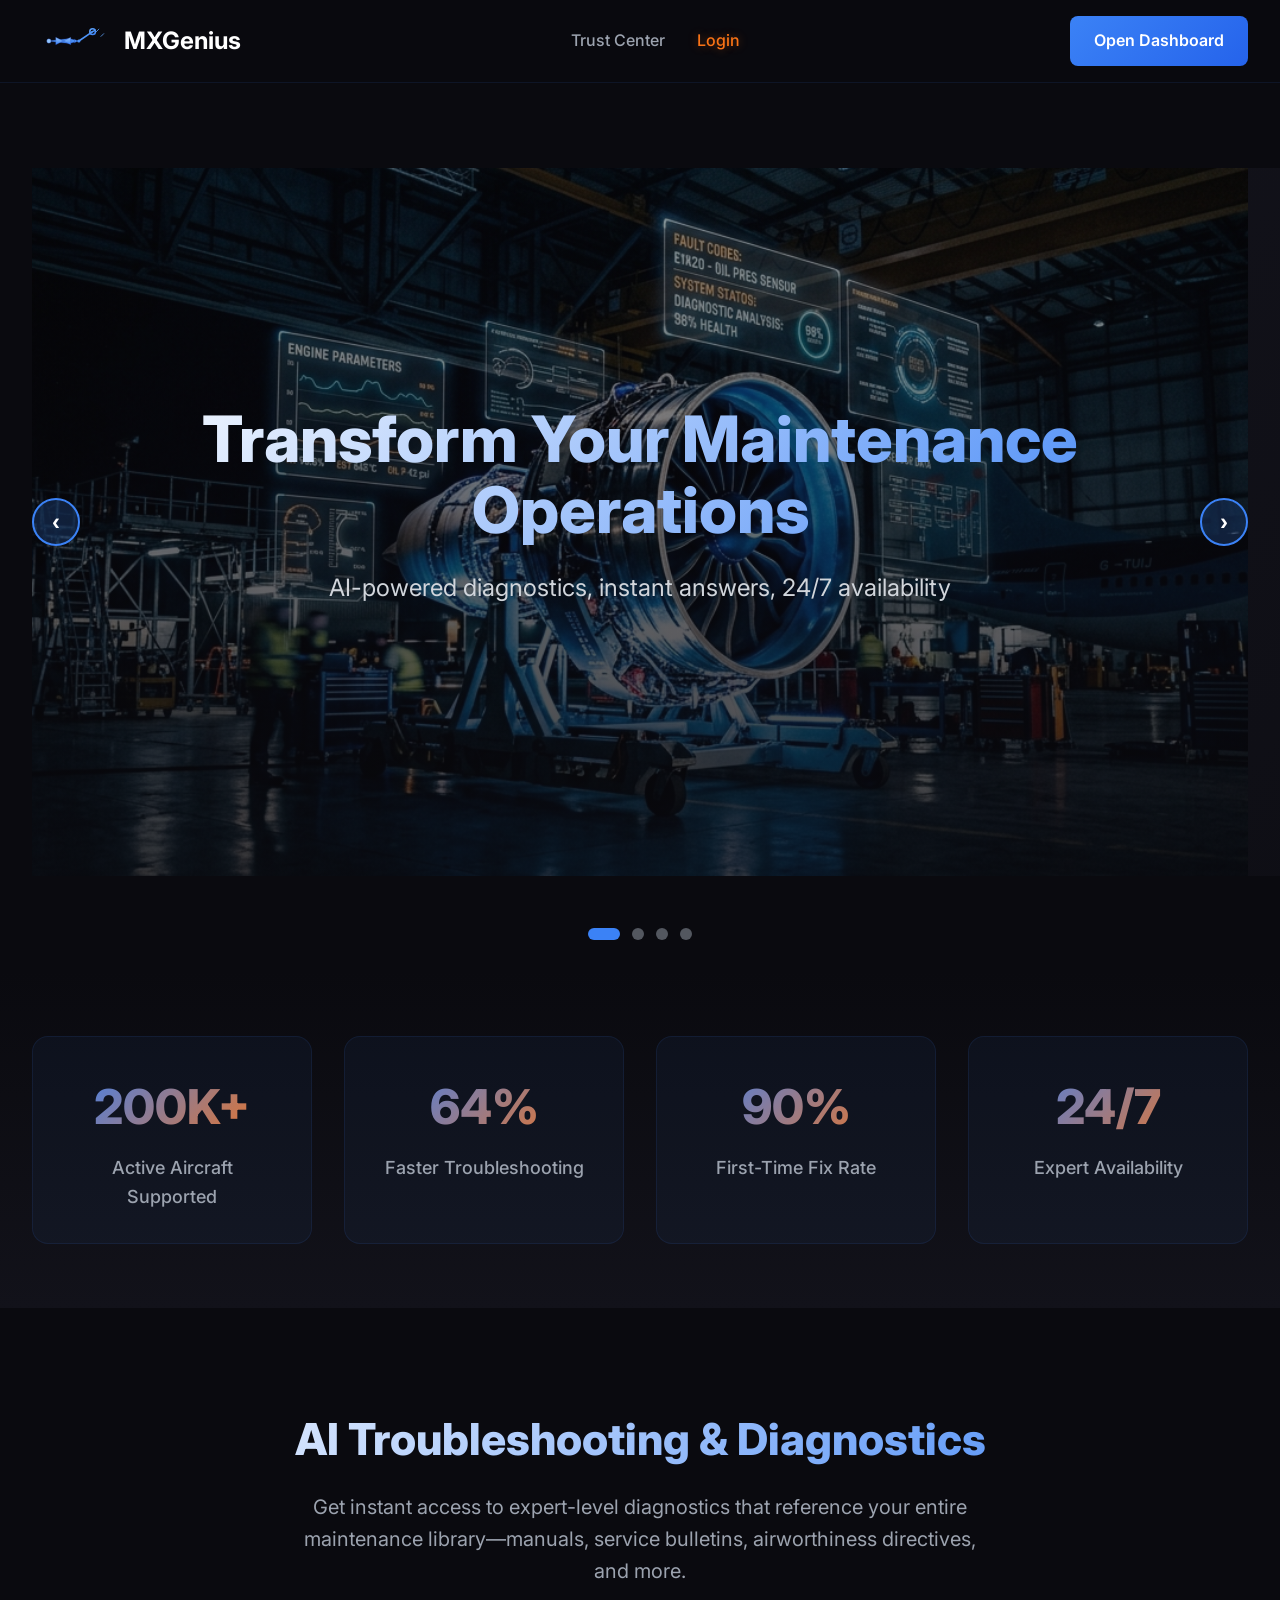
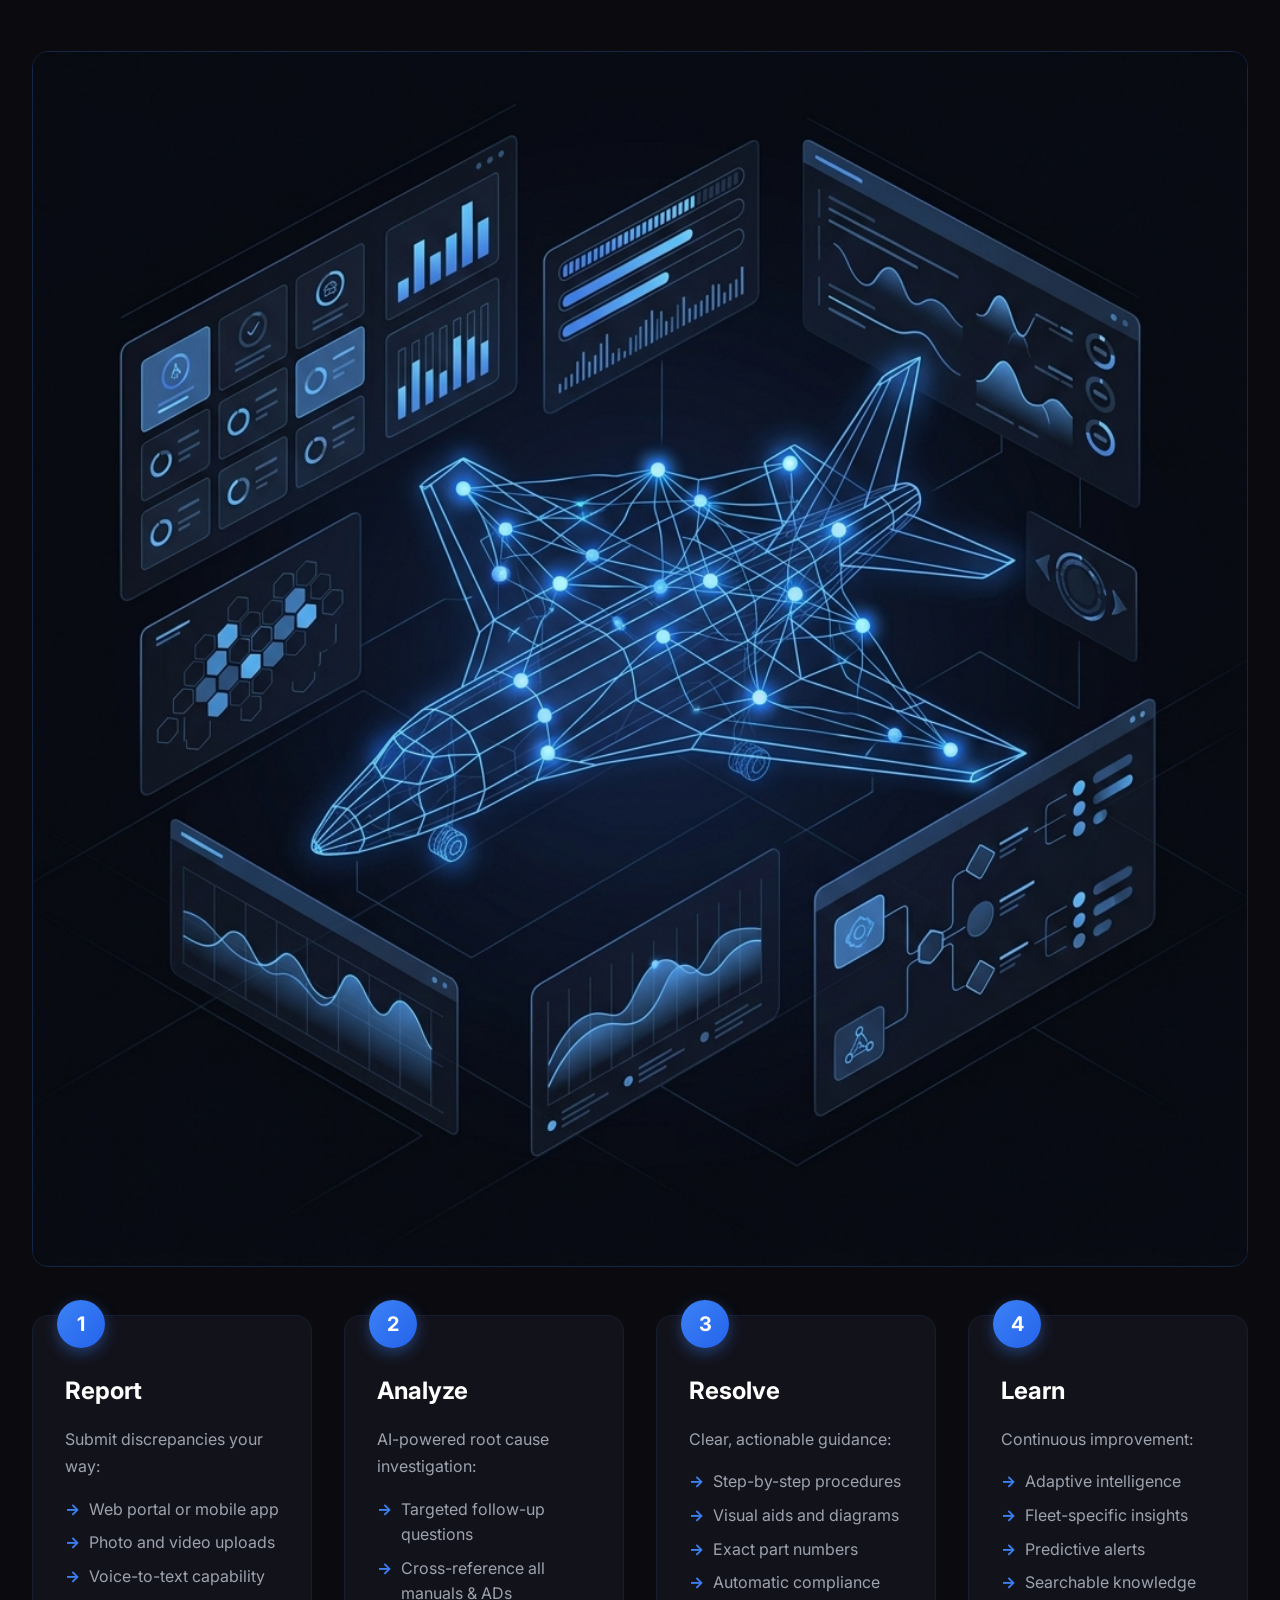
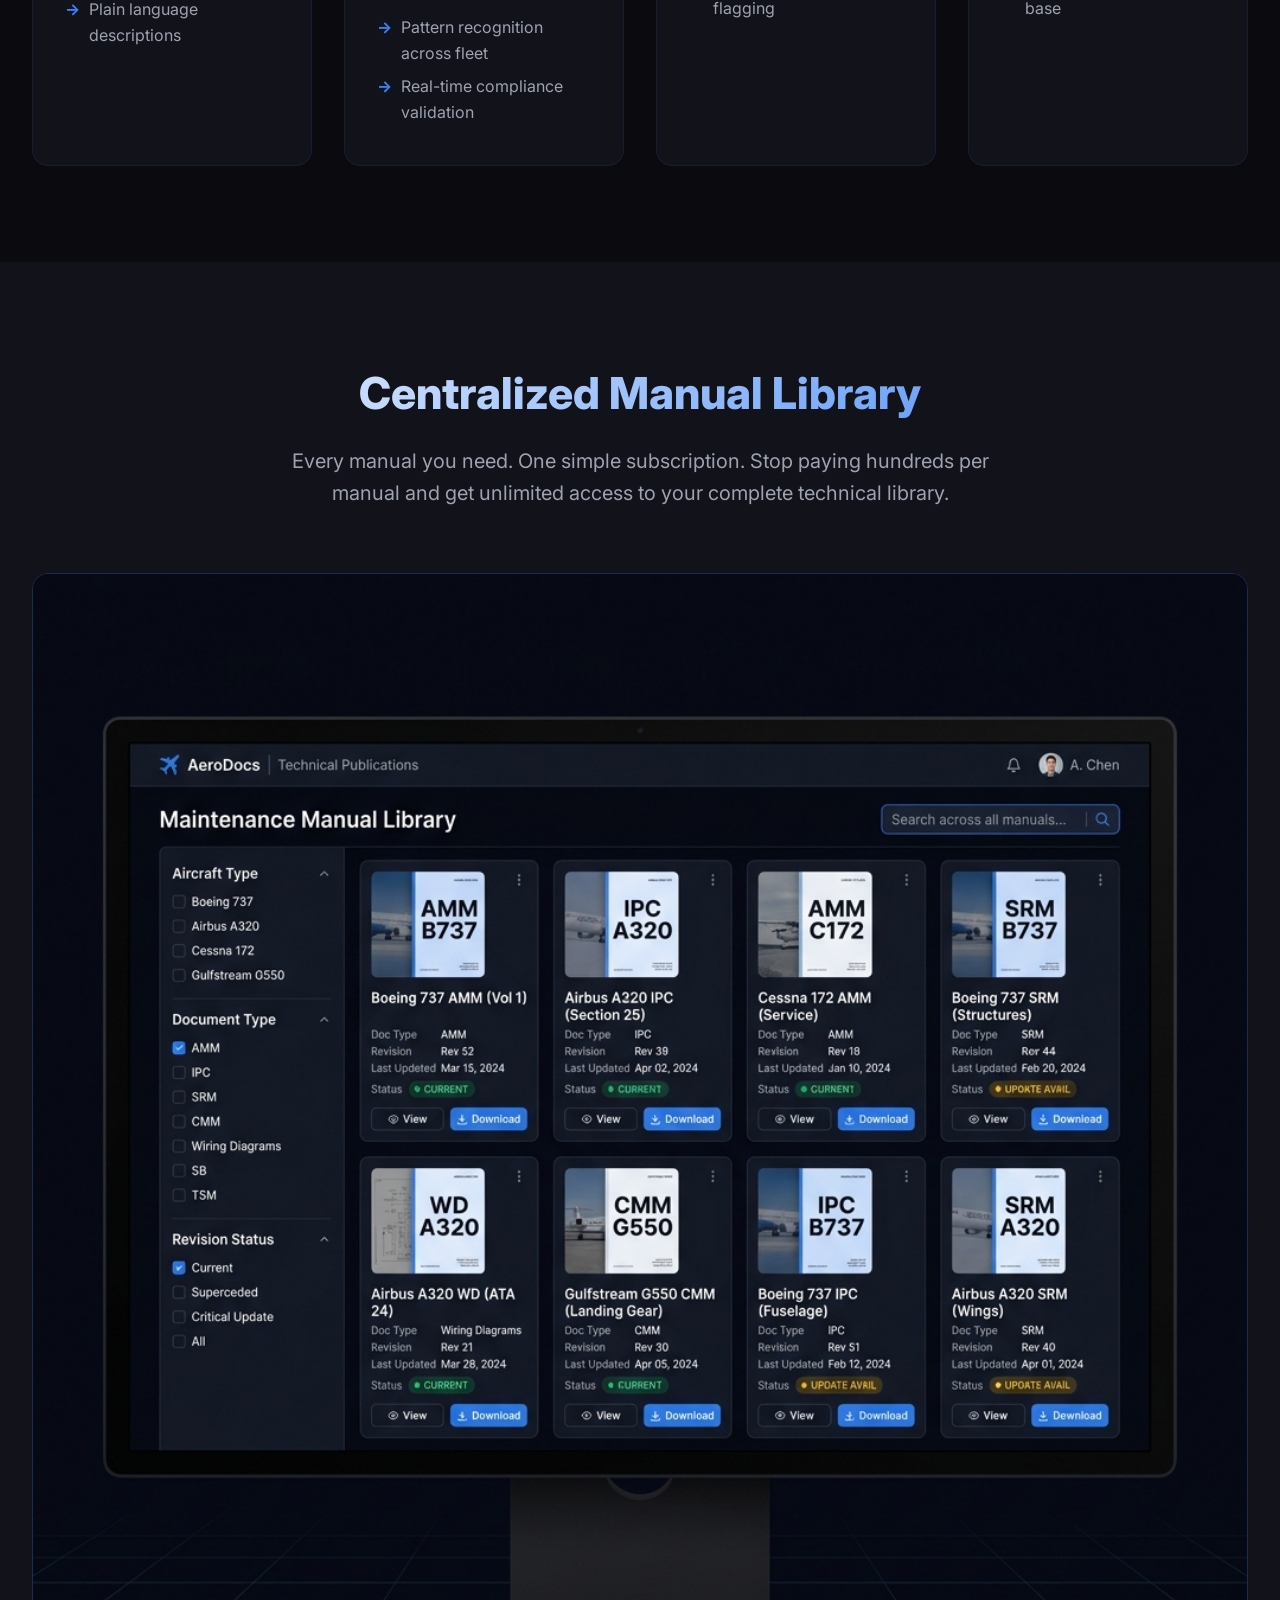
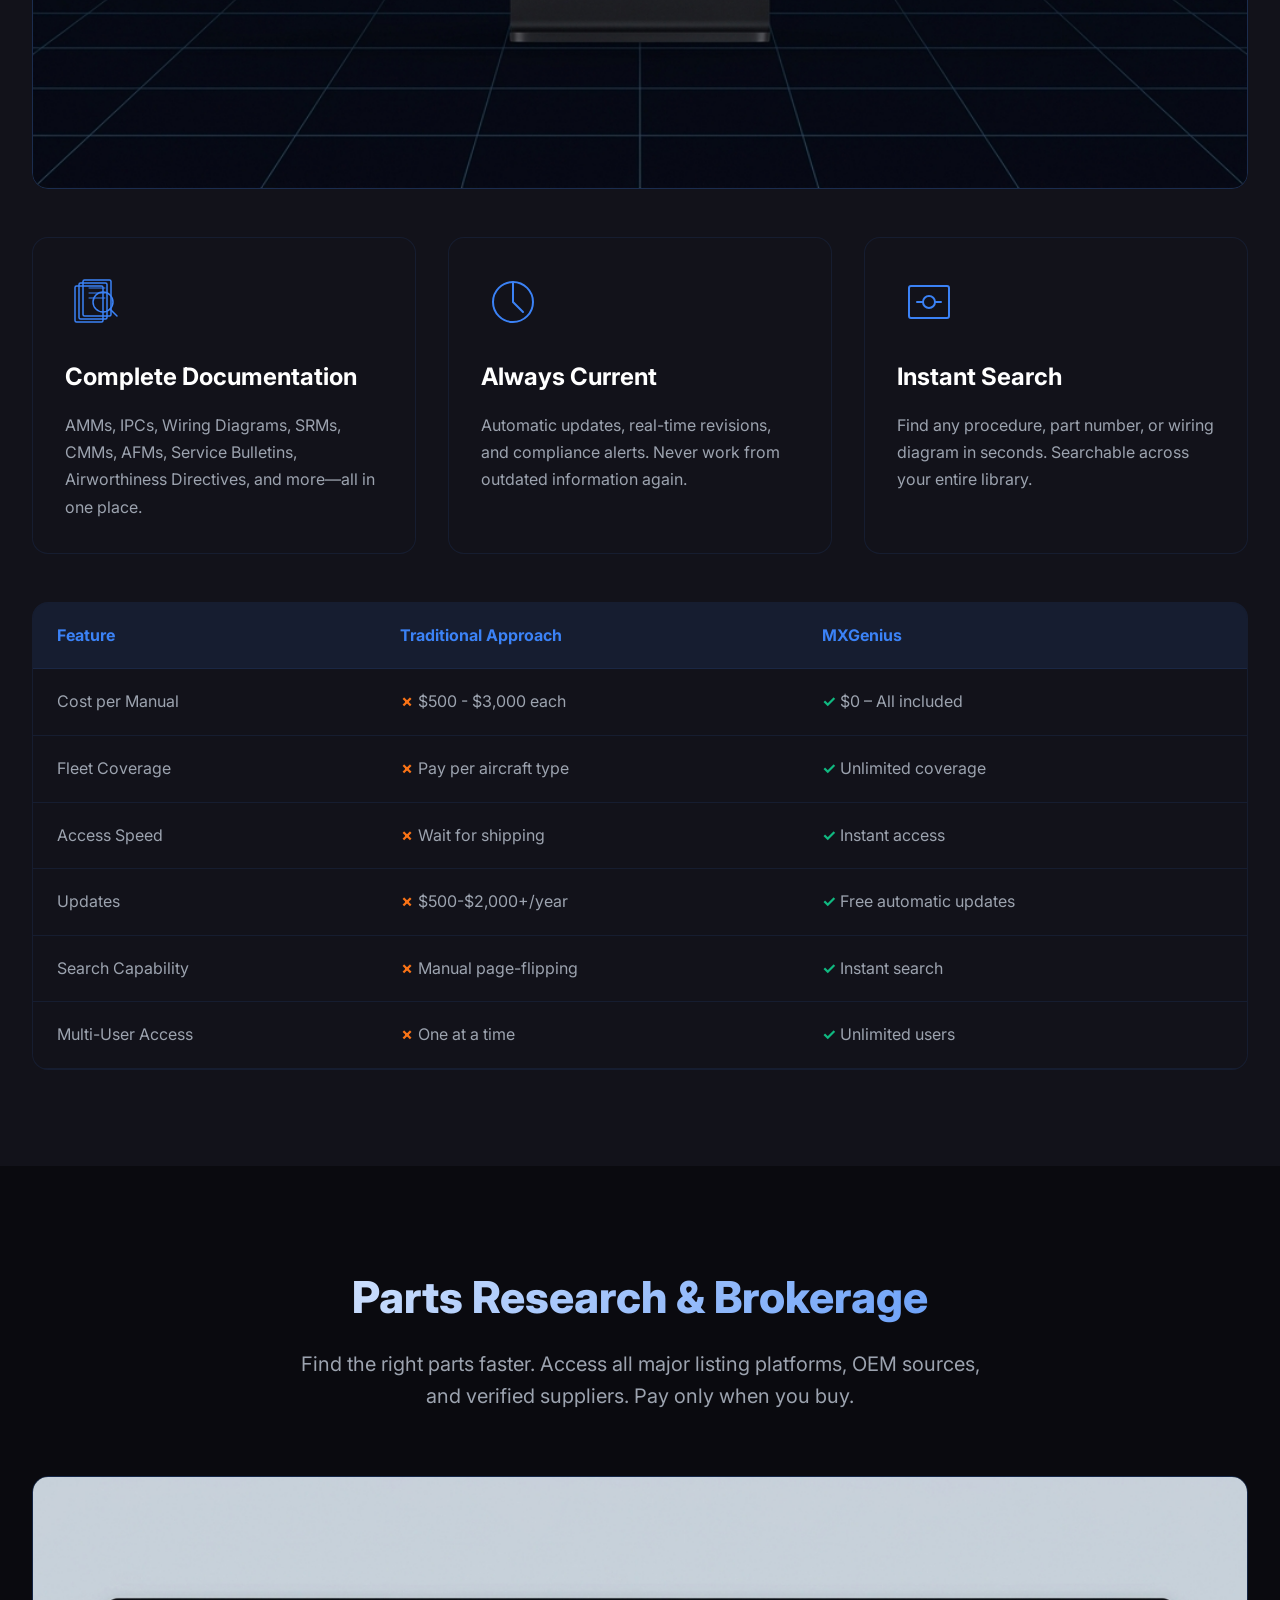
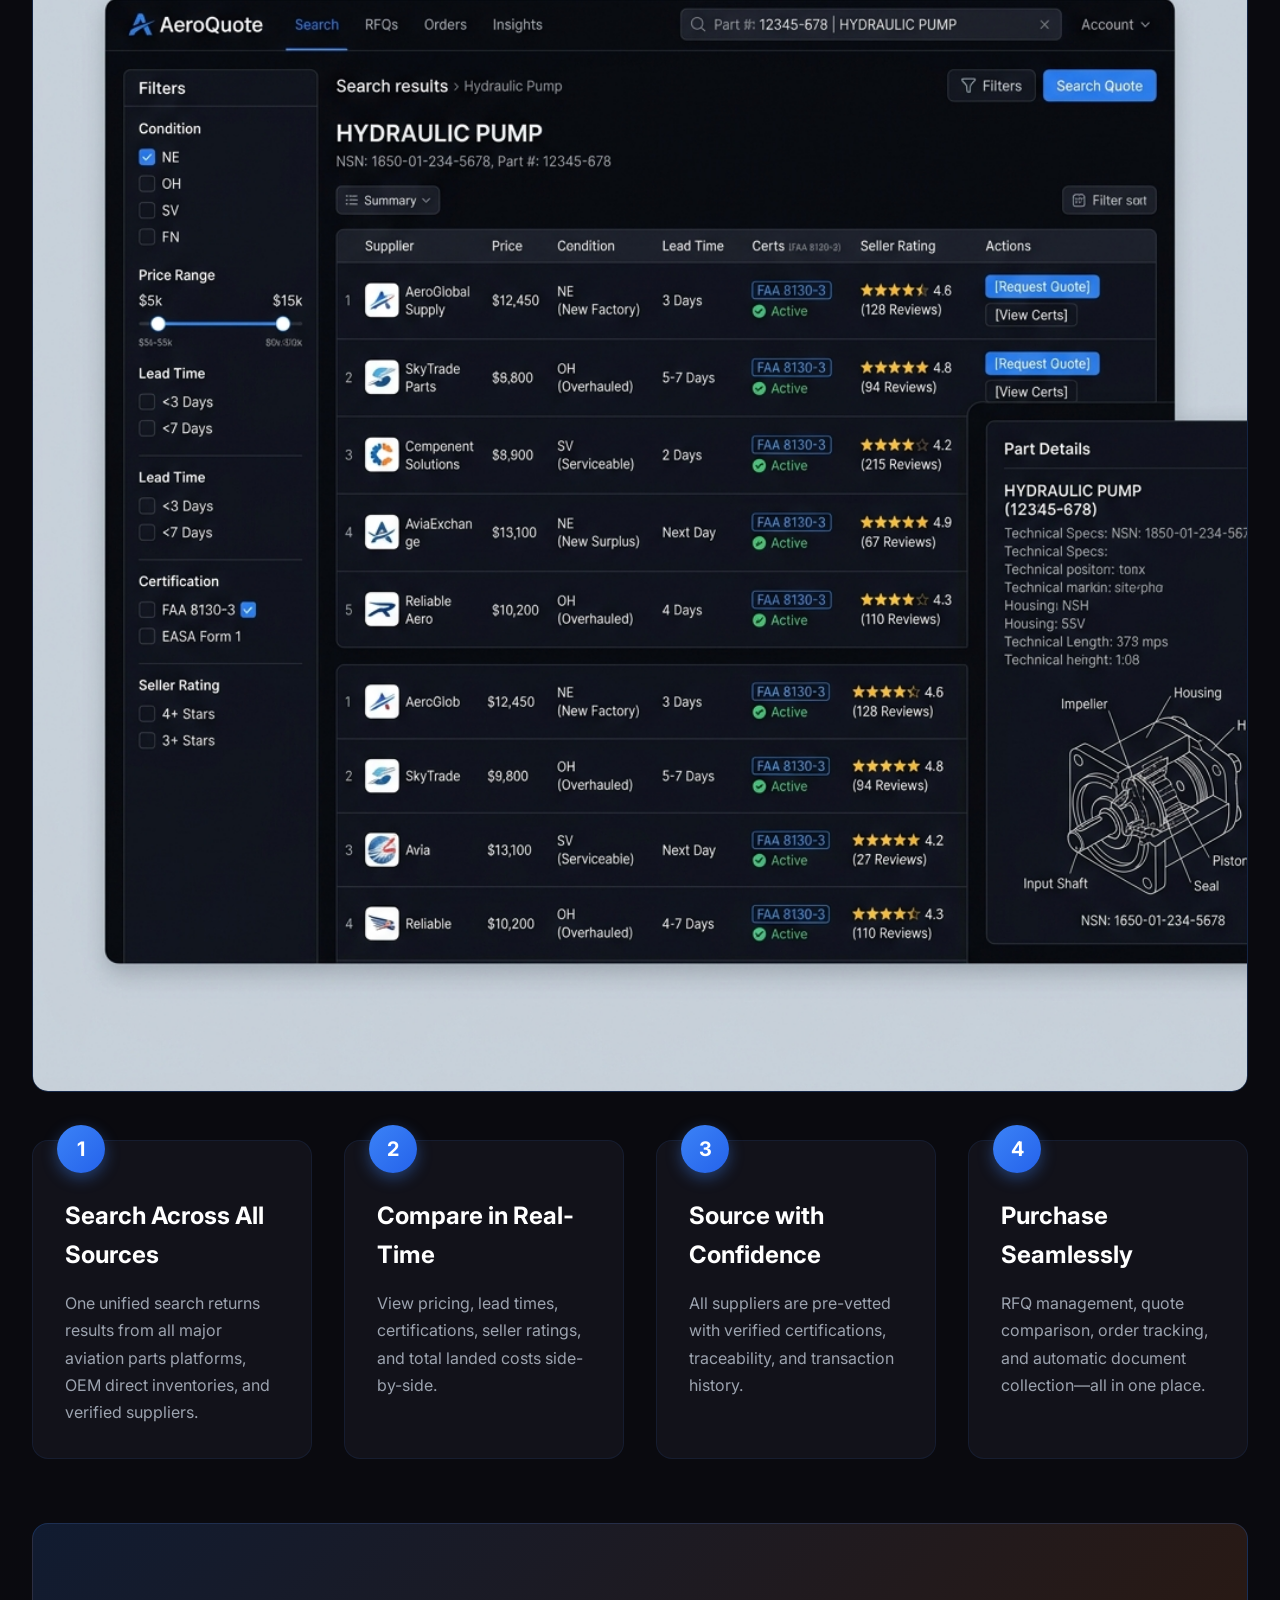
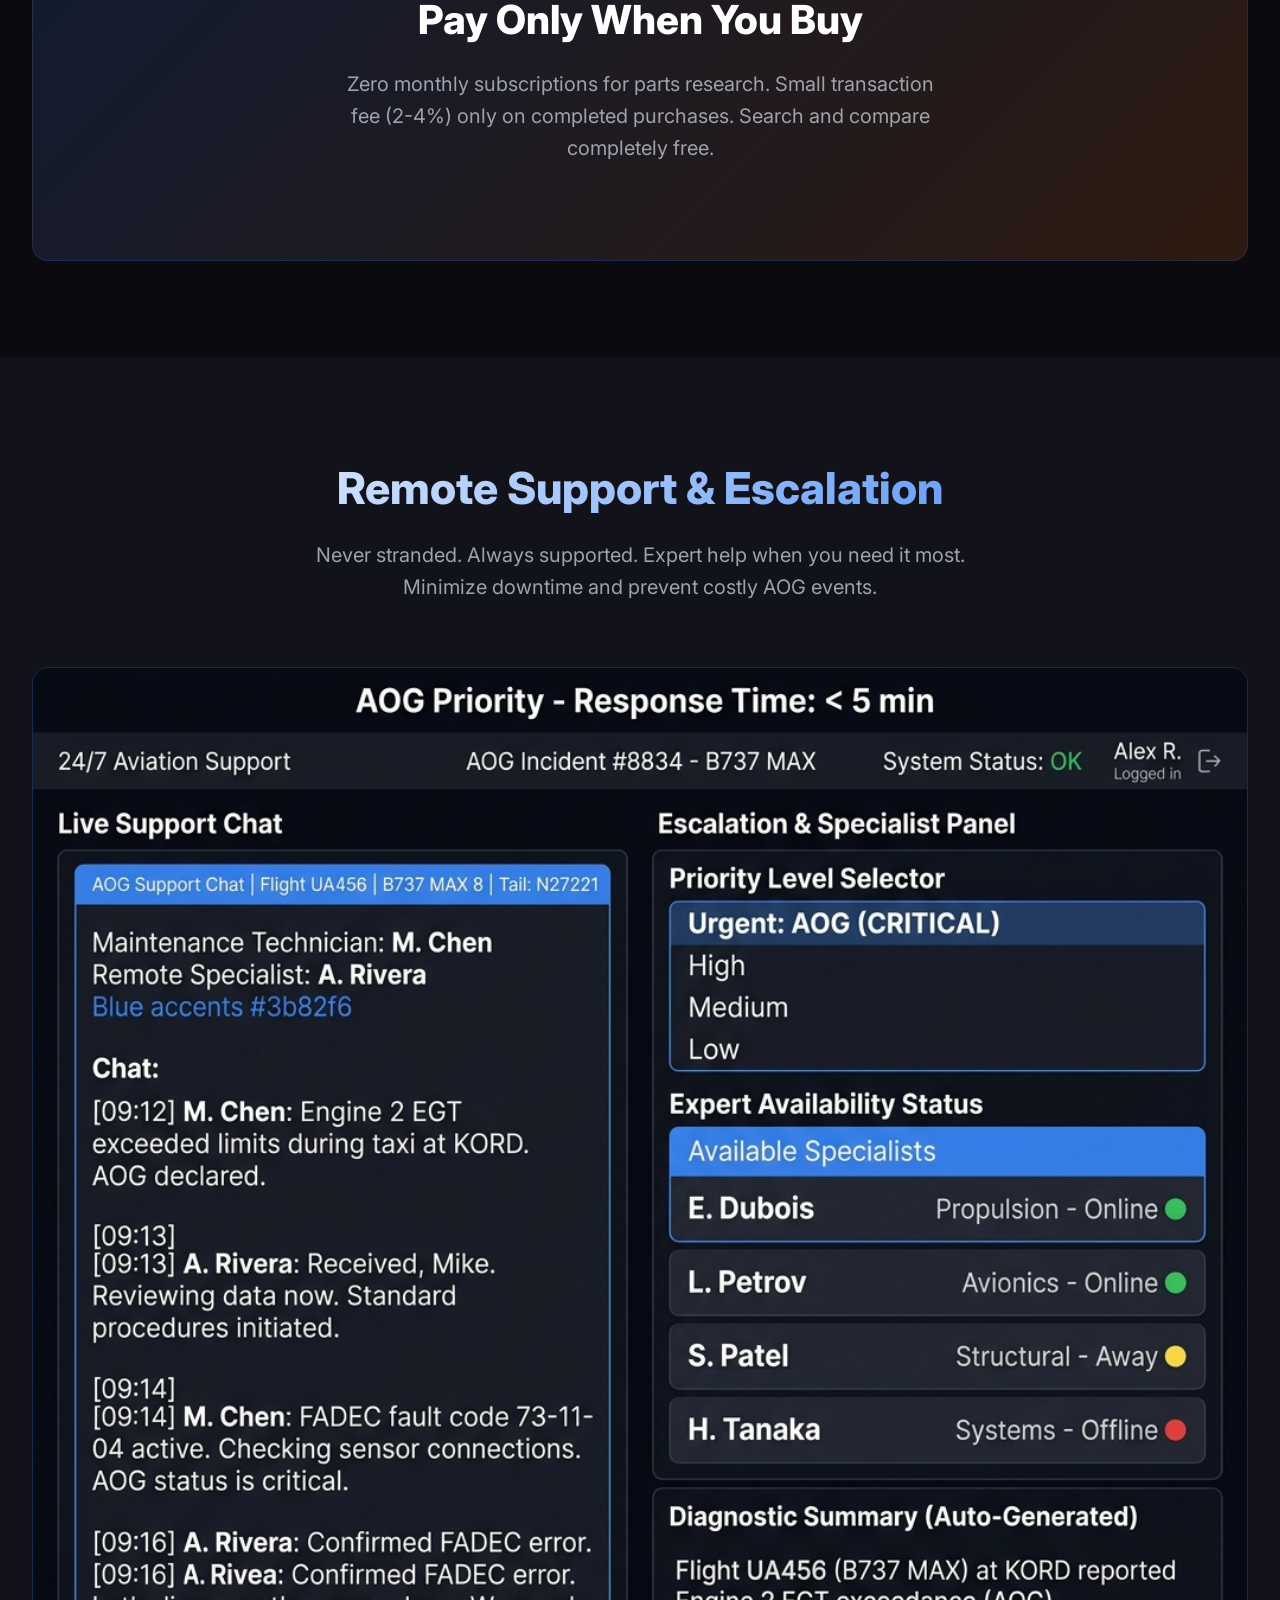
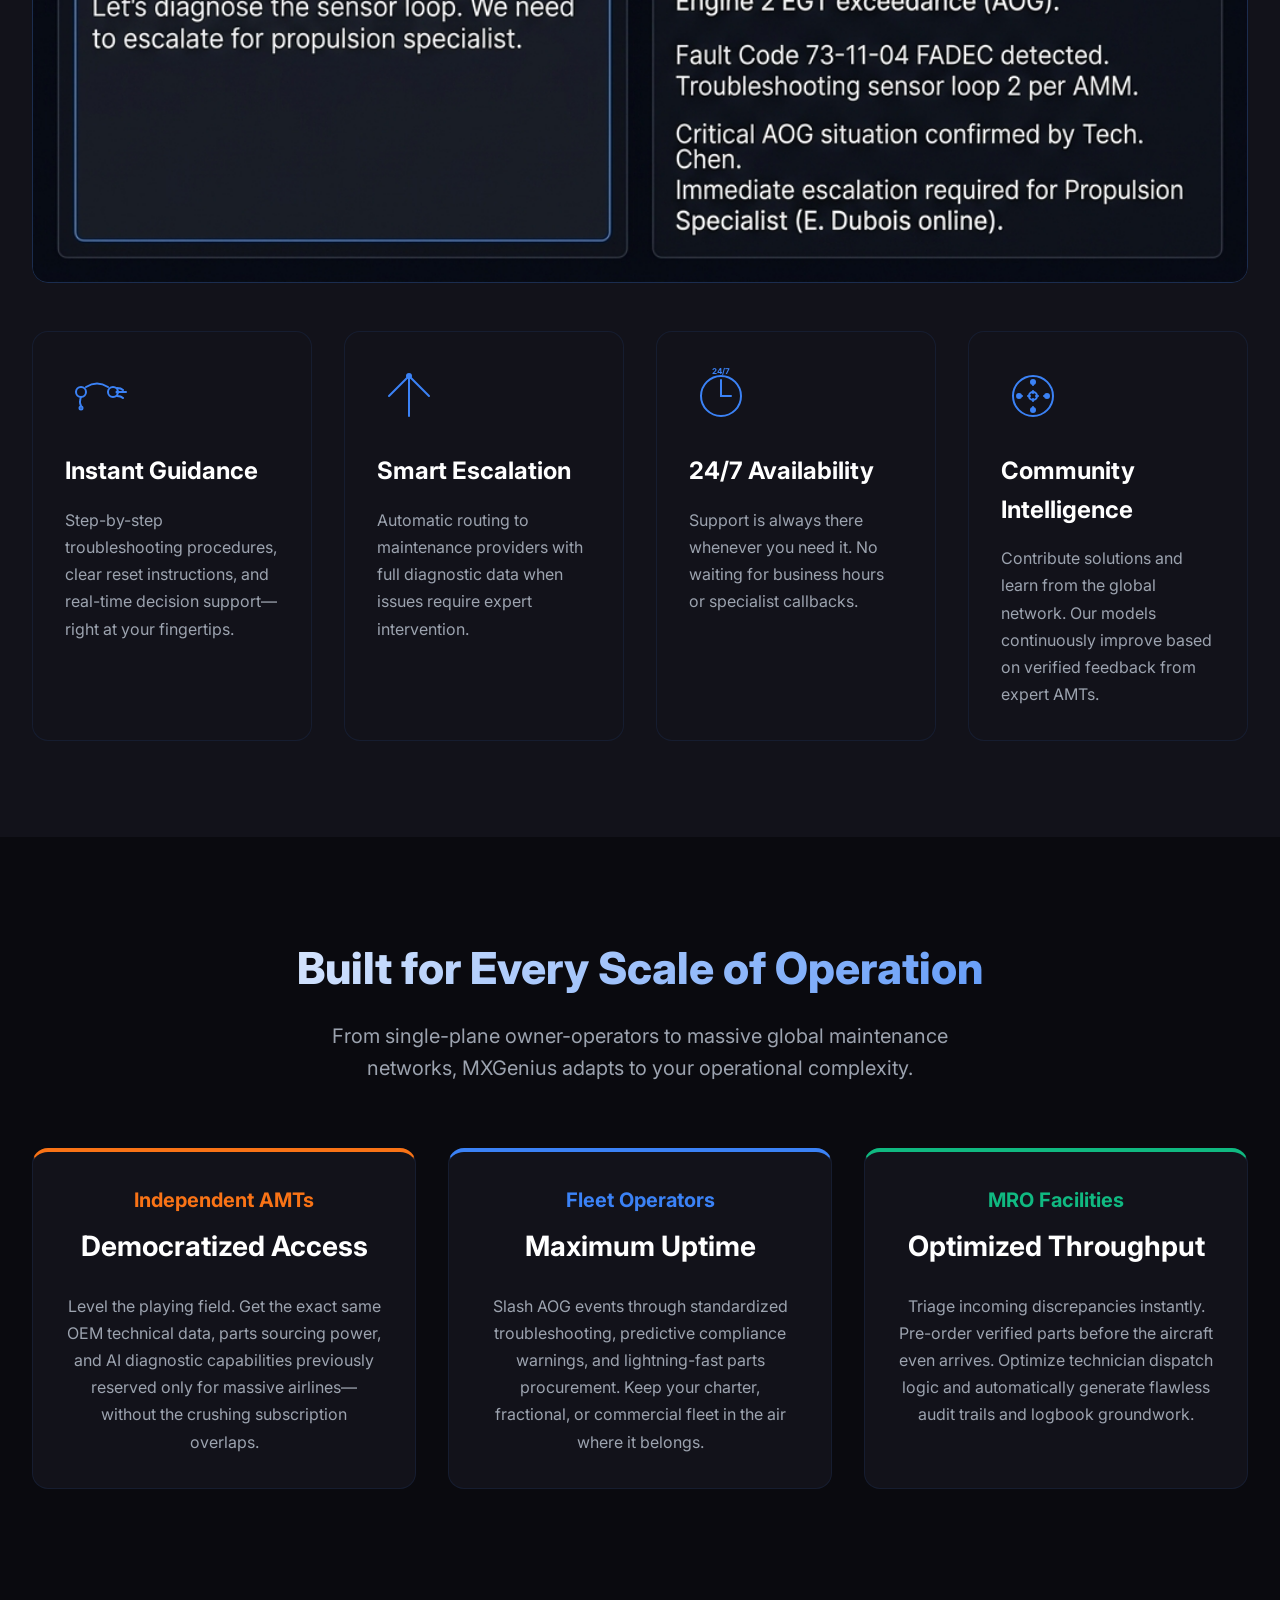
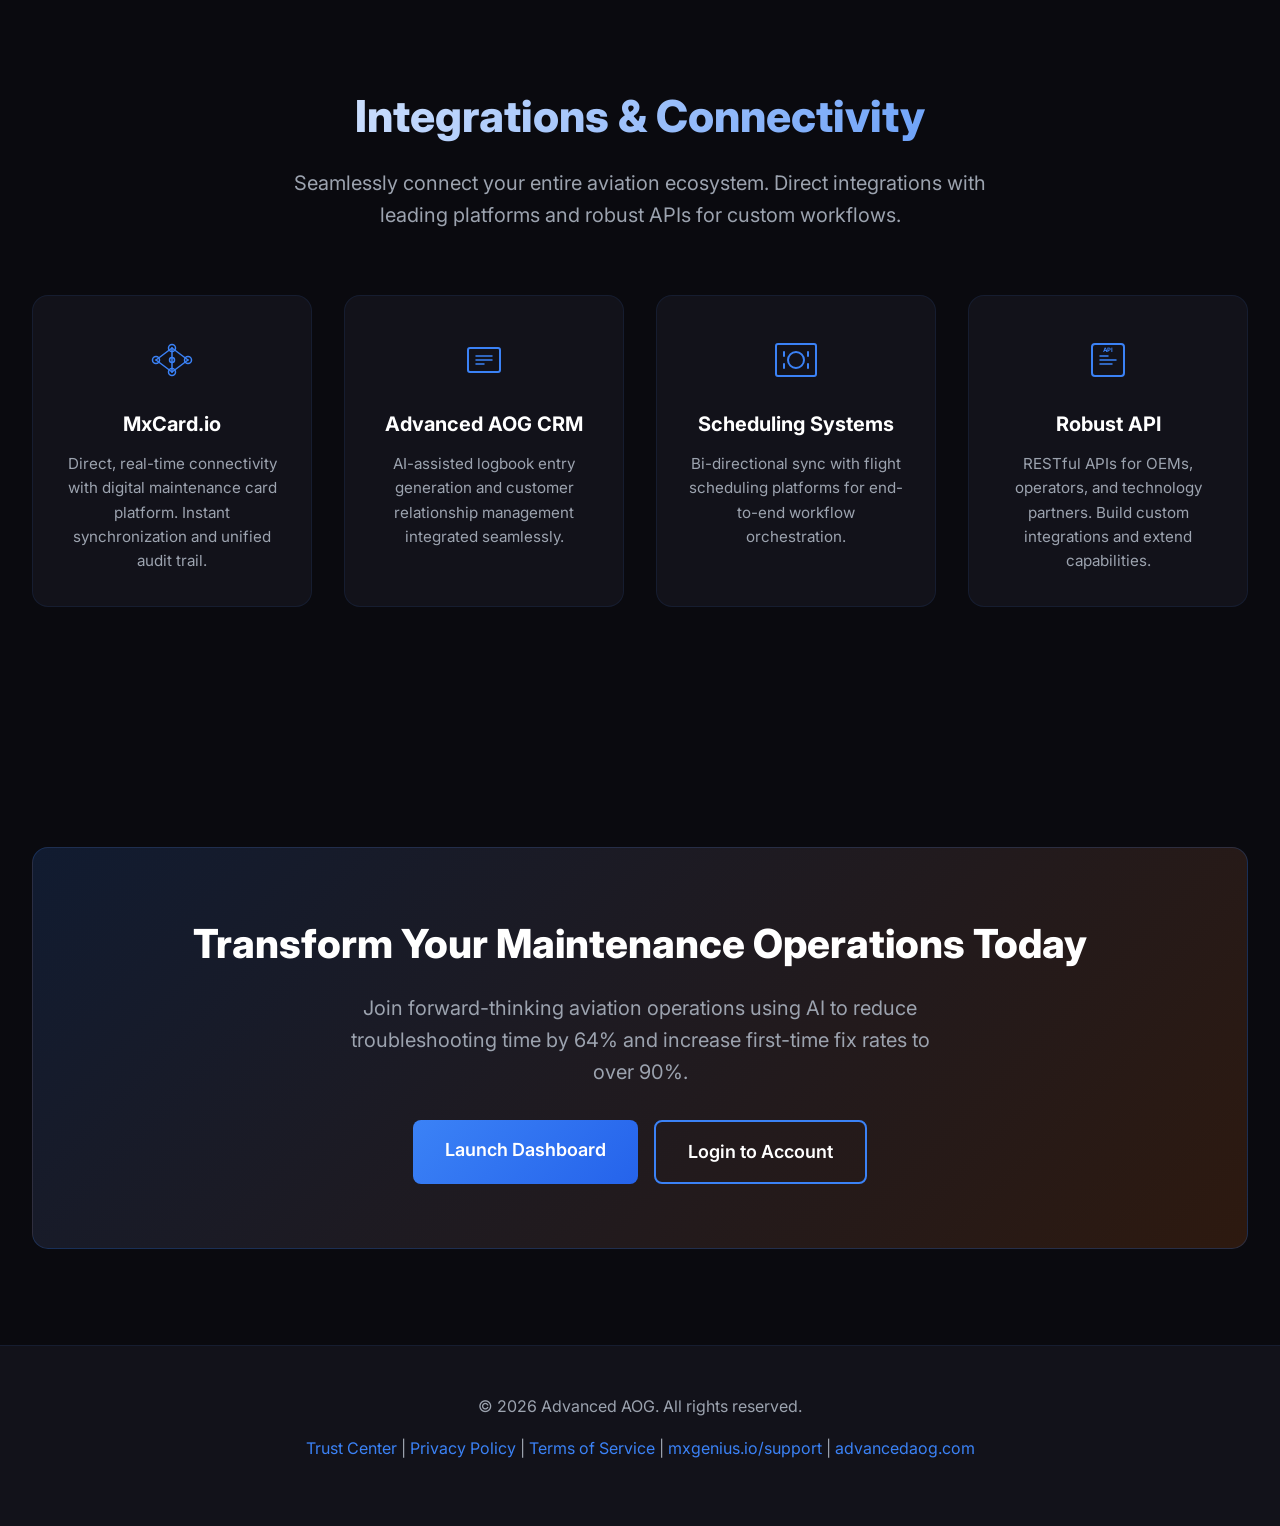
<file: index.html>
<!DOCTYPE html>
<html lang="en">
<head>
    <meta charset="UTF-8">
    <meta name="viewport" content="width=device-width, initial-scale=1.0">
    <title>MXGenius - AI-Powered Aircraft Maintenance Platform</title>
    <link rel="preconnect" href="https://fonts.googleapis.com">
    <link rel="preconnect" href="https://fonts.gstatic.com" crossorigin>
    <link href="https://fonts.googleapis.com/css2?family=Inter:wght@300;400;500;600;700;800&display=swap" rel="stylesheet">
    <style>
        * {
            margin: 0;
            padding: 0;
            box-sizing: border-box;
        }

        :root {
            --bg-dark: #0a0a0f;
            --card-bg: #12121a;
            --primary-blue: #3b82f6;
            --accent-orange: #f97316;
            --text-white: #ffffff;
            --text-gray: #9ca3af;
            --text-light-gray: #d1d5db;
        }

        html {
            scroll-behavior: smooth;
        }

        body {
            font-family: 'Inter', -apple-system, BlinkMacSystemFont, sans-serif;
            background-color: var(--bg-dark);
            color: var(--text-white);
            line-height: 1.6;
            overflow-x: hidden;
        }

        /* Navigation */
        nav {
            position: fixed;
            top: 0;
            width: 100%;
            background: rgba(10, 10, 15, 0.95);
            backdrop-filter: blur(10px);
            z-index: 1000;
            border-bottom: 1px solid rgba(59, 130, 246, 0.1);
        }

        .nav-container {
            max-width: 1280px;
            margin: 0 auto;
            padding: 1rem 2rem;
            display: flex;
            justify-content: space-between;
            align-items: center;
        }

        .logo {
            display: flex;
            align-items: center;
            gap: 0.75rem;
            font-size: 1.5rem;
            font-weight: 700;
            color: var(--text-white);
            text-decoration: none;
        }

        .logo svg {
            width: 80px;
            height: 40px;
        }

        .nav-links {
            display: flex;
            gap: 2rem;
            list-style: none;
        }

        .nav-links a {
            color: var(--text-gray);
            text-decoration: none;
            font-weight: 500;
            transition: color 0.3s ease;
        }

        .nav-links a:hover {
            color: var(--primary-blue);
        }

        .nav-links a.nav-special {
            color: var(--accent-orange);
            position: relative;
            text-shadow: 0 0 10px rgba(249, 115, 22, 0.4);
        }

        .nav-links a.nav-special:hover {
            color: #fb923c;
            text-shadow: 0 0 15px rgba(249, 115, 22, 0.8);
        }

        .nav-links a.nav-special::after {
            content: '';
            position: absolute;
            bottom: -4px;
            left: 0;
            width: 100%;
            height: 2px;
            background: var(--accent-orange);
            box-shadow: 0 0 10px var(--accent-orange);
            transform: scaleX(0);
            transition: transform 0.3s ease;
        }

        .nav-links a.nav-special:hover::after {
            transform: scaleX(1);
        }

        .cta-button {
            padding: 0.75rem 1.5rem;
            background: linear-gradient(135deg, var(--primary-blue), #2563eb);
            color: var(--text-white);
            text-decoration: none;
            border-radius: 0.5rem;
            font-weight: 600;
            transition: all 0.3s ease;
            border: none;
            cursor: pointer;
        }

        .cta-button:hover {
            transform: translateY(-2px);
            box-shadow: 0 10px 25px rgba(59, 130, 246, 0.3);
        }

        .cta-button.secondary {
            background: transparent;
            border: 2px solid var(--primary-blue);
        }

        .cta-button.secondary:hover {
            background: rgba(59, 130, 246, 0.1);
        }

        /* Hero Carousel Styles */
        .hero-carousel {
            position: relative;
            width: 100%;
            height: 100vh;
            overflow: hidden;
            margin-top: 72px;
        }

        .carousel-container {
            display: flex;
            transition: transform 0.5s ease-in-out;
            height: 100%;
        }

        .carousel-slide {
            min-width: 100%;
            height: 100%;
            display: flex;
            align-items: center;
            justify-content: center;
            position: relative;
        }

        /* Video Card Styles */
        .video-card {
            width: 100%;
            height: 100%;
            position: relative;
            background: linear-gradient(135deg, #0a0a0f 0%, #1a1a2e 100%);
            display: flex;
            align-items: center;
            justify-content: center;
        }

        .video-placeholder {
            width: 100%;
            height: 100%;
            background: linear-gradient(135deg, rgba(59, 130, 246, 0.1), rgba(10, 10, 15, 0.9));
            display: flex;
            align-items: center;
            justify-content: center;
            position: relative;
        }

        .video-overlay {
            position: absolute;
            top: 0;
            left: 0;
            width: 100%;
            height: 100%;
            background: linear-gradient(to bottom, rgba(10, 10, 15, 0.4), rgba(10, 10, 15, 0.8));
            display: flex;
            flex-direction: column;
            align-items: center;
            justify-content: center;
            text-align: center;
            padding: 2rem;
            z-index: 2;
        }

        .video-overlay h1 {
            font-size: 4rem;
            font-weight: 800;
            line-height: 1.1;
            margin-bottom: 1.5rem;
            background: linear-gradient(135deg, var(--text-white), var(--primary-blue));
            -webkit-background-clip: text;
            -webkit-text-fill-color: transparent;
            background-clip: text;
        }

        .video-overlay .subtitle {
            font-size: 1.5rem;
            color: var(--text-light-gray);
            margin-bottom: 2rem;
            max-width: 800px;
        }

        .video-placeholder-text {
            position: absolute;
            bottom: 4rem;
            left: 50%;
            transform: translateX(-50%);
            background: rgba(59, 130, 246, 0.15);
            border: 2px dashed var(--primary-blue);
            padding: 1.5rem 2rem;
            border-radius: 0.5rem;
            color: var(--primary-blue);
            font-weight: 600;
            font-size: 1rem;
            text-align: center;
            max-width: 90%;
            z-index: 3;
        }

        /* Feature Card Styles */
        .feature-carousel-card {
            width: 100%;
            height: 100%;
            display: flex;
            flex-direction: column;
            align-items: center;
            justify-content: center;
            text-align: center;
            padding: 4rem 2rem;
            background: linear-gradient(135deg, rgba(18, 18, 26, 0.9), rgba(10, 10, 15, 0.95));
            position: relative;
        }

        .feature-carousel-card::before {
            content: '';
            position: absolute;
            top: -50%;
            right: -20%;
            width: 100%;
            height: 100%;
            background: radial-gradient(circle, rgba(59, 130, 246, 0.1) 0%, transparent 70%);
            pointer-events: none;
        }

        .feature-carousel-icon {
            width: 120px;
            height: 120px;
            margin-bottom: 2rem;
            display: flex;
            align-items: center;
            justify-content: center;
            background: rgba(59, 130, 246, 0.1);
            border-radius: 50%;
            border: 2px solid var(--primary-blue);
        }

        .feature-carousel-icon svg {
            width: 64px;
            height: 64px;
        }

        .feature-carousel-card h2 {
            font-size: 3rem;
            font-weight: 800;
            margin-bottom: 1.5rem;
            color: var(--text-white);
        }

        .feature-carousel-card p {
            font-size: 1.5rem;
            color: var(--text-gray);
            max-width: 600px;
            margin-bottom: 2rem;
        }

        .carousel-placeholder {
            background: rgba(59, 130, 246, 0.05);
            border: 2px dashed var(--primary-blue);
            padding: 2rem;
            border-radius: 0.5rem;
            color: var(--primary-blue);
            font-weight: 600;
            margin-top: 2rem;
            max-width: 600px;
        }

        /* Carousel Navigation */
        .carousel-dots {
            position: absolute;
            bottom: 2rem;
            left: 50%;
            transform: translateX(-50%);
            display: flex;
            gap: 0.75rem;
            z-index: 10;
        }

        .carousel-dot {
            width: 12px;
            height: 12px;
            border-radius: 50%;
            background: rgba(156, 163, 175, 0.5);
            cursor: pointer;
            transition: all 0.3s ease;
            border: none;
            padding: 0;
        }

        .carousel-dot.active {
            background: var(--primary-blue);
            width: 32px;
            border-radius: 6px;
        }

        .carousel-arrow {
            position: absolute;
            top: 50%;
            transform: translateY(-50%);
            background: rgba(59, 130, 246, 0.2);
            border: 2px solid var(--primary-blue);
            color: var(--text-white);
            width: 48px;
            height: 48px;
            border-radius: 50%;
            display: flex;
            align-items: center;
            justify-content: center;
            cursor: pointer;
            transition: all 0.3s ease;
            z-index: 10;
            font-size: 1.5rem;
            font-weight: 700;
        }

        .carousel-arrow:hover {
            background: rgba(59, 130, 246, 0.4);
            transform: translateY(-50%) scale(1.1);
        }

        .carousel-arrow.left {
            left: 2rem;
        }

        .carousel-arrow.right {
            right: 2rem;
        }

        /* Media Placeholder Styles */
        .media-placeholder {
            background: rgba(59, 130, 246, 0.05);
            border: 2px dashed var(--primary-blue);
            border-radius: 1rem;
            padding: 4rem 2rem;
            text-align: center;
            margin: 2rem 0;
            min-height: 400px;
            display: flex;
            flex-direction: column;
            align-items: center;
            justify-content: center;
        }

        .media-placeholder-title {
            font-size: 1.5rem;
            font-weight: 700;
            color: var(--primary-blue);
            margin-bottom: 1rem;
        }

        .media-placeholder-note {
            font-size: 1rem;
            color: var(--text-gray);
            font-style: italic;
            max-width: 600px;
        }

        /* Stats Section */
        .stats {
            padding: 4rem 2rem;
            background: linear-gradient(180deg, var(--bg-dark) 0%, var(--card-bg) 100%);
        }

        .stats-container {
            max-width: 1280px;
            margin: 0 auto;
            display: grid;
            grid-template-columns: repeat(auto-fit, minmax(250px, 1fr));
            gap: 2rem;
        }

        .stat-card {
            text-align: center;
            padding: 2rem;
            background: rgba(59, 130, 246, 0.05);
            border-radius: 1rem;
            border: 1px solid rgba(59, 130, 246, 0.1);
            transition: all 0.3s ease;
        }

        .stat-card:hover {
            border-color: var(--primary-blue);
            box-shadow: 0 10px 30px rgba(59, 130, 246, 0.2);
            transform: translateY(-5px);
        }

        .stat-number {
            font-size: 3rem;
            font-weight: 800;
            background: linear-gradient(135deg, var(--primary-blue), var(--accent-orange));
            -webkit-background-clip: text;
            -webkit-text-fill-color: transparent;
            background-clip: text;
            margin-bottom: 0.5rem;
        }

        .stat-label {
            font-size: 1.125rem;
            color: var(--text-gray);
            font-weight: 500;
        }

        /* Section Styles */
        section {
            padding: 6rem 2rem;
            position: relative;
        }

        .section-container {
            max-width: 1280px;
            margin: 0 auto;
        }

        .section-header {
            text-align: center;
            margin-bottom: 4rem;
        }

        .section-header h2 {
            font-size: 2.75rem;
            font-weight: 800;
            margin-bottom: 1rem;
            background: linear-gradient(135deg, var(--text-white), var(--primary-blue));
            -webkit-background-clip: text;
            -webkit-text-fill-color: transparent;
            background-clip: text;
        }

        .section-header p {
            font-size: 1.25rem;
            color: var(--text-gray);
            max-width: 700px;
            margin: 0 auto;
        }

        /* Feature Cards */
        .features-grid {
            display: grid;
            grid-template-columns: repeat(auto-fit, minmax(280px, 1fr));
            gap: 2rem;
            margin-top: 3rem;
        }

        .feature-card {
            background: var(--card-bg);
            padding: 2rem;
            border-radius: 1rem;
            border: 1px solid rgba(59, 130, 246, 0.1);
            transition: all 0.3s ease;
            position: relative;
            overflow: hidden;
        }

        .feature-card::before {
            content: '';
            position: absolute;
            top: 0;
            left: 0;
            width: 100%;
            height: 4px;
            background: linear-gradient(90deg, var(--primary-blue), var(--accent-orange));
            transform: scaleX(0);
            transform-origin: left;
            transition: transform 0.3s ease;
        }

        .feature-card:hover {
            border-color: var(--primary-blue);
            box-shadow: 0 15px 40px rgba(59, 130, 246, 0.2);
            transform: translateY(-8px);
        }

        .feature-card:hover::before {
            transform: scaleX(1);
        }

        .feature-icon {
            width: 64px;
            height: 64px;
            margin-bottom: 1.5rem;
            display: flex;
            align-items: center;
            justify-content: center;
        }

        .feature-icon svg {
            width: 100%;
            height: 100%;
        }

        .feature-card h3 {
            font-size: 1.5rem;
            font-weight: 700;
            margin-bottom: 1rem;
            color: var(--text-white);
        }

        .feature-card p {
            color: var(--text-gray);
            line-height: 1.7;
        }

        /* Process Steps */
        .process-grid {
            display: grid;
            grid-template-columns: repeat(auto-fit, minmax(250px, 1fr));
            gap: 2rem;
            margin-top: 3rem;
        }

        .process-step {
            background: var(--card-bg);
            padding: 2rem;
            border-radius: 1rem;
            border: 1px solid rgba(59, 130, 246, 0.1);
            position: relative;
            transition: all 0.3s ease;
        }

        .process-step:hover {
            border-color: var(--primary-blue);
            box-shadow: 0 10px 30px rgba(59, 130, 246, 0.2);
        }

        .step-number {
            position: absolute;
            top: -1rem;
            left: 1.5rem;
            width: 3rem;
            height: 3rem;
            background: linear-gradient(135deg, var(--primary-blue), #2563eb);
            border-radius: 50%;
            display: flex;
            align-items: center;
            justify-content: center;
            font-size: 1.25rem;
            font-weight: 700;
            box-shadow: 0 5px 15px rgba(59, 130, 246, 0.4);
        }

        .process-step h3 {
            font-size: 1.5rem;
            font-weight: 700;
            margin-top: 1.5rem;
            margin-bottom: 1rem;
            color: var(--text-white);
        }

        .process-step p {
            color: var(--text-gray);
            line-height: 1.7;
        }

        .process-step ul {
            list-style: none;
            margin-top: 1rem;
        }

        .process-step li {
            color: var(--text-gray);
            padding-left: 1.5rem;
            margin-bottom: 0.5rem;
            position: relative;
        }

        .process-step li::before {
            content: '→';
            position: absolute;
            left: 0;
            color: var(--primary-blue);
            font-weight: 700;
        }

        /* Comparison Table */
        .comparison-table {
            background: var(--card-bg);
            border-radius: 1rem;
            overflow: hidden;
            margin-top: 3rem;
            border: 1px solid rgba(59, 130, 246, 0.1);
        }

        .comparison-table table {
            width: 100%;
            border-collapse: collapse;
        }

        .comparison-table th,
        .comparison-table td {
            padding: 1.25rem 1.5rem;
            text-align: left;
            border-bottom: 1px solid rgba(59, 130, 246, 0.1);
        }

        .comparison-table th {
            background: rgba(59, 130, 246, 0.1);
            font-weight: 700;
            color: var(--primary-blue);
        }

        .comparison-table td {
            color: var(--text-gray);
        }

        .comparison-table tr:hover {
            background: rgba(59, 130, 246, 0.05);
        }

        .check {
            color: #10b981;
            font-weight: 700;
        }

        .cross {
            color: var(--accent-orange);
            font-weight: 700;
        }

        /* Integration Logos */
        .integration-grid {
            display: grid;
            grid-template-columns: repeat(auto-fit, minmax(200px, 1fr));
            gap: 2rem;
            margin-top: 3rem;
        }

        .integration-card {
            background: var(--card-bg);
            padding: 2rem;
            border-radius: 1rem;
            border: 1px solid rgba(59, 130, 246, 0.1);
            text-align: center;
            transition: all 0.3s ease;
        }

        .integration-card:hover {
            border-color: var(--primary-blue);
            box-shadow: 0 10px 30px rgba(59, 130, 246, 0.2);
            transform: translateY(-5px);
        }

        .integration-card h3 {
            font-size: 1.25rem;
            font-weight: 700;
            margin-bottom: 0.75rem;
            color: var(--text-white);
        }

        .integration-card p {
            color: var(--text-gray);
            font-size: 0.95rem;
        }

        .integration-icon {
            width: 64px;
            height: 64px;
            margin: 0 auto 1rem;
            display: flex;
            align-items: center;
            justify-content: center;
        }

        .integration-icon svg {
            width: 100%;
            height: 100%;
        }

        /* Final CTA Section */
        .final-cta {
            background: linear-gradient(135deg, rgba(59, 130, 246, 0.15), rgba(249, 115, 22, 0.15));
            border-radius: 1rem;
            padding: 4rem 2rem;
            text-align: center;
            margin-top: 3rem;
            border: 1px solid rgba(59, 130, 246, 0.2);
        }

        .final-cta h2 {
            font-size: 2.5rem;
            font-weight: 800;
            margin-bottom: 1rem;
        }

        .final-cta p {
            font-size: 1.25rem;
            color: var(--text-gray);
            margin-bottom: 2rem;
            max-width: 600px;
            margin-left: auto;
            margin-right: auto;
        }

        .final-cta .hero-ctas {
            margin-top: 2rem;
        }

        .hero-ctas {
            display: flex;
            gap: 1rem;
            justify-content: center;
            flex-wrap: wrap;
        }

        .hero-ctas .cta-button {
            padding: 1rem 2rem;
            font-size: 1.125rem;
        }

        /* Footer */
        footer {
            background: var(--card-bg);
            padding: 3rem 2rem;
            text-align: center;
            border-top: 1px solid rgba(59, 130, 246, 0.1);
        }

        footer p {
            color: var(--text-gray);
            margin-bottom: 1rem;
        }

        footer a {
            color: var(--primary-blue);
            text-decoration: none;
            transition: color 0.3s ease;
        }

        footer a:hover {
            color: var(--accent-orange);
        }

        /* Mobile Responsiveness */
        @media (max-width: 768px) {
            .nav-links {
                display: none;
            }

            .video-overlay h1 {
                font-size: 2.5rem;
            }

            .video-overlay .subtitle {
                font-size: 1.125rem;
            }

            .feature-carousel-card h2 {
                font-size: 2rem;
            }

            .feature-carousel-card p {
                font-size: 1.125rem;
            }

            .section-header h2 {
                font-size: 2rem;
            }

            .stat-number {
                font-size: 2.25rem;
            }

            .process-grid,
            .features-grid {
                grid-template-columns: 1fr;
            }

            .carousel-arrow {
                width: 40px;
                height: 40px;
                font-size: 1.25rem;
            }

            .carousel-arrow.left {
                left: 1rem;
            }

            .carousel-arrow.right {
                right: 1rem;
            }

            .media-placeholder {
                min-height: 300px;
                padding: 3rem 1.5rem;
            }

            .media-placeholder-title {
                font-size: 1.25rem;
            }

            .media-placeholder-note {
                font-size: 0.9rem;
            }
        }

        /* Scroll animations */
        @keyframes fadeInUp {
            from {
                opacity: 0;
                transform: translateY(30px);
            }
            to {
                opacity: 1;
                transform: translateY(0);
            }
        }

        .animate-on-scroll {
            animation: fadeInUp 0.6s ease-out;
        }
            .hamburger {
            display: none;
            color: var(--text-white);
            cursor: pointer;
        }
        
        @media (max-width: 960px) {
            .nav-links {
                display: none;
                flex-direction: column;
                position: absolute;
                top: 70px;
                left: 0;
                width: 100%;
                background: rgba(10, 10, 15, 0.98);
                backdrop-filter: blur(10px);
                padding: 20px;
                gap: 15px;
                border-bottom: 1px solid rgba(59, 130, 246, 0.2);
            }
            .nav-links.active {
                display: flex;
            }
            .hamburger {
                display: block;
            }
            #nav-cta {
                display: none;
            }
        }
    </style>
</head>
<body>
    <!-- Navigation -->
    <nav>
        <div class="nav-container">
            <a href="#" class="logo">
                <svg viewBox="0 0 128 64" xmlns="http://www.w3.org/2000/svg">
                    <defs>
                        <linearGradient id="blueGradient" x1="0%" y1="0%" x2="100%" y2="100%">
                            <stop offset="0%" style="stop-color:#60a5fa;stop-opacity:1" />
                            <stop offset="100%" style="stop-color:#3b82f6;stop-opacity:1" />
                        </linearGradient>
                        <linearGradient id="accentGradient" x1="0%" y1="0%" x2="0%" y2="100%">
                            <stop offset="0%" style="stop-color:#93c5fd;stop-opacity:1" />
                            <stop offset="100%" style="stop-color:#3b82f6;stop-opacity:1" />
                        </linearGradient>
                    </defs>
                    <g id="airplane">
                        <path d="M 25 32 L 60 28 L 75 32 L 60 36 Z" fill="url(#blueGradient)" stroke="#1e40af" stroke-width="0.5" stroke-linejoin="round"/>
                        <circle cx="27" cy="32" r="3.5" fill="#93c5fd" stroke="#1e40af" stroke-width="0.5"/>
                        <path d="M 50 32 L 38 26 L 38 38 Z" fill="url(#accentGradient)" stroke="#1e40af" stroke-width="0.5" stroke-linejoin="round"/>
                        <path d="M 50 32 L 62 26 L 62 38 Z" fill="url(#accentGradient)" stroke="#1e40af" stroke-width="0.5" stroke-linejoin="round"/>
                        <path d="M 72 32 L 68 29 L 68 35 Z" fill="url(#blueGradient)" stroke="#1e40af" stroke-width="0.5" stroke-linejoin="round"/>
                    </g>
                    <g id="wrench" transform="translate(75, 32)">
                        <line x1="0" y1="0" x2="22" y2="-15" stroke="url(#blueGradient)" stroke-width="2.5" stroke-linecap="round" stroke-linejoin="round"/>
                        <circle cx="22" cy="-15" r="4.5" fill="none" stroke="url(#blueGradient)" stroke-width="2.5" stroke-linecap="round"/>
                        <path d="M 18 -13 L 26 -17" stroke="url(#blueGradient)" stroke-width="2.5" stroke-linecap="round"/>
                        <circle cx="0" cy="0" r="2.5" fill="url(#blueGradient)"/>
                    </g>
                    <g id="sparks" opacity="0.8">
                        <line x1="102" y1="18" x2="105" y2="15" stroke="#60a5fa" stroke-width="1.5" stroke-linecap="round"/>
                        <line x1="104" y1="16" x2="107" y2="13" stroke="#60a5fa" stroke-width="1.5" stroke-linecap="round"/>
                        <line x1="110" y1="25" x2="113" y2="22" stroke="#60a5fa" stroke-width="1.2" stroke-linecap="round"/>
                        <line x1="112" y1="23" x2="115" y2="20" stroke="#60a5fa" stroke-width="1.2" stroke-linecap="round"/>
                    </g>
                </svg>
                <span>MXGenius</span>
            </a>
            <ul class="nav-links">
                  <li><a href="trust-center.html">Trust Center</a></li>
                  <li><a href="login.html" class="nav-special">Login</a></li>
            </ul>
            <a href="dashboard.html" class="cta-button" id="nav-cta">Open Dashboard</a>
            <div class="hamburger" onclick="document.querySelector('.nav-links').classList.toggle('active')">
                <svg width="24" height="24" viewBox="0 0 24 24" fill="none" stroke="currentColor" stroke-width="2" stroke-linecap="round" stroke-linejoin="round"><line x1="3" y1="12" x2="21" y2="12"></line><line x1="3" y1="6" x2="21" y2="6"></line><line x1="3" y1="18" x2="21" y2="18"></line></svg>
            </div>
        </div>
    </nav>

    <!-- Hero Video Carousel -->
    <section class="hero-carousel">
        <div class="carousel-container" id="carouselContainer">
            <!-- Slide 1: Video Hero -->
            <div class="carousel-slide">
                <div class="video-card">
                        <img src="./media/hero-banner.png" alt="MXGenius Platform Overview" class="video-placeholder" style="object-fit: cover;">
                        <div class="video-overlay">
                            <h1>Transform Your Maintenance Operations</h1>
                            <p class="subtitle">AI-powered diagnostics, instant answers, 24/7 availability</p>
                        </div>
                </div>
            </div>

            <!-- Slide 2: AI Troubleshooting -->
            <div class="carousel-slide">
                <div class="feature-carousel-card">
                    <div class="feature-carousel-icon">
                        <svg viewBox="0 0 64 64" xmlns="http://www.w3.org/2000/svg">
                            <circle cx="32" cy="32" r="20" fill="none" stroke="#3b82f6" stroke-width="2"/>
                            <path d="M 32 20 L 32 32 L 40 40" fill="none" stroke="#3b82f6" stroke-width="2" stroke-linecap="round"/>
                            <circle cx="32" cy="32" r="4" fill="#3b82f6"/>
                        </svg>
                    </div>
                    <h2>AI Troubleshooting</h2>
                    <p>Instant root cause analysis powered by advanced AI. Get expert-level diagnostics in seconds, not hours.</p>
                    <div class="carousel-placeholder" style="padding: 0; border: none; overflow: hidden; border-radius: 0.5rem; max-width: 800px; width: 100%;">
                        <img src="./media/ai-troubleshooting.png" alt="AI Troubleshooting Interface" style="width: 100%; height: auto; display: block;">
                    </div>
                </div>
            </div>

            <!-- Slide 3: Manual Library -->
            <div class="carousel-slide">
                <div class="feature-carousel-card">
                    <div class="feature-carousel-icon">
                        <svg viewBox="0 0 64 64" xmlns="http://www.w3.org/2000/svg">
                            <rect x="18" y="12" width="28" height="40" rx="2" fill="none" stroke="#3b82f6" stroke-width="2"/>
                            <line x1="24" y1="20" x2="40" y2="20" stroke="#3b82f6" stroke-width="1.5" stroke-linecap="round"/>
                            <line x1="24" y1="26" x2="40" y2="26" stroke="#3b82f6" stroke-width="1.5" stroke-linecap="round"/>
                            <line x1="24" y1="32" x2="36" y2="32" stroke="#3b82f6" stroke-width="1.5" stroke-linecap="round"/>
                        </svg>
                    </div>
                    <h2>Complete Technical Library</h2>
                    <p>Every manual. One subscription. Unlimited access to your complete maintenance documentation.</p>
                    <div class="carousel-placeholder" style="padding: 0; border: none; overflow: hidden; border-radius: 0.5rem; max-width: 800px; width: 100%;">
                        <img src="./media/manual-library.png" alt="Manual Library Interface" style="width: 100%; height: auto; display: block;">
                    </div>
                </div>
            </div>

            <!-- Slide 4: Parts & Support -->
            <div class="carousel-slide">
                <div class="feature-carousel-card">
                    <div class="feature-carousel-icon">
                        <svg viewBox="0 0 64 64" xmlns="http://www.w3.org/2000/svg">
                            <circle cx="32" cy="32" r="16" fill="none" stroke="#3b82f6" stroke-width="2"/>
                            <circle cx="32" cy="32" r="6" fill="none" stroke="#3b82f6" stroke-width="2"/>
                            <line x1="32" y1="16" x2="32" y2="22" stroke="#3b82f6" stroke-width="2"/>
                            <line x1="32" y1="42" x2="32" y2="48" stroke="#3b82f6" stroke-width="2"/>
                            <line x1="16" y1="32" x2="22" y2="32" stroke="#3b82f6" stroke-width="2"/>
                            <line x1="42" y1="32" x2="48" y2="32" stroke="#3b82f6" stroke-width="2"/>
                        </svg>
                    </div>
                    <h2>Parts & Expert Support</h2>
                    <p>Source parts. Get help anytime. Complete support ecosystem for your maintenance operations.</p>
                    <div class="carousel-placeholder" style="padding: 0; border: none; overflow: hidden; border-radius: 0.5rem; max-width: 800px; width: 100%;">
                        <img src="./media/support-interface.png" alt="Remote Support Interface" style="width: 100%; height: auto; display: block;">
                    </div>
                </div>
            </div>
        </div>

        <!-- Carousel Navigation -->
        <button class="carousel-arrow left" onclick="moveCarousel(-1)">‹</button>
        <button class="carousel-arrow right" onclick="moveCarousel(1)">›</button>
        
        <div class="carousel-dots">
            <button class="carousel-dot active" onclick="goToSlide(0)"></button>
            <button class="carousel-dot" onclick="goToSlide(1)"></button>
            <button class="carousel-dot" onclick="goToSlide(2)"></button>
            <button class="carousel-dot" onclick="goToSlide(3)"></button>
        </div>
    </section>

    <!-- Stats Section -->
    <section class="stats">
        <div class="stats-container">
            <div class="stat-card">
                <div class="stat-number">200K+</div>
                <div class="stat-label">Active Aircraft Supported</div>
            </div>
            <div class="stat-card">
                <div class="stat-number">64%</div>
                <div class="stat-label">Faster Troubleshooting</div>
            </div>
            <div class="stat-card">
                <div class="stat-number">90%</div>
                <div class="stat-label">First-Time Fix Rate</div>
            </div>
            <div class="stat-card">
                <div class="stat-number">24/7</div>
                <div class="stat-label">Expert Availability</div>
            </div>
        </div>
    </section>

    <!-- AI Troubleshooting Section -->
    <section id="ai-troubleshooting">
        <div class="section-container">
            <div class="section-header">
                <h2>AI Troubleshooting & Diagnostics</h2>
                <p>Get instant access to expert-level diagnostics that reference your entire maintenance library—manuals, service bulletins, airworthiness directives, and more.</p>
            </div>

            <div class="media-placeholder" style="padding: 0; border: none; overflow: hidden; border-radius: 1rem;">
                <img src="./media/ai-troubleshooting.png" alt="AI Troubleshooting Interface" style="width: 100%; height: auto; display: block; border-radius: 1rem; border: 1px solid rgba(59, 130, 246, 0.2);">
            </div>

            <div class="process-grid">
                <div class="process-step">
                    <div class="step-number">1</div>
                    <h3>Report</h3>
                    <p>Submit discrepancies your way:</p>
                    <ul>
                        <li>Web portal or mobile app</li>
                        <li>Photo and video uploads</li>
                        <li>Voice-to-text capability</li>
                        <li>Plain language descriptions</li>
                    </ul>
                </div>

                <div class="process-step">
                    <div class="step-number">2</div>
                    <h3>Analyze</h3>
                    <p>AI-powered root cause investigation:</p>
                    <ul>
                        <li>Targeted follow-up questions</li>
                        <li>Cross-reference all manuals & ADs</li>
                        <li>Pattern recognition across fleet</li>
                        <li>Real-time compliance validation</li>
                    </ul>
                </div>

                <div class="process-step">
                    <div class="step-number">3</div>
                    <h3>Resolve</h3>
                    <p>Clear, actionable guidance:</p>
                    <ul>
                        <li>Step-by-step procedures</li>
                        <li>Visual aids and diagrams</li>
                        <li>Exact part numbers</li>
                        <li>Automatic compliance flagging</li>
                    </ul>
                </div>

                <div class="process-step">
                    <div class="step-number">4</div>
                    <h3>Learn</h3>
                    <p>Continuous improvement:</p>
                    <ul>
                        <li>Adaptive intelligence</li>
                        <li>Fleet-specific insights</li>
                        <li>Predictive alerts</li>
                        <li>Searchable knowledge base</li>
                    </ul>
                </div>
            </div>
        </div>
    </section>

    <!-- Manual Library Section -->
    <section id="manual-library" style="background: var(--card-bg);">
        <div class="section-container">
            <div class="section-header">
                <h2>Centralized Manual Library</h2>
                <p>Every manual you need. One simple subscription. Stop paying hundreds per manual and get unlimited access to your complete technical library.</p>
            </div>

            <div class="media-placeholder" style="padding: 0; border: none; overflow: hidden; border-radius: 1rem;">
                <img src="./media/manual-library.png" alt="Manual Library Interface" style="width: 100%; height: auto; display: block; border-radius: 1rem; border: 1px solid rgba(59, 130, 246, 0.2);">
            </div>

            <div class="features-grid">
                <div class="feature-card">
                    <div class="feature-icon">
                        <svg viewBox="0 0 64 64" xmlns="http://www.w3.org/2000/svg">
                            <g id="document-stack">
                                <rect x="10" y="16" width="28" height="36" rx="1.5" fill="none" stroke="#3b82f6" stroke-width="1.5"/>
                                <rect x="14" y="13" width="28" height="36" rx="1.5" fill="none" stroke="#3b82f6" stroke-width="1.5"/>
                                <rect x="18" y="10" width="28" height="36" rx="1.5" fill="none" stroke="#3b82f6" stroke-width="1.5"/>
                                <line x1="24" y1="18" x2="40" y2="18" stroke="#3b82f6" stroke-width="1" stroke-linecap="round"/>
                                <line x1="24" y1="23" x2="40" y2="23" stroke="#3b82f6" stroke-width="1" stroke-linecap="round"/>
                                <line x1="24" y1="28" x2="40" y2="28" stroke="#3b82f6" stroke-width="1" stroke-linecap="round"/>
                            </g>
                            <g id="magnifying-glass" transform="translate(38, 32)">
                                <circle cx="0" cy="0" r="10" fill="none" stroke="#3b82f6" stroke-width="1.5"/>
                                <line x1="7" y1="7" x2="14" y2="14" stroke="#3b82f6" stroke-width="1.5" stroke-linecap="round"/>
                            </g>
                        </svg>
                    </div>
                    <h3>Complete Documentation</h3>
                    <p>AMMs, IPCs, Wiring Diagrams, SRMs, CMMs, AFMs, Service Bulletins, Airworthiness Directives, and more—all in one place.</p>
                </div>

                <div class="feature-card">
                    <div class="feature-icon">
                        <svg viewBox="0 0 64 64" xmlns="http://www.w3.org/2000/svg">
                            <circle cx="32" cy="32" r="20" fill="none" stroke="#3b82f6" stroke-width="2"/>
                            <path d="M 32 12 L 32 32 L 42 42" fill="none" stroke="#3b82f6" stroke-width="2" stroke-linecap="round"/>
                        </svg>
                    </div>
                    <h3>Always Current</h3>
                    <p>Automatic updates, real-time revisions, and compliance alerts. Never work from outdated information again.</p>
                </div>

                <div class="feature-card">
                    <div class="feature-icon">
                        <svg viewBox="0 0 64 64" xmlns="http://www.w3.org/2000/svg">
                            <rect x="12" y="16" width="40" height="32" rx="2" fill="none" stroke="#3b82f6" stroke-width="2"/>
                            <circle cx="32" cy="32" r="6" fill="none" stroke="#3b82f6" stroke-width="2"/>
                            <line x1="20" y1="32" x2="26" y2="32" stroke="#3b82f6" stroke-width="2" stroke-linecap="round"/>
                            <line x1="38" y1="32" x2="44" y2="32" stroke="#3b82f6" stroke-width="2" stroke-linecap="round"/>
                        </svg>
                    </div>
                    <h3>Instant Search</h3>
                    <p>Find any procedure, part number, or wiring diagram in seconds. Searchable across your entire library.</p>
                </div>
            </div>

            <div class="comparison-table">
                <table>
                    <thead>
                        <tr>
                            <th>Feature</th>
                            <th>Traditional Approach</th>
                            <th>MXGenius</th>
                        </tr>
                    </thead>
                    <tbody>
                        <tr>
                            <td>Cost per Manual</td>
                            <td><span class="cross">✗</span> $500 - $3,000 each</td>
                            <td><span class="check">✓</span> $0 – All included</td>
                        </tr>
                        <tr>
                            <td>Fleet Coverage</td>
                            <td><span class="cross">✗</span> Pay per aircraft type</td>
                            <td><span class="check">✓</span> Unlimited coverage</td>
                        </tr>
                        <tr>
                            <td>Access Speed</td>
                            <td><span class="cross">✗</span> Wait for shipping</td>
                            <td><span class="check">✓</span> Instant access</td>
                        </tr>
                        <tr>
                            <td>Updates</td>
                            <td><span class="cross">✗</span> $500-$2,000+/year</td>
                            <td><span class="check">✓</span> Free automatic updates</td>
                        </tr>
                        <tr>
                            <td>Search Capability</td>
                            <td><span class="cross">✗</span> Manual page-flipping</td>
                            <td><span class="check">✓</span> Instant search</td>
                        </tr>
                        <tr>
                            <td>Multi-User Access</td>
                            <td><span class="cross">✗</span> One at a time</td>
                            <td><span class="check">✓</span> Unlimited users</td>
                        </tr>
                    </tbody>
                </table>
            </div>
        </div>
    </section>

    <!-- Parts Brokerage Section -->
    <section id="parts">
        <div class="section-container">
            <div class="section-header">
                <h2>Parts Research & Brokerage</h2>
                <p>Find the right parts faster. Access all major listing platforms, OEM sources, and verified suppliers. Pay only when you buy.</p>
            </div>

            <div class="media-placeholder" style="padding: 0; border: none; overflow: hidden; border-radius: 1rem;">
                <img src="./media/parts-search.png" alt="Parts Search Interface" style="width: 100%; height: auto; display: block; border-radius: 1rem; border: 1px solid rgba(59, 130, 246, 0.2);">
            </div>

            <div class="process-grid">
                <div class="process-step">
                    <div class="step-number">1</div>
                    <h3>Search Across All Sources</h3>
                    <p>One unified search returns results from all major aviation parts platforms, OEM direct inventories, and verified suppliers.</p>
                </div>

                <div class="process-step">
                    <div class="step-number">2</div>
                    <h3>Compare in Real-Time</h3>
                    <p>View pricing, lead times, certifications, seller ratings, and total landed costs side-by-side.</p>
                </div>

                <div class="process-step">
                    <div class="step-number">3</div>
                    <h3>Source with Confidence</h3>
                    <p>All suppliers are pre-vetted with verified certifications, traceability, and transaction history.</p>
                </div>

                <div class="process-step">
                    <div class="step-number">4</div>
                    <h3>Purchase Seamlessly</h3>
                    <p>RFQ management, quote comparison, order tracking, and automatic document collection—all in one place.</p>
                </div>
            </div>

            <div class="final-cta" style="margin-top: 4rem;">
                <h2>Pay Only When You Buy</h2>
                <p>Zero monthly subscriptions for parts research. Small transaction fee (2-4%) only on completed purchases. Search and compare completely free.</p>
            </div>
        </div>
    </section>

    <!-- Remote Support Section -->
    <section id="support" style="background: var(--card-bg);">
        <div class="section-container">
            <div class="section-header">
                <h2>Remote Support & Escalation</h2>
                <p>Never stranded. Always supported. Expert help when you need it most. Minimize downtime and prevent costly AOG events.</p>
            </div>

            <div class="media-placeholder" style="padding: 0; border: none; overflow: hidden; border-radius: 1rem;">
                <img src="./media/support-interface.png" alt="Support Interface" style="width: 100%; height: auto; display: block; border-radius: 1rem; border: 1px solid rgba(59, 130, 246, 0.2);">
            </div>

            <div class="features-grid">
                <div class="feature-card">
                    <div class="feature-icon">
                        <svg viewBox="0 0 64 64" xmlns="http://www.w3.org/2000/svg" width="64" height="64">
                            <defs>
                                <style>
                                    .icon-stroke {
                                        fill: none;
                                        stroke: #3b82f6;
                                        stroke-width: 2;
                                        stroke-linecap: round;
                                        stroke-linejoin: round;
                                    }
                                </style>
                            </defs>
                            <circle cx="16" cy="28" r="5" class="icon-stroke"/>
                            <circle cx="48" cy="28" r="5" class="icon-stroke"/>
                            <path d="M 21 23 Q 32 16 43 23" class="icon-stroke"/>
                            <path d="M 16 33 Q 14 38 16 42" class="icon-stroke"/>
                            <circle cx="16" cy="44" r="1.5" class="icon-stroke"/>
                            <path d="M 52 24 Q 56 24 58 26" class="icon-stroke"/>
                            <path d="M 52 28 Q 58 28 61 28" class="icon-stroke"/>
                            <path d="M 52 32 Q 56 32 58 34" class="icon-stroke"/>
                            <circle cx="52" cy="28" r="1.5" fill="#3b82f6"/>
                        </svg>
                    </div>
                    <h3>Instant Guidance</h3>
                    <p>Step-by-step troubleshooting procedures, clear reset instructions, and real-time decision support—right at your fingertips.</p>
                </div>

                <div class="feature-card">
                    <div class="feature-icon">
                        <svg viewBox="0 0 64 64" xmlns="http://www.w3.org/2000/svg">
                            <path d="M 12 32 L 32 12 L 52 32" fill="none" stroke="#3b82f6" stroke-width="2" stroke-linecap="round" stroke-linejoin="round"/>
                            <path d="M 32 12 L 32 52" fill="none" stroke="#3b82f6" stroke-width="2" stroke-linecap="round" stroke-linejoin="round"/>
                            <circle cx="32" cy="12" r="3" fill="#3b82f6"/>
                        </svg>
                    </div>
                    <h3>Smart Escalation</h3>
                    <p>Automatic routing to maintenance providers with full diagnostic data when issues require expert intervention.</p>
                </div>

                <div class="feature-card">
                    <div class="feature-icon">
                        <svg viewBox="0 0 64 64" xmlns="http://www.w3.org/2000/svg">
                            <circle cx="32" cy="32" r="20" fill="none" stroke="#3b82f6" stroke-width="2"/>
                            <path d="M 32 16 L 32 32 L 42 32" fill="none" stroke="#3b82f6" stroke-width="2" stroke-linecap="round"/>
                            <text x="32" y="10" text-anchor="middle" fill="#3b82f6" font-size="8" font-weight="bold">24/7</text>
                        </svg>
                    </div>
                    <h3>24/7 Availability</h3>
                    <p>Support is always there whenever you need it. No waiting for business hours or specialist callbacks.</p>
                </div>

                <div class="feature-card">
                    <div class="feature-icon">
                        <svg viewBox="0 0 64 64" xmlns="http://www.w3.org/2000/svg">
                            <circle cx="32" cy="32" r="20" fill="none" stroke="#3b82f6" stroke-width="2"/>
                            <path d="M 32 18 L 32 46 M 18 32 L 46 32" stroke="#3b82f6" stroke-width="1.5" stroke-dasharray="4 4" />
                            <circle cx="32" cy="18" r="3" fill="#3b82f6"/>
                            <circle cx="32" cy="46" r="3" fill="#3b82f6"/>
                            <circle cx="18" cy="32" r="3" fill="#3b82f6"/>
                            <circle cx="46" cy="32" r="3" fill="#3b82f6"/>
                            <circle cx="32" cy="32" r="4" fill="none" stroke="#3b82f6" stroke-width="2"/>
                        </svg>
                    </div>
                    <h3>Community Intelligence</h3>
                    <p>Contribute solutions and learn from the global network. Our models continuously improve based on verified feedback from expert AMTs.</p>
                </div>
            </div>
        </div>
    </section>

    <!-- Target Audience Section -->
    <section id="audiences">
        <div class="section-container">
            <div class="section-header">
                <h2>Built for Every Scale of Operation</h2>
                <p>From single-plane owner-operators to massive global maintenance networks, MXGenius adapts to your operational complexity.</p>
            </div>

            <div class="features-grid">
                <div class="feature-card" style="text-align: center; border-top: 4px solid var(--accent-orange);">
                    <h3 style="color: var(--accent-orange); margin-bottom: 0.5rem; font-size: 1.25rem;">Independent AMTs</h3>
                    <h4 style="color: var(--text-white); font-size: 1.75rem; margin-bottom: 1.5rem;">Democratized Access</h4>
                    <p>Level the playing field. Get the exact same OEM technical data, parts sourcing power, and AI diagnostic capabilities previously reserved only for massive airlines—without the crushing subscription overlaps.</p>
                </div>

                <div class="feature-card" style="text-align: center; border-top: 4px solid var(--primary-blue);">
                    <h3 style="color: var(--primary-blue); margin-bottom: 0.5rem; font-size: 1.25rem;">Fleet Operators</h3>
                    <h4 style="color: var(--text-white); font-size: 1.75rem; margin-bottom: 1.5rem;">Maximum Uptime</h4>
                    <p>Slash AOG events through standardized troubleshooting, predictive compliance warnings, and lightning-fast parts procurement. Keep your charter, fractional, or commercial fleet in the air where it belongs.</p>
                </div>

                <div class="feature-card" style="text-align: center; border-top: 4px solid #10b981;">
                    <h3 style="color: #10b981; margin-bottom: 0.5rem; font-size: 1.25rem;">MRO Facilities</h3>
                    <h4 style="color: var(--text-white); font-size: 1.75rem; margin-bottom: 1.5rem;">Optimized Throughput</h4>
                    <p>Triage incoming discrepancies instantly. Pre-order verified parts before the aircraft even arrives. Optimize technician dispatch logic and automatically generate flawless audit trails and logbook groundwork.</p>
                </div>
            </div>
        </div>
    </section>

    <!-- Integrations Section -->
    <section id="integrations">
        <div class="section-container">
            <div class="section-header">
                <h2>Integrations & Connectivity</h2>
                <p>Seamlessly connect your entire aviation ecosystem. Direct integrations with leading platforms and robust APIs for custom workflows.</p>
            </div>

            <div class="integration-grid">
                <div class="integration-card">
                    <div class="integration-icon">
                        <svg viewBox="0 0 64 64" xmlns="http://www.w3.org/2000/svg" width="64" height="64">
                            <g stroke="#3b82f6" stroke-width="1.5" fill="none" stroke-linecap="round" stroke-linejoin="round">
                                <line x1="16" y1="32" x2="32" y2="20"/>
                                <line x1="32" y1="20" x2="48" y2="32"/>
                                <line x1="48" y1="32" x2="32" y2="44"/>
                                <line x1="32" y1="44" x2="16" y2="32"/>
                                <line x1="32" y1="20" x2="32" y2="44"/>
                            </g>
                            <g fill="none" stroke="#3b82f6" stroke-width="1.5" stroke-linecap="round" stroke-linejoin="round">
                                <circle cx="32" cy="20" r="3.5"/>
                                <circle cx="16" cy="32" r="3.5"/>
                                <circle cx="48" cy="32" r="3.5"/>
                                <circle cx="32" cy="44" r="3.5"/>
                                <circle cx="32" cy="32" r="2.5"/>
                            </g>
                        </svg>
                    </div>
                    <h3>MxCard.io</h3>
                    <p>Direct, real-time connectivity with digital maintenance card platform. Instant synchronization and unified audit trail.</p>
                </div>

                <div class="integration-card">
                    <div class="integration-icon">
                        <svg viewBox="0 0 64 64" xmlns="http://www.w3.org/2000/svg">
                            <rect x="16" y="20" width="32" height="24" rx="2" fill="none" stroke="#3b82f6" stroke-width="2"/>
                            <path d="M 24 28 L 40 28 M 24 32 L 40 32 M 24 36 L 32 36" fill="none" stroke="#3b82f6" stroke-width="1.5" stroke-linecap="round"/>
                        </svg>
                    </div>
                    <h3>Advanced AOG CRM</h3>
                    <p>AI-assisted logbook entry generation and customer relationship management integrated seamlessly.</p>
                </div>

                <div class="integration-card">
                    <div class="integration-icon">
                        <svg viewBox="0 0 64 64" xmlns="http://www.w3.org/2000/svg">
                            <rect x="12" y="16" width="40" height="32" rx="2" fill="none" stroke="#3b82f6" stroke-width="2"/>
                            <circle cx="32" cy="32" r="8" fill="none" stroke="#3b82f6" stroke-width="2"/>
                            <path d="M 20 24 L 20 28 M 44 24 L 44 28 M 20 36 L 20 40 M 44 36 L 44 40" stroke="#3b82f6" stroke-width="2" stroke-linecap="round"/>
                        </svg>
                    </div>
                    <h3>Scheduling Systems</h3>
                    <p>Bi-directional sync with flight scheduling platforms for end-to-end workflow orchestration.</p>
                </div>

                <div class="integration-card">
                    <div class="integration-icon">
                        <svg viewBox="0 0 64 64" xmlns="http://www.w3.org/2000/svg">
                            <rect x="16" y="16" width="32" height="32" rx="3" fill="none" stroke="#3b82f6" stroke-width="2"/>
                            <path d="M 24 28 L 32 28 M 24 32 L 40 32 M 24 36 L 36 36" fill="none" stroke="#3b82f6" stroke-width="1.5" stroke-linecap="round"/>
                            <text x="32" y="24" text-anchor="middle" fill="#3b82f6" font-size="6" font-weight="bold">API</text>
                        </svg>
                    </div>
                    <h3>Robust API</h3>
                    <p>RESTful APIs for OEMs, operators, and technology partners. Build custom integrations and extend capabilities.</p>
                </div>
            </div>
        </div>
    </section>

    <!-- Final CTA Section -->
    <section id="get-started" style="background: var(--bg-dark);">
        <div class="section-container">
            <div class="final-cta">
                <h2>Transform Your Maintenance Operations Today</h2>
                <p>Join forward-thinking aviation operations using AI to reduce troubleshooting time by 64% and increase first-time fix rates to over 90%.</p>
                <div class="hero-ctas">
                    <a href="dashboard.html" class="cta-button">Launch Dashboard</a>
                    <a href="login.html" class="cta-button secondary">Login to Account</a>
                </div>
            </div>
        </div>
    </section>

    <!-- Footer -->
    <footer>
        <p>&copy; 2026 Advanced AOG. All rights reserved.</p>
        <p>
            <a href="trust-center.html">Trust Center</a> | 
            <a href="trust-center.html#privacy_policy.txt">Privacy Policy</a> | 
            <a href="trust-center.html#terms_of_service.txt">Terms of Service</a> | 
            <a href="https://mxgenius.io/support">mxgenius.io/support</a> | 
            <a href="https://advancedaog.com" target="_blank">advancedaog.com</a>
        </p>
    </footer>

    <script>
        // Carousel functionality
        let currentSlide = 0;
        const totalSlides = 4;
        let autoAdvanceInterval;

        function updateCarousel() {
            const container = document.getElementById('carouselContainer');
            container.style.transform = `translateX(-${currentSlide * 100}%)`;
            
            // Update dots
            const dots = document.querySelectorAll('.carousel-dot');
            dots.forEach((dot, index) => {
                dot.classList.toggle('active', index === currentSlide);
            });
        }

        function moveCarousel(direction) {
            currentSlide = (currentSlide + direction + totalSlides) % totalSlides;
            updateCarousel();
            resetAutoAdvance();
        }

        function goToSlide(slideIndex) {
            currentSlide = slideIndex;
            updateCarousel();
            resetAutoAdvance();
        }

        function autoAdvance() {
            currentSlide = (currentSlide + 1) % totalSlides;
            updateCarousel();
        }

        function resetAutoAdvance() {
            clearInterval(autoAdvanceInterval);
            autoAdvanceInterval = setInterval(autoAdvance, 7000); // 7 seconds
        }

        // Start auto-advance on page load
        autoAdvanceInterval = setInterval(autoAdvance, 7000);

        // Keyboard navigation
        document.addEventListener('keydown', (e) => {
            if (e.key === 'ArrowLeft') moveCarousel(-1);
            if (e.key === 'ArrowRight') moveCarousel(1);
        });

        // Touch/swipe support for mobile
        let touchStartX = 0;
        let touchEndX = 0;

        document.querySelector('.hero-carousel').addEventListener('touchstart', (e) => {
            touchStartX = e.changedTouches[0].screenX;
        });

        document.querySelector('.hero-carousel').addEventListener('touchend', (e) => {
            touchEndX = e.changedTouches[0].screenX;
            handleSwipe();
        });

        function handleSwipe() {
            if (touchEndX < touchStartX - 50) moveCarousel(1); // Swipe left
            if (touchEndX > touchStartX + 50) moveCarousel(-1); // Swipe right
        }
    </script>
</body>
</html>
</file>
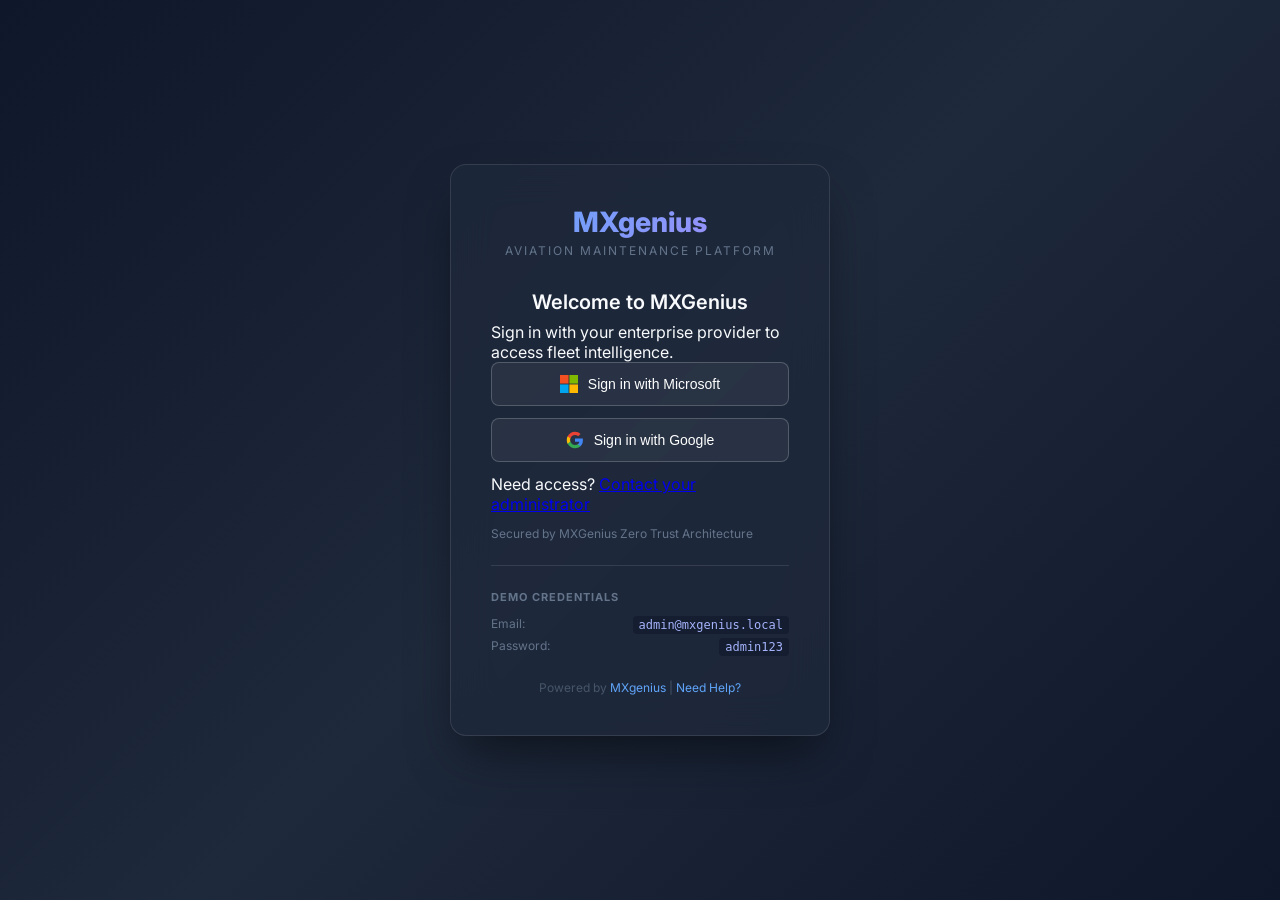
<file: login.html>
<!DOCTYPE html>
<html lang="en">
<head>
    <meta charset="UTF-8">
    <meta name="viewport" content="width=device-width, initial-scale=1.0">
    <title>Login - MXGenius</title>
    <link rel="preconnect" href="https://fonts.googleapis.com">
    <link href="https://fonts.googleapis.com/css2?family=Inter:wght@300;400;500;600;700;800;900&display=swap" rel="stylesheet">
    <style>
        * {
            margin: 0;
            padding: 0;
            box-sizing: border-box;
        }
        
        body {
            font-family: 'Inter', -apple-system, BlinkMacSystemFont, sans-serif;
            background: linear-gradient(135deg, #0f172a 0%, #1e293b 50%, #0f172a 100%);
            min-height: 100vh;
            display: flex;
            align-items: center;
            justify-content: center;
            color: #f8fafc;
        }
        
        .login-container {
            width: 100%;
            max-width: 420px;
            padding: 20px;
        }
        
        .login-card {
            background: rgba(30, 41, 59, 0.8);
            backdrop-filter: blur(20px);
            border: 1px solid rgba(255, 255, 255, 0.1);
            border-radius: 16px;
            padding: 40px;
            box-shadow: 0 25px 50px -12px rgba(0, 0, 0, 0.5);
        }
        
        .logo {
            text-align: center;
            margin-bottom: 32px;
        }
        
        .logo-text {
            font-size: 28px;
            font-weight: 800;
            background: linear-gradient(135deg, #60a5fa 0%, #a78bfa 100%);
            -webkit-background-clip: text;
            -webkit-text-fill-color: transparent;
            background-clip: text;
        }
        
        .logo-sub {
            font-size: 12px;
            color: #64748b;
            text-transform: uppercase;
            letter-spacing: 2px;
            margin-top: 4px;
        }
        
        h1 {
            font-size: 20px;
            font-weight: 600;
            text-align: center;
            margin-bottom: 8px;
        }
        
        .subtitle {
            text-align: center;
            color: #94a3b8;
            font-size: 14px;
            margin-bottom: 32px;
        }
        
        .form-group {
            margin-bottom: 20px;
        }
        
        label {
            display: block;
            font-size: 13px;
            font-weight: 500;
            color: #cbd5e1;
            margin-bottom: 8px;
        }
        
        input {
            width: 100%;
            padding: 12px 16px;
            background: rgba(15, 23, 42, 0.6);
            border: 1px solid rgba(255, 255, 255, 0.1);
            border-radius: 8px;
            font-size: 14px;
            color: #f8fafc;
            transition: all 0.2s;
            font-family: inherit;
        }
        
        input:focus {
            outline: none;
            border-color: #60a5fa;
            box-shadow: 0 0 0 3px rgba(96, 165, 250, 0.2);
        }
        
        input::placeholder {
            color: #475569;
        }
        
        .remember-row {
            display: flex;
            align-items: center;
            gap: 8px;
            margin-bottom: 24px;
        }
        
        .remember-row input[type="checkbox"] {
            width: 16px;
            height: 16px;
            accent-color: #60a5fa;
        }
        
        .remember-row label {
            font-size: 13px;
            color: #94a3b8;
            margin: 0;
            cursor: pointer;
        }
        
        .btn-login {
            width: 100%;
            padding: 14px;
            background: linear-gradient(135deg, #3b82f6 0%, #8b5cf6 100%);
            border: none;
            border-radius: 8px;
            font-size: 14px;
            font-weight: 600;
            color: white;
            cursor: pointer;
            transition: all 0.2s;
            font-family: inherit;
        }
        
        .btn-login:hover {
            transform: translateY(-1px);
            box-shadow: 0 10px 20px -10px rgba(139, 92, 246, 0.5);
        }
        
        .btn-login:active {
            transform: translateY(0);
        }
        
        .btn-login:disabled {
            opacity: 0.6;
            cursor: not-allowed;
            transform: none;
        }
        
        .error-message {
            background: rgba(239, 68, 68, 0.1);
            border: 1px solid rgba(239, 68, 68, 0.3);
            color: #fca5a5;
            padding: 12px 16px;
            border-radius: 8px;
            font-size: 13px;
            margin-bottom: 20px;
            display: none;
        }
        
        .error-message.visible {
            display: block;
        }
        
        .demo-credentials {
            margin-top: 24px;
            padding-top: 24px;
            border-top: 1px solid rgba(255, 255, 255, 0.1);
        }
        
        .demo-credentials h3 {
            font-size: 11px;
            text-transform: uppercase;
            letter-spacing: 1px;
            color: #64748b;
            margin-bottom: 12px;
        }
        
        .demo-row {
            display: flex;
            justify-content: space-between;
            font-size: 12px;
            color: #94a3b8;
            margin-bottom: 4px;
        }
        
        .demo-row span:first-child {
            color: #64748b;
        }
        
        .demo-row code {
            font-family: 'JetBrains Mono', monospace;
            background: rgba(15, 23, 42, 0.6);
            padding: 2px 6px;
            border-radius: 4px;
            color: #a5b4fc;
        }
        
        .loading {
            display: inline-block;
            width: 16px;
            height: 16px;
            border: 2px solid rgba(255, 255, 255, 0.3);
            border-radius: 50%;
            border-top-color: white;
            animation: spin 0.8s linear infinite;
            margin-right: 8px;
            vertical-align: middle;
        }
        
        @keyframes spin {
            to { transform: rotate(360deg); }
        }
        
        .footer {
            text-align: center;
            margin-top: 24px;
            font-size: 12px;
            color: #475569;
        }
        
        .footer a {
            color: #60a5fa;
            text-decoration: none;
        }
        
        .oauth-divider {
            display: flex;
            align-items: center;
            text-align: center;
            margin: 20px 0;
            color: #475569;
            font-size: 12px;
            text-transform: uppercase;
        }
        .oauth-divider::before, .oauth-divider::after {
            content: '';
            flex: 1;
            border-bottom: 1px solid rgba(255,255,255,0.1);
        }
        .oauth-divider:not(:empty)::before { margin-right: .5em; }
        .oauth-divider:not(:empty)::after { margin-left: .5em; }
        
        .oauth-btn {
            width: 100%;
            padding: 12px;
            background: rgba(255,255,255,0.05);
            border: 1px solid rgba(255,255,255,0.2);
            border-radius: 8px;
            color: white;
            font-size: 14px;
            font-weight: 500;
            cursor: pointer;
            margin-bottom: 12px;
            display: flex;
            align-items: center;
            justify-content: center;
            gap: 10px;
            transition: all 0.2s;
        }
        .oauth-btn:hover { background: rgba(255,255,255,0.1); }
    </style>
    
    <!-- Microsoft MSAL -->
    <script src="https://alcdn.msauth.net/browser/2.30.0/js/msal-browser.min.js"></script>
    <!-- Google Identity Services -->
    <script src="https://accounts.google.com/gsi/client" async defer></script>
</head>
<body>
    <div class="login-container">
        <div class="login-card">
            <div class="logo">
                <div class="logo-text">MXgenius</div>
                <div class="logo-sub">Aviation Maintenance Platform</div>
            </div>
            
          <form class="login-form" id="loginForm" onsubmit="event.preventDefault();">
              <div class="form-header">
                  <h1>Welcome to MXGenius</h1>
                  <p>Sign in with your enterprise provider to access fleet intelligence.</p>
              </div>
              
              <div id="errorMessage" class="error-message"></div>
              
              <button class="oauth-btn" id="btn-microsoft">
                  <svg width="18" height="18" viewBox="0 0 21 21" fill="none" xmlns="http://www.w3.org/2000/svg"><path d="M10 0H0V10H10V0Z" fill="#f25022"/><path d="M21 0H11V10H21V0Z" fill="#7fba00"/><path d="M10 11H0V21H10V11Z" fill="#00a4ef"/><path d="M21 11H11V21H21V11Z" fill="#ffb900"/></svg>
                  Sign in with Microsoft
              </button>
              <button class="oauth-btn" id="btn-google">
                  <svg width="18" height="18" viewBox="0 0 24 24" xmlns="http://www.w3.org/2000/svg"><path d="M22.56 12.25c0-.78-.07-1.53-.2-2.25H12v4.26h5.92c-.26 1.37-1.04 2.53-2.21 3.31v2.77h3.57c2.08-1.92 3.28-4.74 3.28-8.09z" fill="#4285F4"/><path d="M12 23c2.97 0 5.46-.98 7.28-2.66l-3.57-2.77c-.98.66-2.23 1.06-3.71 1.06-2.86 0-5.29-1.93-6.16-4.53H2.18v2.84C3.99 20.53 7.7 23 12 23z" fill="#34A853"/><path d="M5.84 14.09c-.22-.66-.35-1.36-.35-2.09s.13-1.43.35-2.09V7.07H2.18C1.43 8.55 1 10.22 1 12s.43 3.45 1.18 4.93l2.85-2.22.81-.62z" fill="#FBBC05"/><path d="M12 5.38c1.62 0 3.06.56 4.21 1.64l3.15-3.15C17.45 2.09 14.97 1 12 1 7.7 1 3.99 3.47 2.18 7.07l3.66 2.84c.87-2.6 3.3-4.53 6.16-4.53z" fill="#EA4335"/></svg>
                  Sign in with Google
              </button>
              
              <div class="form-footer">
                  <p>Need access? <a href="waitlist.html">Contact your administrator</a></p>
                  <p style="margin-top: 12px; font-size: 12px; color: #64748b;">Secured by MXGenius Zero Trust Architecture</p>
              </div>
          </form>
            
            <div class="demo-credentials">
                <h3>Demo Credentials</h3>
                <div class="demo-row">
                    <span>Email:</span>
                    <code>admin@mxgenius.local</code>
                </div>
                <div class="demo-row">
                    <span>Password:</span>
                    <code>admin123</code>
                </div>
            </div>
            
            <div class="footer">
                Powered by <a href="#">MXgenius</a> | <a href="#">Need Help?</a>
            </div>
        </div>
    </div>
    
    <script>
        const form = document.getElementById('loginForm');
        const loginBtn = document.getElementById('loginBtn');
        const errorMessage = document.getElementById('errorMessage');
        
        form.addEventListener('submit', async (e) => {
            e.preventDefault();
            
            const email = document.getElementById('email').value.trim();
            const password = document.getElementById('password').value;
            const remember = document.getElementById('remember').checked;
            
            // Show loading state
            loginBtn.disabled = true;
            loginBtn.innerHTML = '<span class="loading"></span> Signing in...';
            errorMessage.classList.remove('visible');
            
            try {
                const response = await fetch('/api/auth/login', {
                    method: 'POST',
                    headers: {
                        'Content-Type': 'application/json'
                    },
                    credentials: 'include',
                    body: JSON.stringify({ email, password, remember })
                });
                
                const data = await response.json();
                
                if (!response.ok) {
                    throw new Error(data.error || 'Login failed');
                }
                
                // Store auth state
                localStorage.setItem('mx_auth', JSON.stringify({
                    user: data.user,
                    token: data.token,
                    expiresAt: data.expiresAt
                }));
                
                // Redirect to main app
                window.location.href = '/';
                
            } catch (error) {
                errorMessage.textContent = error.message;
                errorMessage.classList.add('visible');
                loginBtn.disabled = false;
                loginBtn.innerHTML = 'Sign In';
            }
        });
        
        // OAuth Config from HermeticLabs
        const MSAL_CLIENT_ID = '17a0f6b6-4285-4272-af72-3bbbd2937973';
        const GOOGLE_CLIENT_ID = '311078548827-26uctc9qb8rdsu4kidn5tmek37ivsttq.apps.googleusercontent.com';
        
        // --- Microsoft MSAL Setup ---
        const msalConfig = {
            auth: {
                clientId: MSAL_CLIENT_ID,
                authority: 'https://login.microsoftonline.com/common',
                redirectUri: window.location.origin
            }
        };
        const msalInstance = new msal.PublicClientApplication(msalConfig);
        
        document.getElementById('btn-microsoft').addEventListener('click', async () => {
            try {
                const response = await msalInstance.loginPopup({ scopes: ["user.read"] });
                console.log("MSAL Success:", response.idToken);
                await sendTokenToBackend(response.idToken, '/auth/microsoft');
            } catch(e) {
                console.error(e);
                showError('Microsoft authentication failed');
            }
        });
        
        // --- Google Setup ---
        window.onload = function () {
            google.accounts.id.initialize({
                client_id: GOOGLE_CLIENT_ID,
                callback: async (response) => {
                    console.log("Google Success:", response.credential);
                    await sendTokenToBackend(response.credential, '/auth/google');
                }
            });
            document.getElementById('btn-google').addEventListener('click', () => {
                google.accounts.id.prompt();
            });
        };
        
        async function sendTokenToBackend(token, endpoint) {
            try {
                const liveApi = 'https://mxg-api.kindbush-8fee3a17.centralus.azurecontainerapps.io';
                const res = await fetch(liveApi + endpoint, {
                    method: 'POST',
                    headers: { 'Content-Type': 'application/json' },
                    body: JSON.stringify({ token })
                });
                const data = await res.json();
                if(data.session_token) {
                    localStorage.setItem('mx_auth', JSON.stringify({ token: data.session_token }));
                    window.location.href = 'dashboard.html';
                } else {
                    showError('Failed to create session');
                }
            } catch(e) {
                showError('Backend communication error');
            }
        }
        
        function showError(msg) {
            errorMessage.textContent = msg;
            errorMessage.classList.add('visible');
        }

        // Auto-fill demo credentials
        document.getElementById('email').value = 'admin@mxgenius.local';
        document.getElementById('password').value = 'admin123';
    </script>
</body>
</html>
</file>
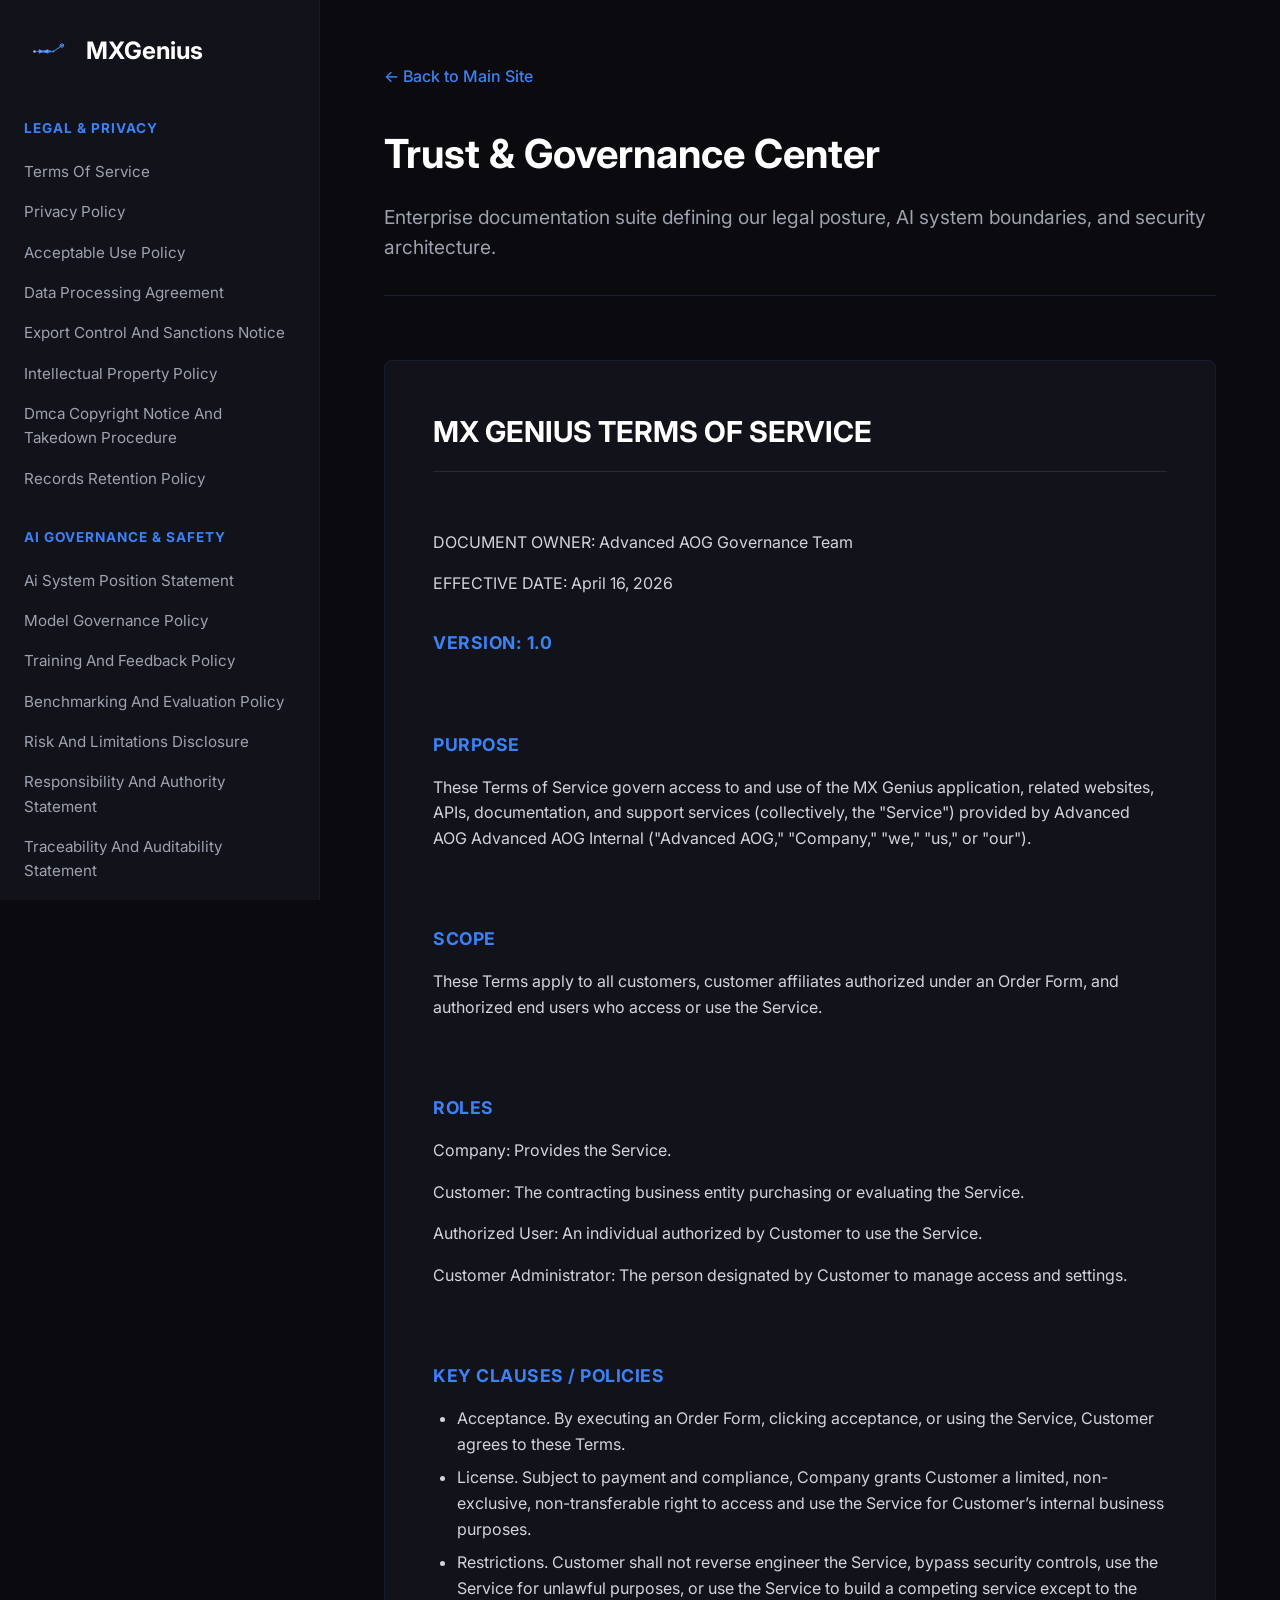
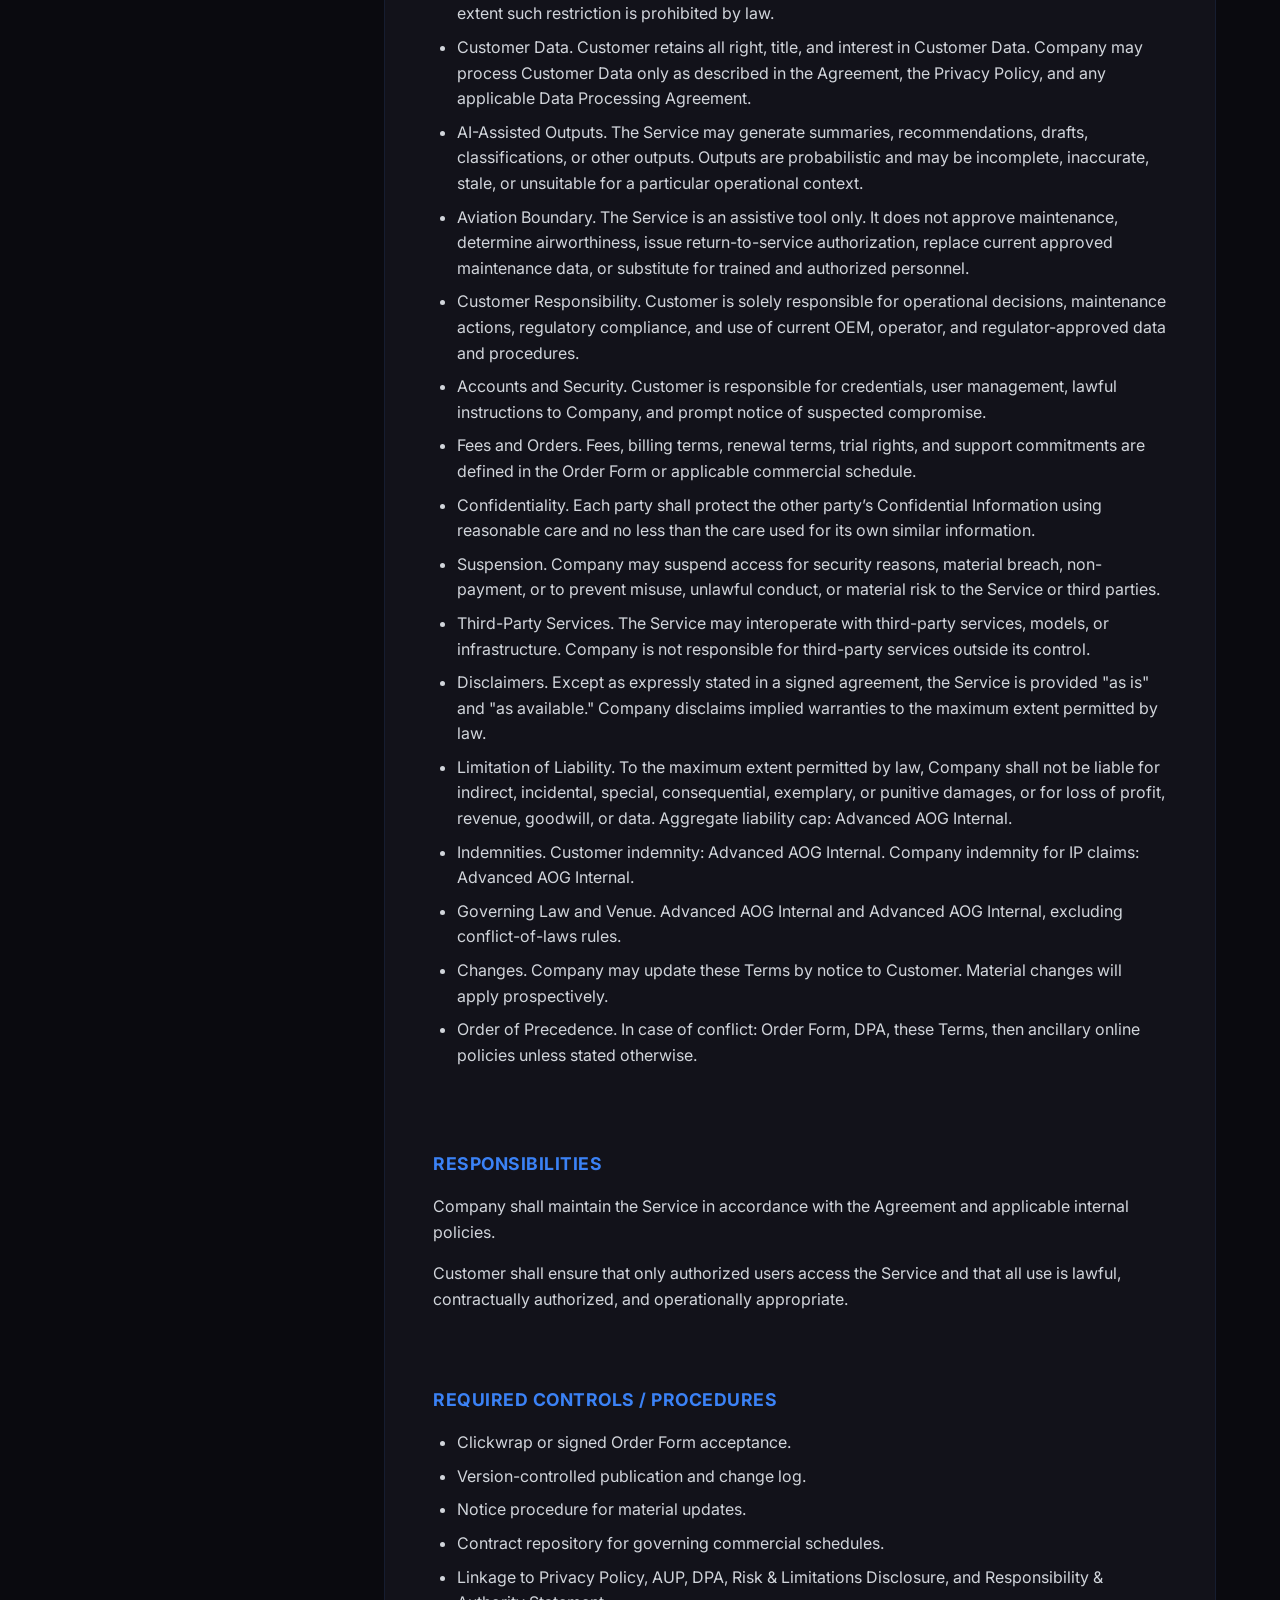
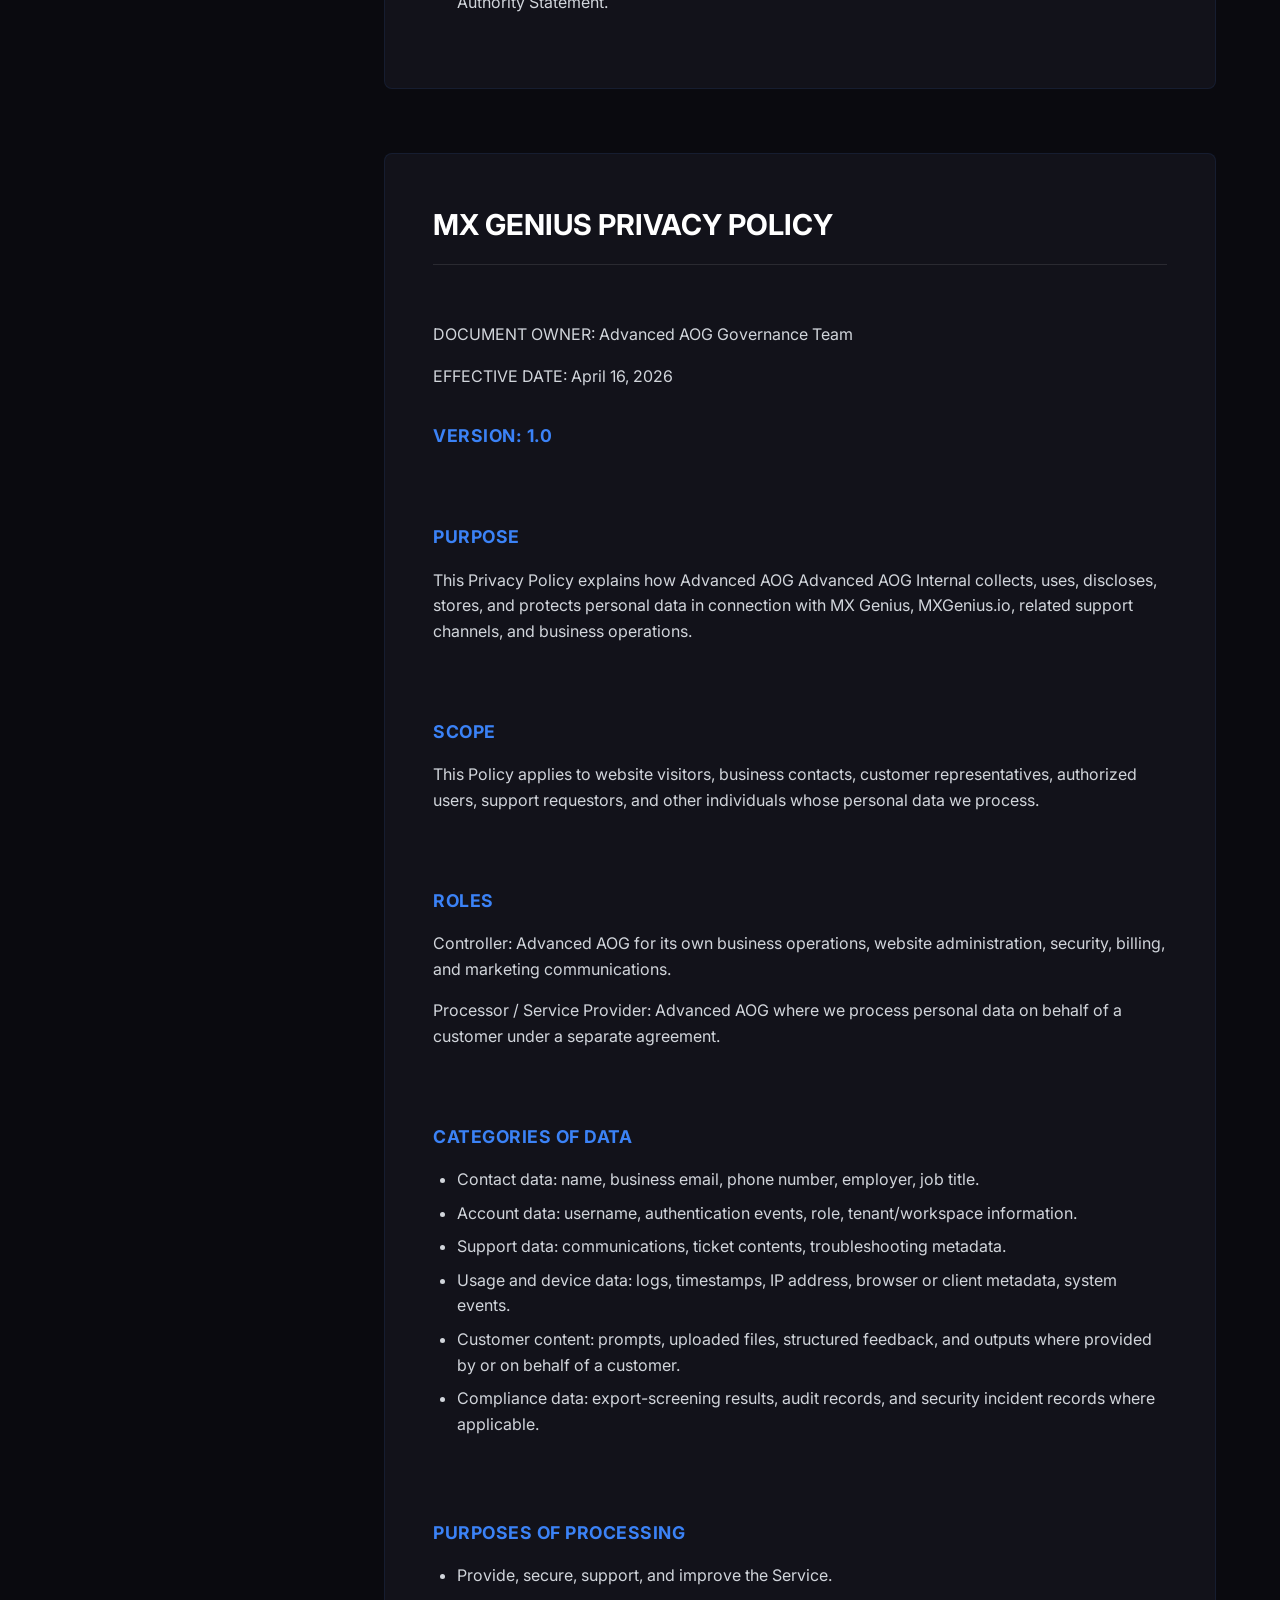
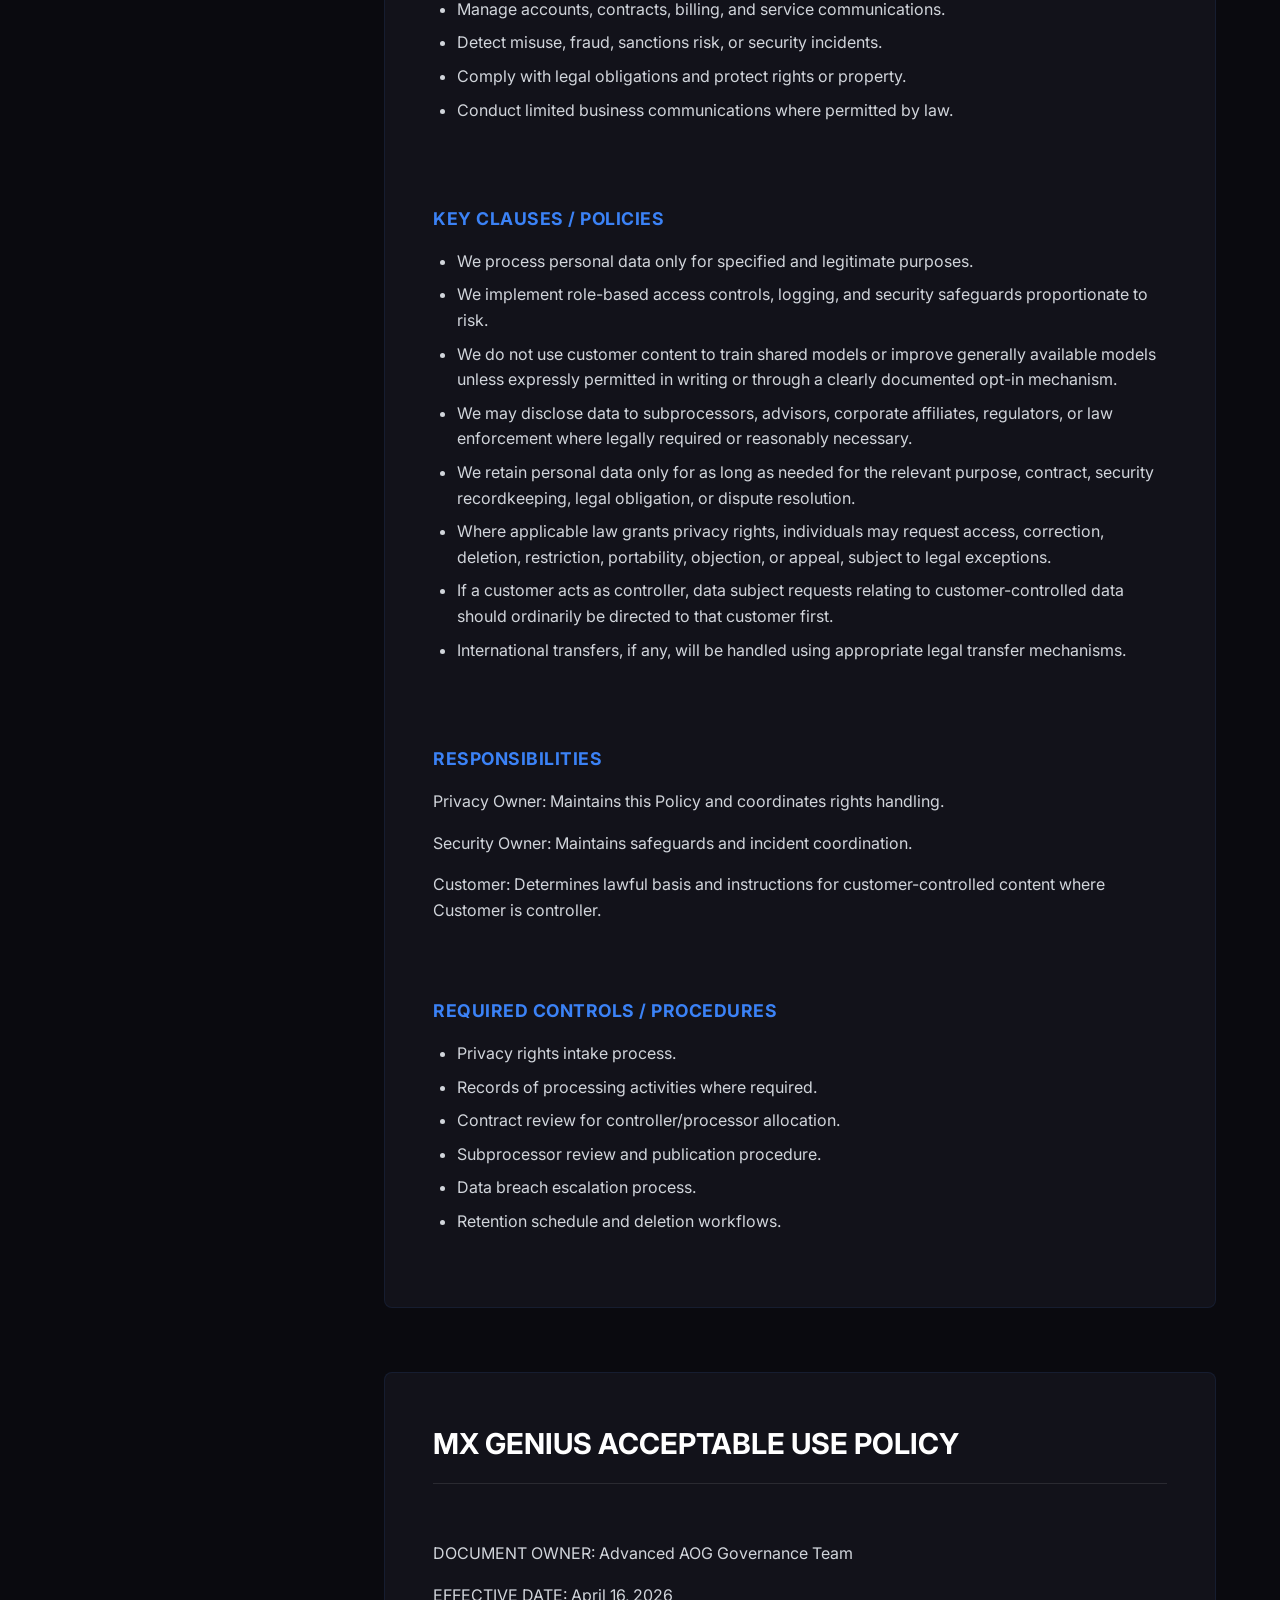
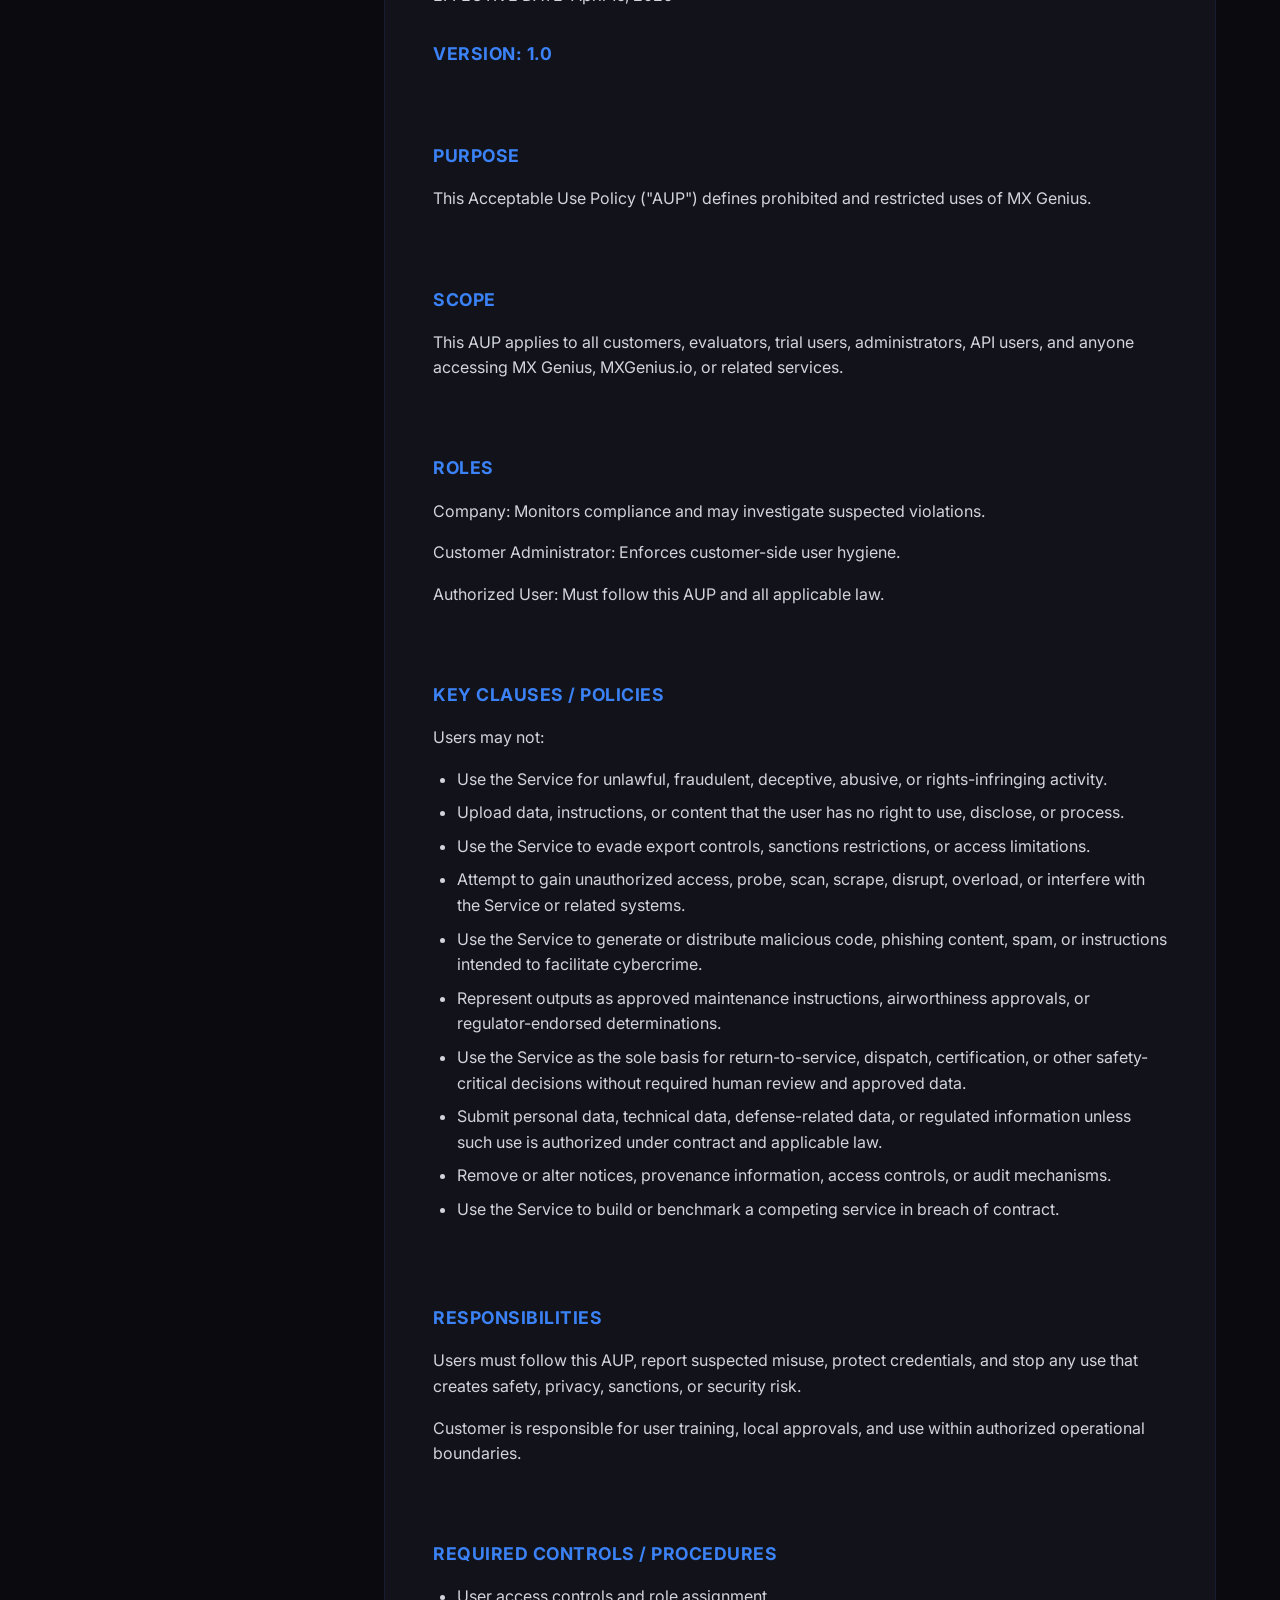
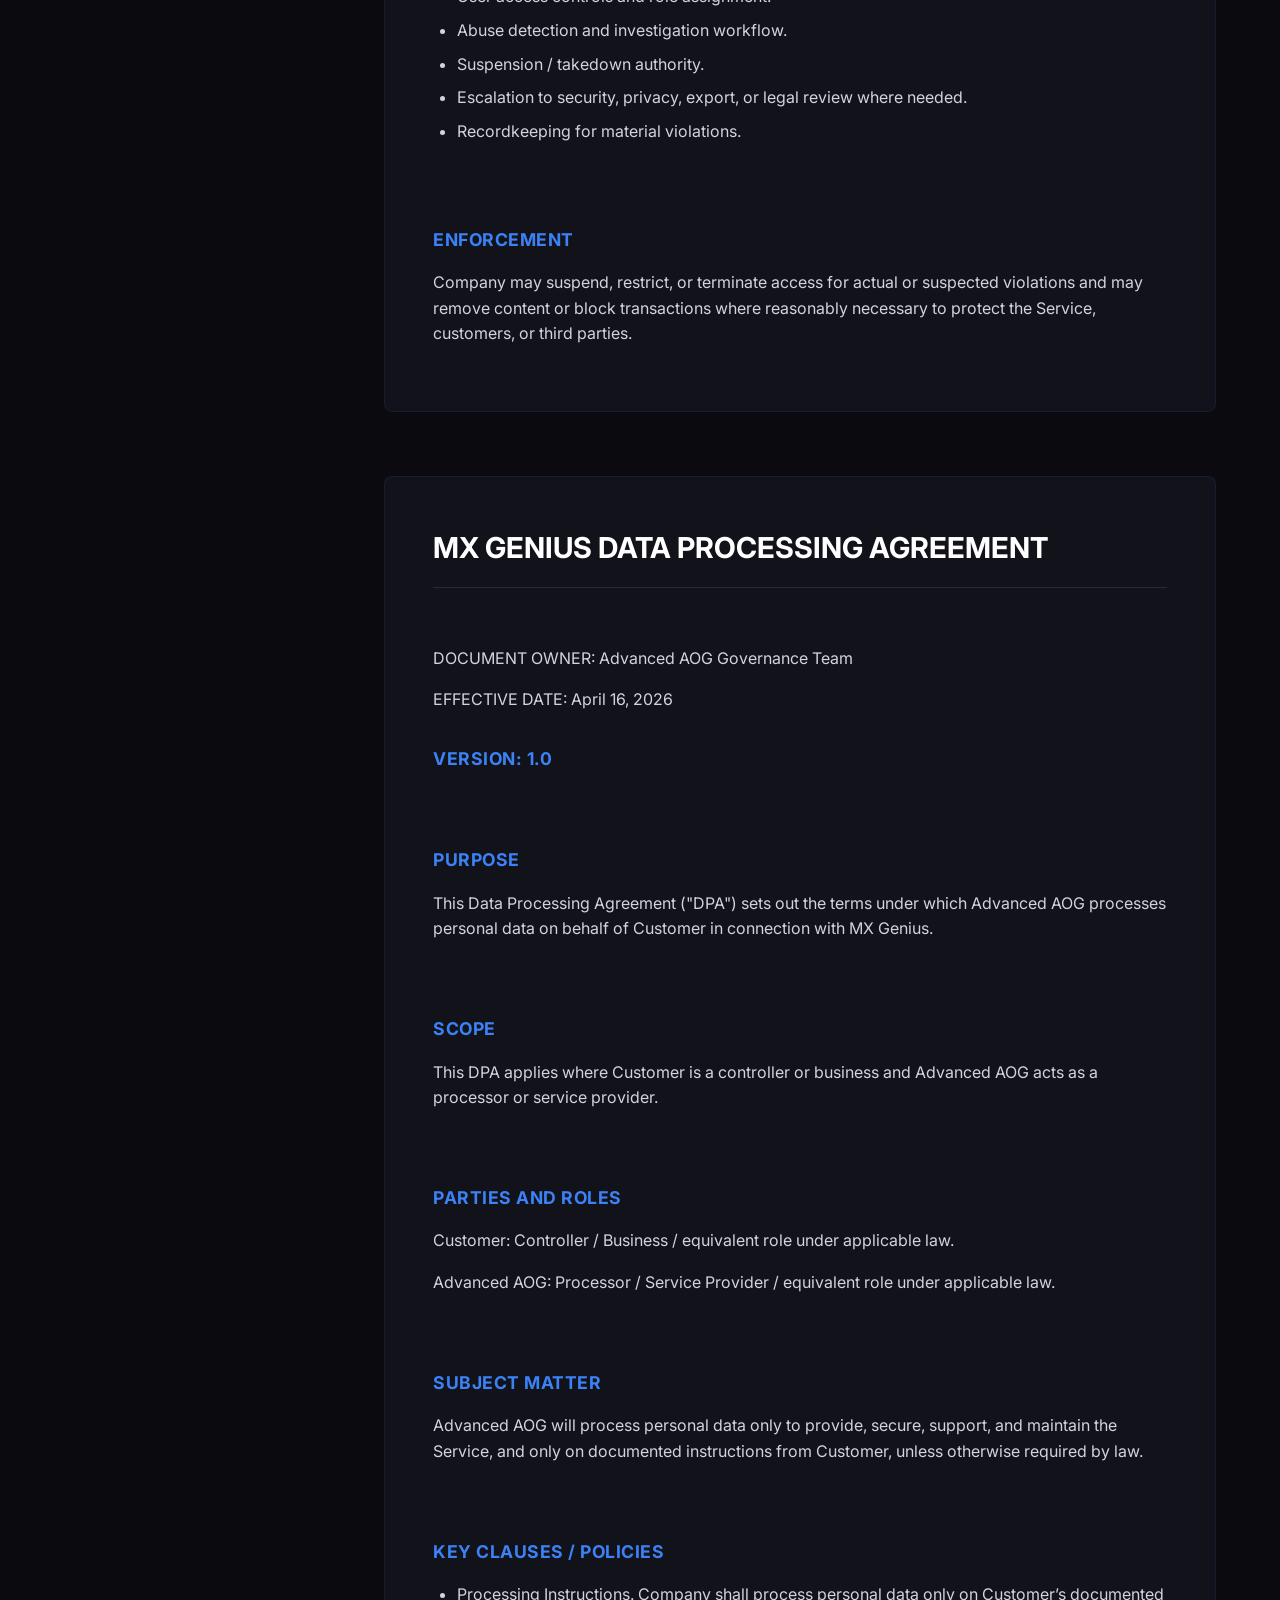
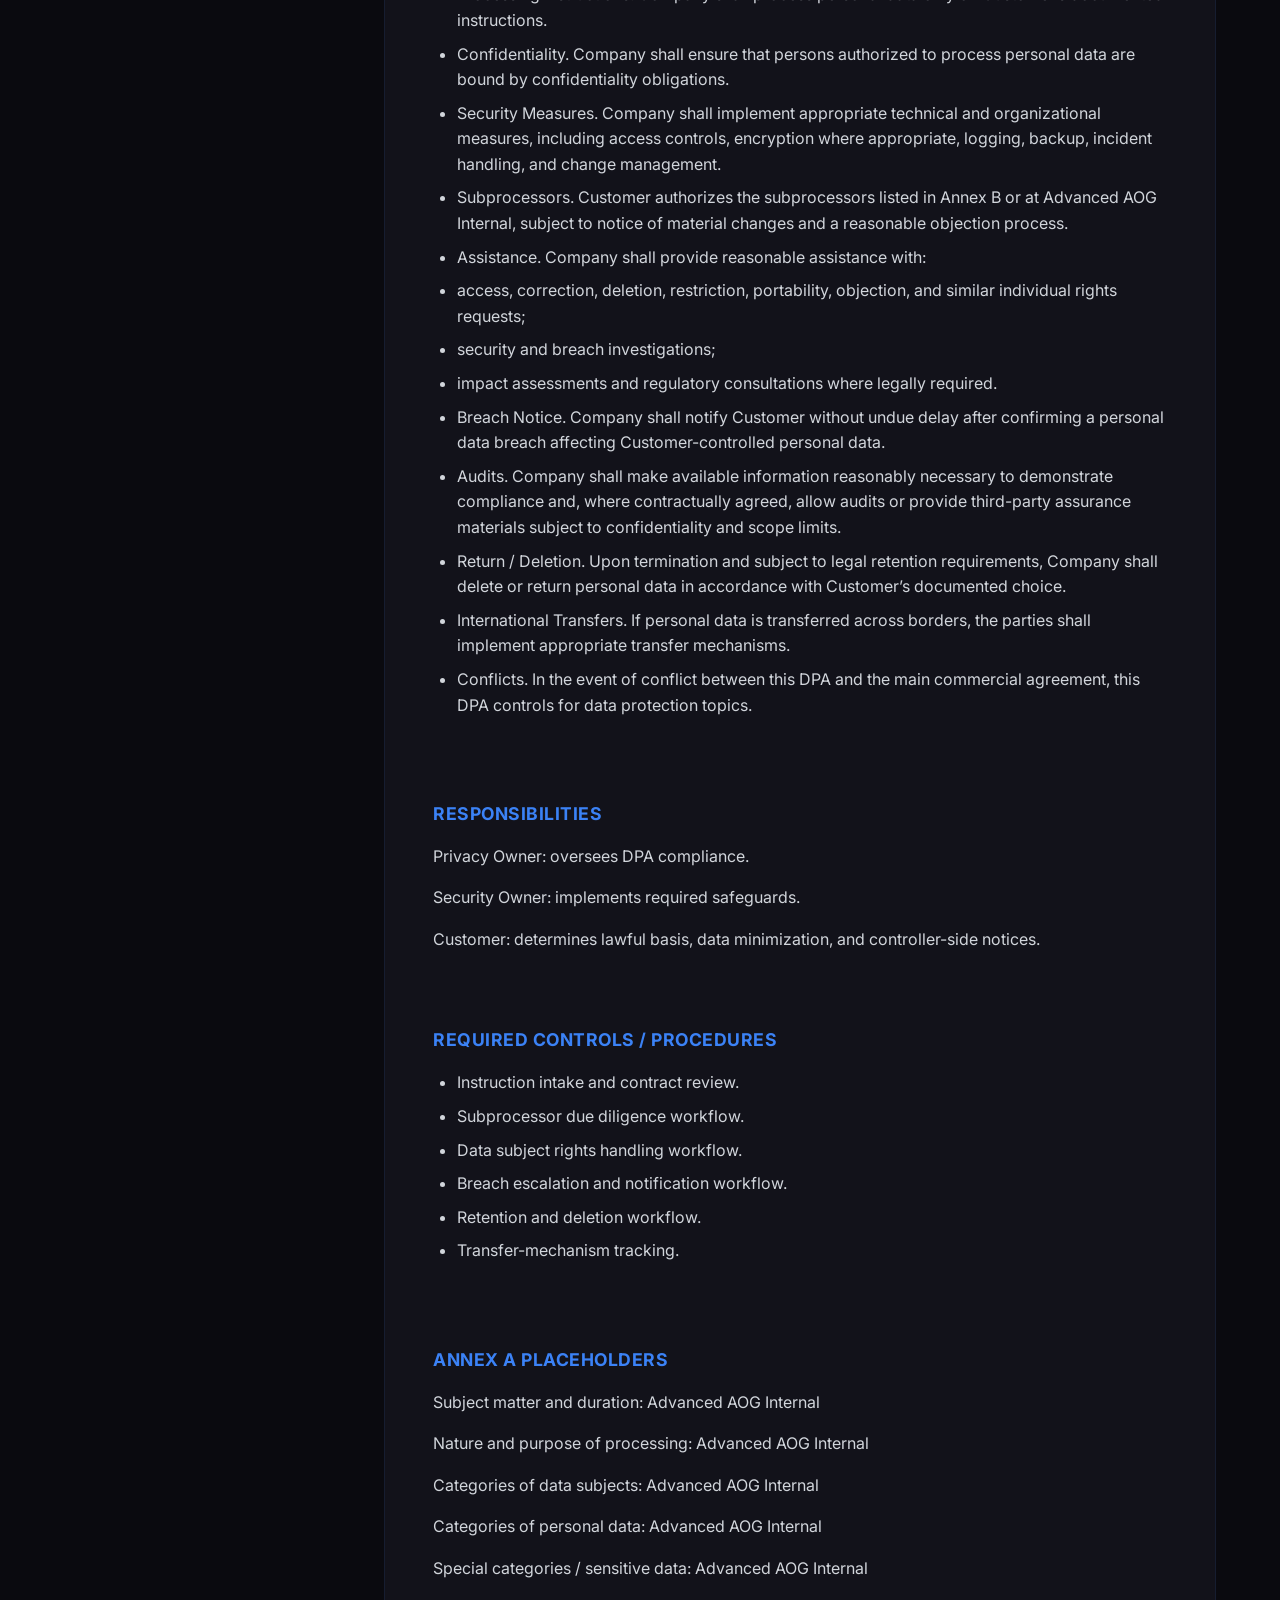
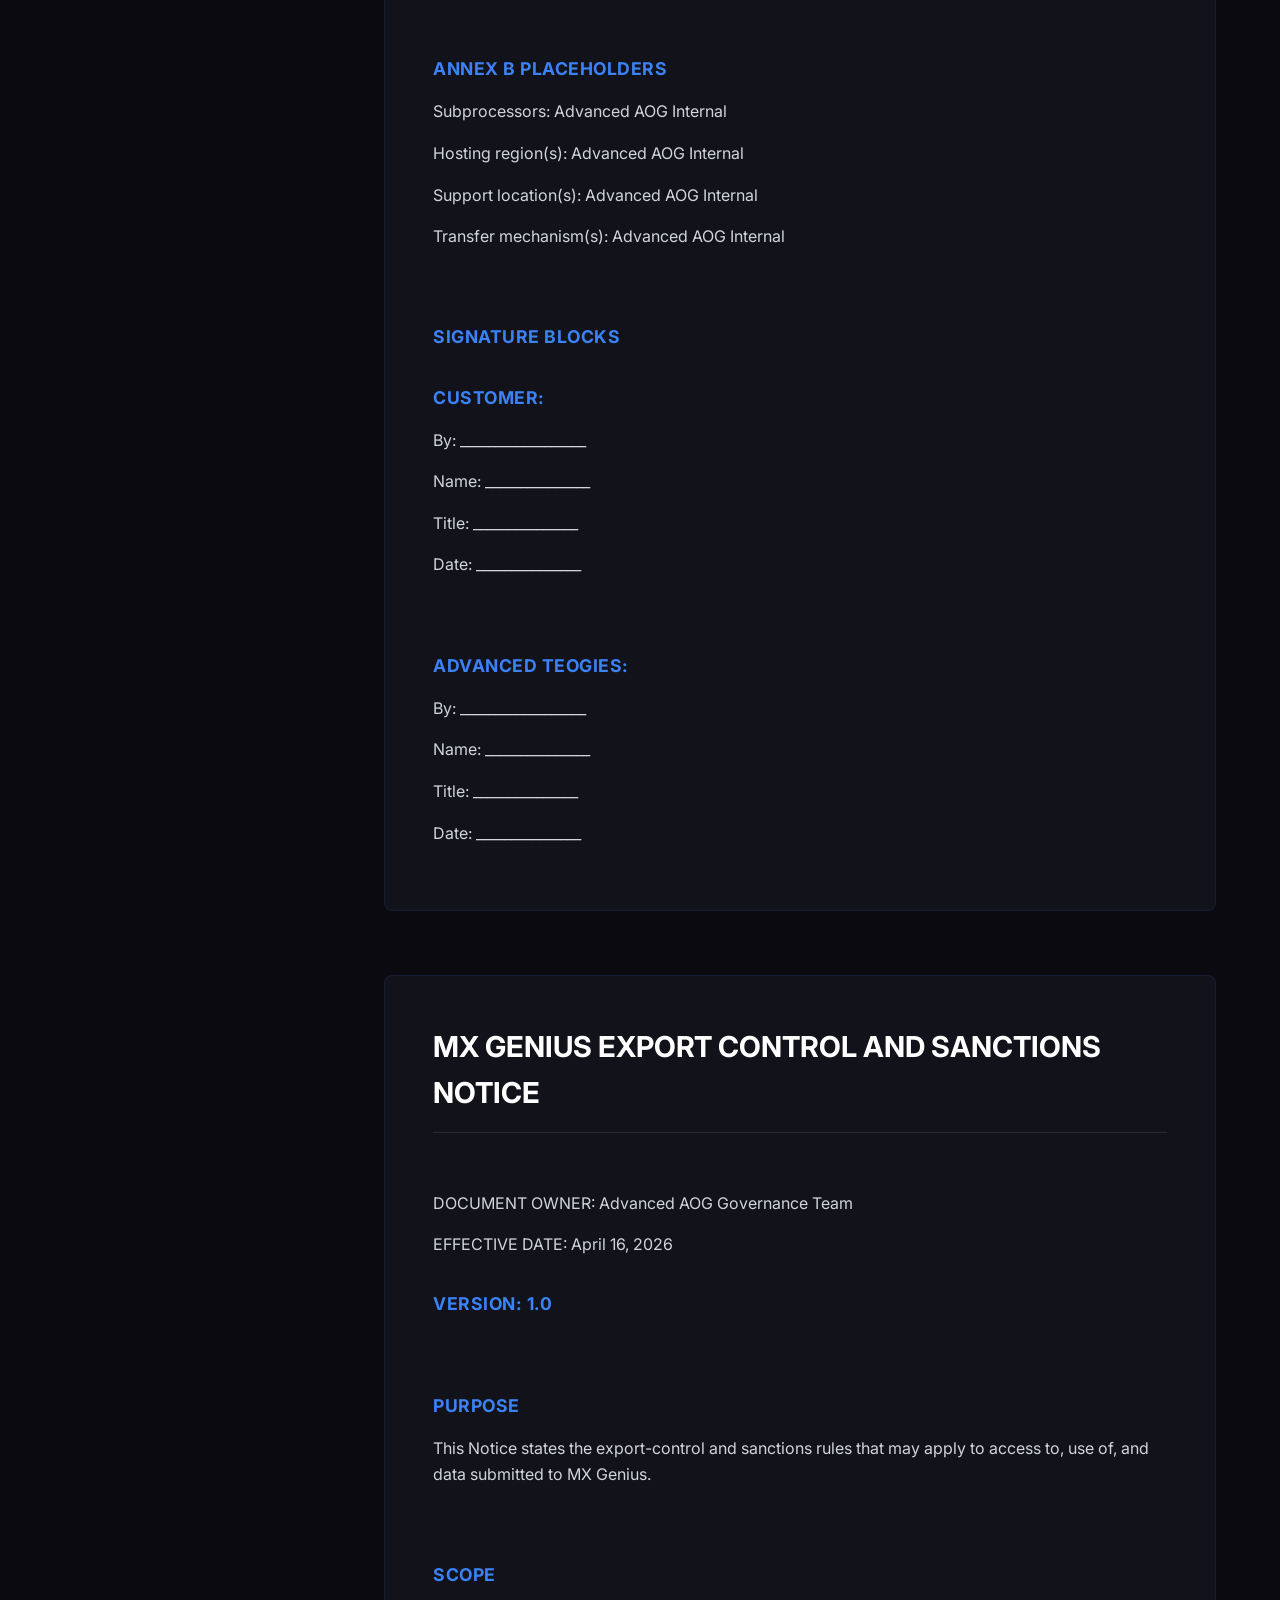
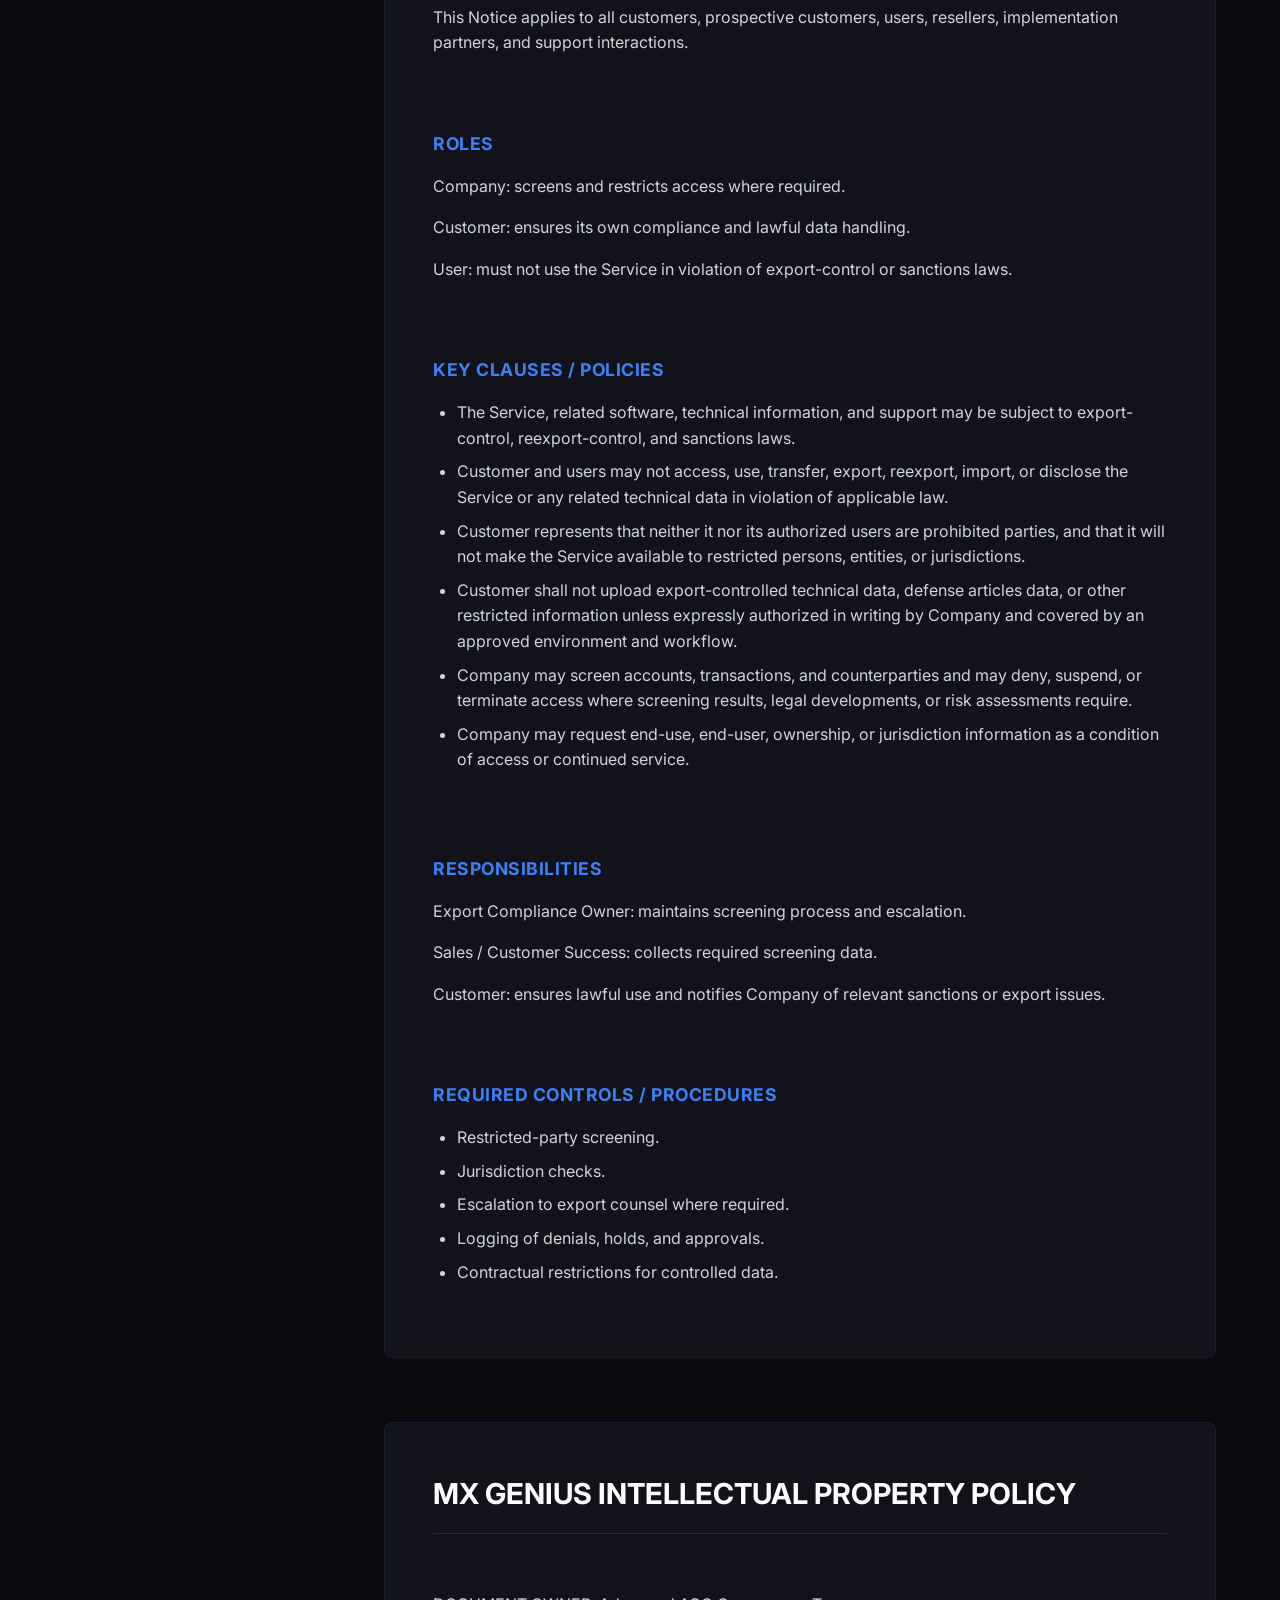
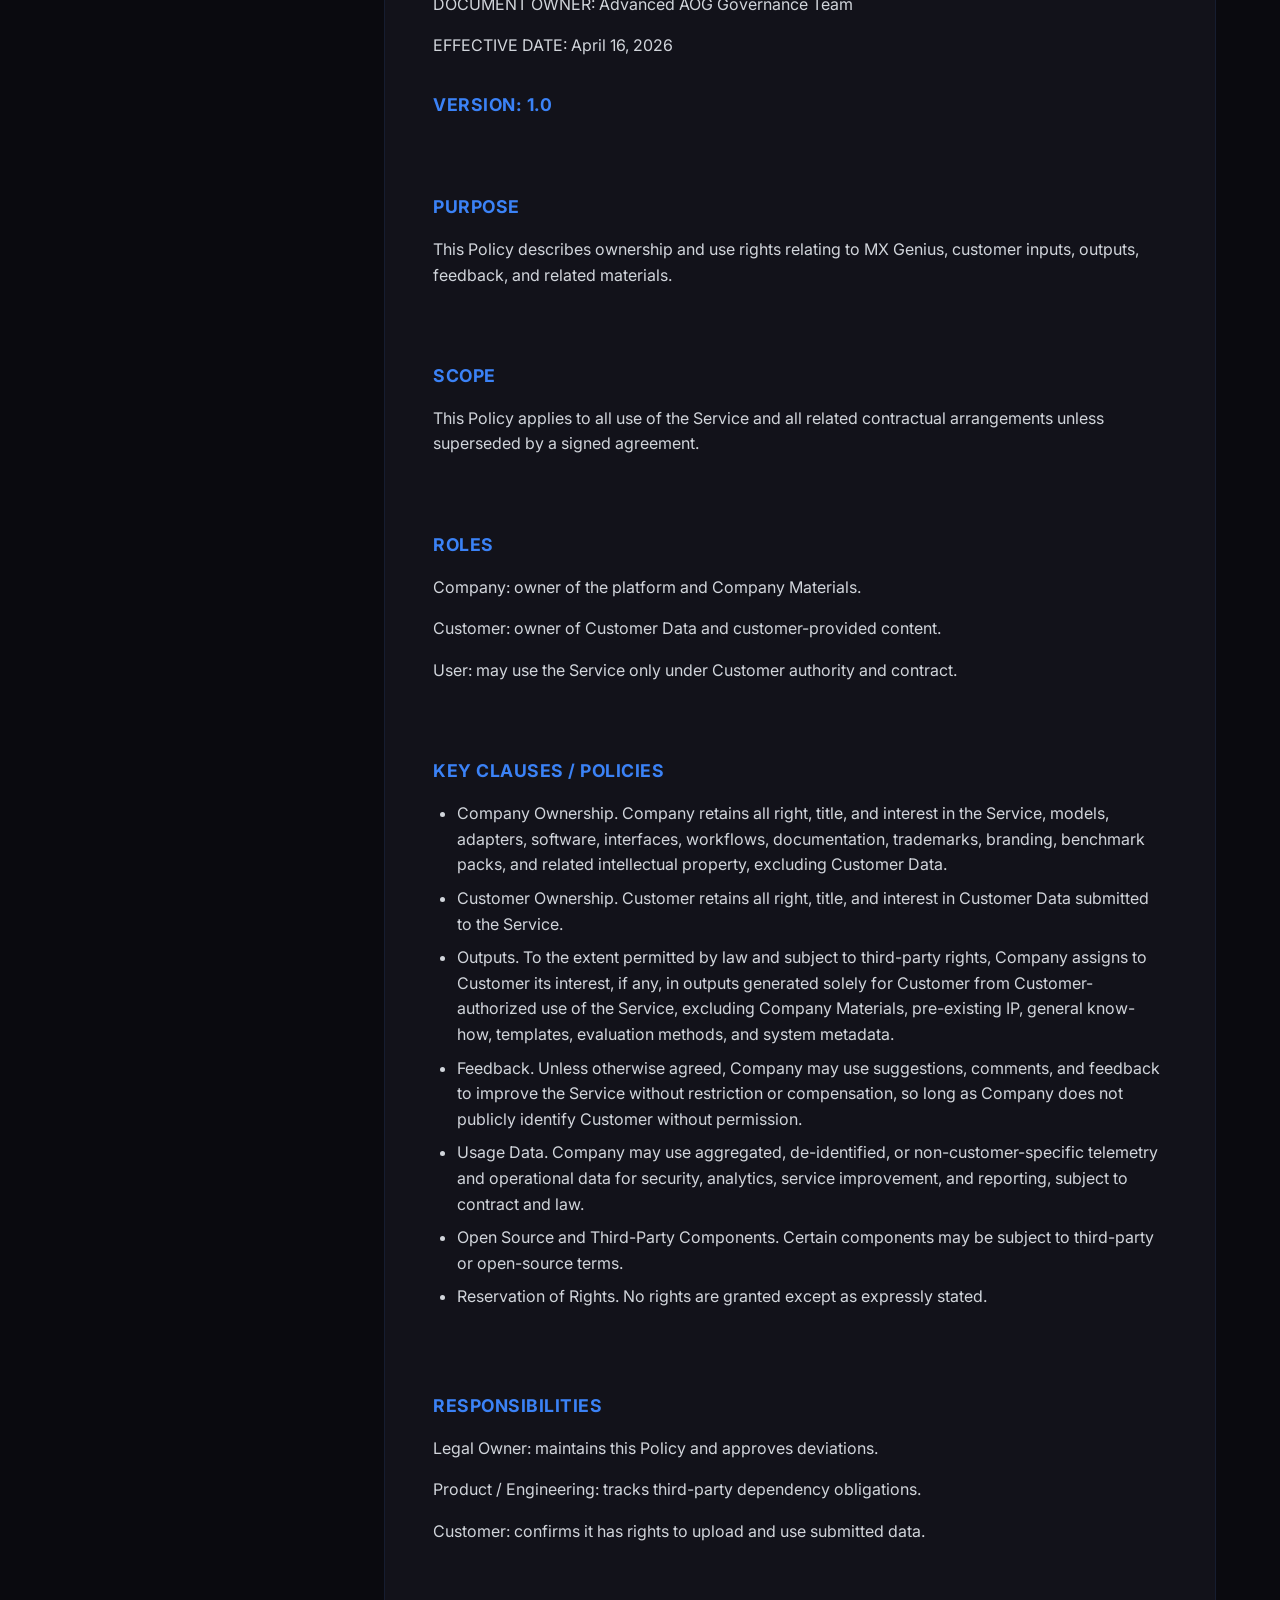
<file: trust-center.html>
<!DOCTYPE html>
<html lang="en">
<head>
    <meta charset="UTF-8">
    <meta name="viewport" content="width=device-width, initial-scale=1.0">
    <title>MXGenius - Trust & Governance Center</title>
    <link rel="preconnect" href="https://fonts.googleapis.com">
    <link rel="preconnect" href="https://fonts.gstatic.com" crossorigin>
    <link href="https://fonts.googleapis.com/css2?family=Inter:wght@300;400;500;600;700;800&display=swap" rel="stylesheet">
    <style>
        * {
            margin: 0;
            padding: 0;
            box-sizing: border-box;
        }

        :root {
            --bg-dark: #0a0a0f;
            --sidebar-bg: #12121a;
            --card-bg: #1a1a24;
            --primary-blue: #3b82f6;
            --accent-orange: #f97316;
            --text-white: #ffffff;
            --text-gray: #9ca3af;
            --text-light-gray: #d1d5db;
        }

        html {
            scroll-behavior: smooth;
        }

        body {
            font-family: 'Inter', -apple-system, BlinkMacSystemFont, sans-serif;
            background-color: var(--bg-dark);
            color: var(--text-light-gray);
            line-height: 1.6;
            display: flex;
            min-height: 100vh;
        }

        /* Sidebar Navigation */
        .sidebar {
            width: 320px;
            background-color: var(--sidebar-bg);
            border-right: 1px solid rgba(59, 130, 246, 0.1);
            position: fixed;
            height: 100vh;
            overflow-y: auto;
            padding: 2rem 1.5rem;
        }

        .logo {
            display: flex;
            align-items: center;
            gap: 0.75rem;
            font-size: 1.5rem;
            font-weight: 700;
            color: var(--text-white);
            text-decoration: none;
            margin-bottom: 3rem;
        }

        .logo svg {
            width: 50px;
            height: 25px;
        }

        .nav-group h3 {
            color: var(--primary-blue);
            font-size: 0.85rem;
            text-transform: uppercase;
            letter-spacing: 1px;
            margin-bottom: 1rem;
            margin-top: 2rem;
            font-weight: 700;
        }

        .nav-group ul {
            list-style: none;
        }

        .nav-group li {
            margin-bottom: 0.5rem;
        }

        .nav-group a {
            color: var(--text-gray);
            text-decoration: none;
            font-size: 0.95rem;
            transition: color 0.2s;
            display: block;
            padding: 0.25rem 0;
        }

        .nav-group a:hover {
            color: var(--text-white);
        }

        /* Main Content Area */
        .content {
            margin-left: 320px;
            padding: 4rem;
            max-width: 1000px;
            flex-grow: 1;
        }
        
        .header-content {
            margin-bottom: 4rem;
            padding-bottom: 2rem;
            border-bottom: 1px solid rgba(59, 130, 246, 0.2);
        }
        
        .header-content h1 {
            font-size: 2.5rem;
            color: var(--text-white);
            margin-bottom: 1rem;
        }
        
        .header-content p {
            font-size: 1.2rem;
            color: var(--text-gray);
        }

        .doc-section {
            background: var(--sidebar-bg);
            border: 1px solid rgba(59, 130, 246, 0.1);
            border-radius: 0.5rem;
            padding: 3rem;
            margin-bottom: 4rem;
        }

        .doc-section h1 {
            font-size: 1.8rem;
            color: var(--text-white);
            margin-bottom: 2rem;
            border-bottom: 1px solid rgba(255,255,255,0.1);
            padding-bottom: 1rem;
        }

        .doc-section h2 {
            font-size: 1.1rem;
            color: var(--primary-blue);
            margin-top: 2rem;
            margin-bottom: 1rem;
            text-transform: uppercase;
            letter-spacing: 0.5px;
        }

        .doc-section p {
            margin-bottom: 1rem;
        }

        .doc-section ul {
            margin-left: 1.5rem;
            margin-bottom: 1.5rem;
        }
        
        .doc-section li {
            margin-bottom: 0.5rem;
        }
        
        table {
            width: 100%;
            border-collapse: collapse;
            margin-top: 1rem;
            margin-bottom: 1.5rem;
            font-size: 0.9rem;
        }
        
        th, td {
            padding: 0.75rem 1rem;
            border-bottom: 1px solid rgba(255,255,255,0.1);
            text-align: left;
        }

        .placeholder {
            background-color: rgba(249, 115, 22, 0.2);
            color: var(--accent-orange);
            padding: 0.1rem 0.4rem;
            border-radius: 0.25rem;
            font-family: monospace;
            font-weight: 600;
        }
        
        .back-link {
            display: inline-flex;
            align-items: center;
            color: var(--primary-blue);
            text-decoration: none;
            font-weight: 500;
            margin-bottom: 2rem;
            gap: 0.5rem;
        }
        
        .back-link:hover {
            color: var(--text-white);
        }
        
        @media (max-width: 900px) {
            body {
                flex-direction: column;
            }
            .sidebar {
                width: 100%;
                height: auto;
                position: static;
                border-right: none;
                border-bottom: 1px solid rgba(59, 130, 246, 0.1);
                padding: 1.5rem;
            }
            .content {
                margin-left: 0;
                padding: 2rem 1.5rem;
            }
            .doc-section {
                padding: 1.5rem;
            }
        }
    </style>
</head>
<body>

    <aside class="sidebar">
        <a href="index.html" class="logo">
            <svg viewBox="0 0 128 64" xmlns="http://www.w3.org/2000/svg">
                <defs>
                    <linearGradient id="blueGradient" x1="0%" y1="0%" x2="100%" y2="100%">
                        <stop offset="0%" style="stop-color:#60a5fa;stop-opacity:1" />
                        <stop offset="100%" style="stop-color:#3b82f6;stop-opacity:1" />
                    </linearGradient>
                    <linearGradient id="accentGradient" x1="0%" y1="0%" x2="0%" y2="100%">
                        <stop offset="0%" style="stop-color:#93c5fd;stop-opacity:1" />
                        <stop offset="100%" style="stop-color:#3b82f6;stop-opacity:1" />
                    </linearGradient>
                </defs>
                <g id="airplane">
                    <path d="M 25 32 L 60 28 L 75 32 L 60 36 Z" fill="url(#blueGradient)" stroke="#1e40af" stroke-width="0.5" stroke-linejoin="round"/>
                    <circle cx="27" cy="32" r="3.5" fill="#93c5fd" stroke="#1e40af" stroke-width="0.5"/>
                    <path d="M 50 32 L 38 26 L 38 38 Z" fill="url(#accentGradient)" stroke="#1e40af" stroke-width="0.5" stroke-linejoin="round"/>
                    <path d="M 50 32 L 62 26 L 62 38 Z" fill="url(#accentGradient)" stroke="#1e40af" stroke-width="0.5" stroke-linejoin="round"/>
                    <path d="M 72 32 L 68 29 L 68 35 Z" fill="url(#blueGradient)" stroke="#1e40af" stroke-width="0.5" stroke-linejoin="round"/>
                </g>
                <g id="wrench" transform="translate(75, 32)">
                    <line x1="0" y1="0" x2="22" y2="-15" stroke="url(#blueGradient)" stroke-width="2.5" stroke-linecap="round" stroke-linejoin="round"/>
                    <circle cx="22" cy="-15" r="4.5" fill="none" stroke="url(#blueGradient)" stroke-width="2.5" stroke-linecap="round"/>
                    <path d="M 18 -13 L 26 -17" stroke="url(#blueGradient)" stroke-width="2.5" stroke-linecap="round"/>
                    <circle cx="0" cy="0" r="2.5" fill="url(#blueGradient)"/>
                </g>
            </svg>
            <span>MXGenius</span>
        </a>
        
        <div class="nav-group"><h3>Legal & Privacy</h3><ul><li><a href="#terms_of_service">Terms Of Service</a></li><li><a href="#privacy_policy">Privacy Policy</a></li><li><a href="#acceptable_use_policy">Acceptable Use Policy</a></li><li><a href="#data_processing_agreement">Data Processing Agreement</a></li><li><a href="#export_control_and_sanctions">Export Control And Sanctions Notice</a></li><li><a href="#intellectual_property_policy">Intellectual Property Policy</a></li><li><a href="#dmca_notice">Dmca Copyright Notice And Takedown Procedure</a></li><li><a href="#records_retention_policy">Records Retention Policy</a></li></ul></div><div class="nav-group"><h3>AI Governance & Safety</h3><ul><li><a href="#ai_system_position_statement">Ai System Position Statement</a></li><li><a href="#model_governance_policy">Model Governance Policy</a></li><li><a href="#training_and_feedback_policy">Training And Feedback Policy</a></li><li><a href="#benchmarking_and_evaluation_policy">Benchmarking And Evaluation Policy</a></li><li><a href="#risk_and_limitations_disclosure">Risk And Limitations Disclosure</a></li><li><a href="#responsibility_and_authority_statement">Responsibility And Authority Statement</a></li><li><a href="#traceability_and_auditability_statement">Traceability And Auditability Statement</a></li><li><a href="#data_provenance_and_integrity_policy">Data Provenance And Integrity Policy</a></li></ul></div><div class="nav-group"><h3>Security & Operations</h3><ul><li><a href="#security_architecture_statement">Security Architecture Statement</a></li><li><a href="#incident_response_policy">Incident Response Policy</a></li><li><a href="#deployment_modes_statement">Deployment Modes Statement</a></li><li><a href="#data_isolation_statement">Data Isolation Statement</a></li></ul></div>
    </aside>

    <main class="content">
        <a href="index.html" class="back-link">
            ← Back to Main Site
        </a>
        <div class="header-content">
            <h1>Trust & Governance Center</h1>
            <p>Enterprise documentation suite defining our legal posture, AI system boundaries, and security architecture.</p>
        </div>
        
        <section id="terms_of_service" class="doc-section"><h1 id="mx-genius-terms-of-service">MX GENIUS TERMS OF SERVICE</h1><div class="doc-body"><br/><p>DOCUMENT OWNER: Advanced AOG Governance Team</p><p>EFFECTIVE DATE: April 16, 2026</p><h2>VERSION: 1.0</h2><br/><h2>PURPOSE</h2><p>These Terms of Service govern access to and use of the MX Genius application, related websites, APIs, documentation, and support services (collectively, the "Service") provided by Advanced AOG Advanced AOG Internal ("Advanced AOG," "Company," "we," "us," or "our").</p><br/><h2>SCOPE</h2><p>These Terms apply to all customers, customer affiliates authorized under an Order Form, and authorized end users who access or use the Service.</p><br/><h2>ROLES</h2><p>Company: Provides the Service.</p><p>Customer: The contracting business entity purchasing or evaluating the Service.</p><p>Authorized User: An individual authorized by Customer to use the Service.</p><p>Customer Administrator: The person designated by Customer to manage access and settings.</p><br/><h2>KEY CLAUSES / POLICIES</h2><ul>
<li>Acceptance. By executing an Order Form, clicking acceptance, or using the Service, Customer agrees to these Terms.</li>
<li>License. Subject to payment and compliance, Company grants Customer a limited, non-exclusive, non-transferable right to access and use the Service for Customer’s internal business purposes.</li>
<li>Restrictions. Customer shall not reverse engineer the Service, bypass security controls, use the Service for unlawful purposes, or use the Service to build a competing service except to the extent such restriction is prohibited by law.</li>
<li>Customer Data. Customer retains all right, title, and interest in Customer Data. Company may process Customer Data only as described in the Agreement, the Privacy Policy, and any applicable Data Processing Agreement.</li>
<li>AI-Assisted Outputs. The Service may generate summaries, recommendations, drafts, classifications, or other outputs. Outputs are probabilistic and may be incomplete, inaccurate, stale, or unsuitable for a particular operational context.</li>
<li>Aviation Boundary. The Service is an assistive tool only. It does not approve maintenance, determine airworthiness, issue return-to-service authorization, replace current approved maintenance data, or substitute for trained and authorized personnel.</li>
<li>Customer Responsibility. Customer is solely responsible for operational decisions, maintenance actions, regulatory compliance, and use of current OEM, operator, and regulator-approved data and procedures.</li>
<li>Accounts and Security. Customer is responsible for credentials, user management, lawful instructions to Company, and prompt notice of suspected compromise.</li>
<li>Fees and Orders. Fees, billing terms, renewal terms, trial rights, and support commitments are defined in the Order Form or applicable commercial schedule.</li>
<li>Confidentiality. Each party shall protect the other party’s Confidential Information using reasonable care and no less than the care used for its own similar information.</li>
<li>Suspension. Company may suspend access for security reasons, material breach, non-payment, or to prevent misuse, unlawful conduct, or material risk to the Service or third parties.</li>
<li>Third-Party Services. The Service may interoperate with third-party services, models, or infrastructure. Company is not responsible for third-party services outside its control.</li>
<li>Disclaimers. Except as expressly stated in a signed agreement, the Service is provided "as is" and "as available." Company disclaims implied warranties to the maximum extent permitted by law.</li>
<li>Limitation of Liability. To the maximum extent permitted by law, Company shall not be liable for indirect, incidental, special, consequential, exemplary, or punitive damages, or for loss of profit, revenue, goodwill, or data. Aggregate liability cap: Advanced AOG Internal.</li>
<li>Indemnities. Customer indemnity: Advanced AOG Internal. Company indemnity for IP claims: Advanced AOG Internal.</li>
<li>Governing Law and Venue. Advanced AOG Internal and Advanced AOG Internal, excluding conflict-of-laws rules.</li>
<li>Changes. Company may update these Terms by notice to Customer. Material changes will apply prospectively.</li>
<li>Order of Precedence. In case of conflict: Order Form, DPA, these Terms, then ancillary online policies unless stated otherwise.</li>
</ul>
<br/><h2>RESPONSIBILITIES</h2><p>Company shall maintain the Service in accordance with the Agreement and applicable internal policies.</p><p>Customer shall ensure that only authorized users access the Service and that all use is lawful, contractually authorized, and operationally appropriate.</p><br/><h2>REQUIRED CONTROLS / PROCEDURES</h2><ul>
<li>Clickwrap or signed Order Form acceptance.</li>
<li>Version-controlled publication and change log.</li>
<li>Notice procedure for material updates.</li>
<li>Contract repository for governing commercial schedules.</li>
<li>Linkage to Privacy Policy, AUP, DPA, Risk & Limitations Disclosure, and Responsibility & Authority Statement.</li>
</ul>
</div></section>
<section id="privacy_policy" class="doc-section"><h1 id="mx-genius-privacy-policy">MX GENIUS PRIVACY POLICY</h1><div class="doc-body"><br/><p>DOCUMENT OWNER: Advanced AOG Governance Team</p><p>EFFECTIVE DATE: April 16, 2026</p><h2>VERSION: 1.0</h2><br/><h2>PURPOSE</h2><p>This Privacy Policy explains how Advanced AOG Advanced AOG Internal collects, uses, discloses, stores, and protects personal data in connection with MX Genius, MXGenius.io, related support channels, and business operations.</p><br/><h2>SCOPE</h2><p>This Policy applies to website visitors, business contacts, customer representatives, authorized users, support requestors, and other individuals whose personal data we process.</p><br/><h2>ROLES</h2><p>Controller: Advanced AOG for its own business operations, website administration, security, billing, and marketing communications.</p><p>Processor / Service Provider: Advanced AOG where we process personal data on behalf of a customer under a separate agreement.</p><br/><h2>CATEGORIES OF DATA</h2><ul>
<li>Contact data: name, business email, phone number, employer, job title.</li>
<li>Account data: username, authentication events, role, tenant/workspace information.</li>
<li>Support data: communications, ticket contents, troubleshooting metadata.</li>
<li>Usage and device data: logs, timestamps, IP address, browser or client metadata, system events.</li>
<li>Customer content: prompts, uploaded files, structured feedback, and outputs where provided by or on behalf of a customer.</li>
<li>Compliance data: export-screening results, audit records, and security incident records where applicable.</li>
</ul>
<br/><h2>PURPOSES OF PROCESSING</h2><ul>
<li>Provide, secure, support, and improve the Service.</li>
<li>Manage accounts, contracts, billing, and service communications.</li>
<li>Detect misuse, fraud, sanctions risk, or security incidents.</li>
<li>Comply with legal obligations and protect rights or property.</li>
<li>Conduct limited business communications where permitted by law.</li>
</ul>
<br/><h2>KEY CLAUSES / POLICIES</h2><ul>
<li>We process personal data only for specified and legitimate purposes.</li>
<li>We implement role-based access controls, logging, and security safeguards proportionate to risk.</li>
<li>We do not use customer content to train shared models or improve generally available models unless expressly permitted in writing or through a clearly documented opt-in mechanism.</li>
<li>We may disclose data to subprocessors, advisors, corporate affiliates, regulators, or law enforcement where legally required or reasonably necessary.</li>
<li>We retain personal data only for as long as needed for the relevant purpose, contract, security recordkeeping, legal obligation, or dispute resolution.</li>
<li>Where applicable law grants privacy rights, individuals may request access, correction, deletion, restriction, portability, objection, or appeal, subject to legal exceptions.</li>
<li>If a customer acts as controller, data subject requests relating to customer-controlled data should ordinarily be directed to that customer first.</li>
<li>International transfers, if any, will be handled using appropriate legal transfer mechanisms.</li>
</ul>
<br/><h2>RESPONSIBILITIES</h2><p>Privacy Owner: Maintains this Policy and coordinates rights handling.</p><p>Security Owner: Maintains safeguards and incident coordination.</p><p>Customer: Determines lawful basis and instructions for customer-controlled content where Customer is controller.</p><br/><h2>REQUIRED CONTROLS / PROCEDURES</h2><ul>
<li>Privacy rights intake process.</li>
<li>Records of processing activities where required.</li>
<li>Contract review for controller/processor allocation.</li>
<li>Subprocessor review and publication procedure.</li>
<li>Data breach escalation process.</li>
<li>Retention schedule and deletion workflows.</li>
</ul>
</div></section>
<section id="acceptable_use_policy" class="doc-section"><h1 id="mx-genius-acceptable-use-policy">MX GENIUS ACCEPTABLE USE POLICY</h1><div class="doc-body"><br/><p>DOCUMENT OWNER: Advanced AOG Governance Team</p><p>EFFECTIVE DATE: April 16, 2026</p><h2>VERSION: 1.0</h2><br/><h2>PURPOSE</h2><p>This Acceptable Use Policy ("AUP") defines prohibited and restricted uses of MX Genius.</p><br/><h2>SCOPE</h2><p>This AUP applies to all customers, evaluators, trial users, administrators, API users, and anyone accessing MX Genius, MXGenius.io, or related services.</p><br/><h2>ROLES</h2><p>Company: Monitors compliance and may investigate suspected violations.</p><p>Customer Administrator: Enforces customer-side user hygiene.</p><p>Authorized User: Must follow this AUP and all applicable law.</p><br/><h2>KEY CLAUSES / POLICIES</h2><p>Users may not:</p><ul>
<li>Use the Service for unlawful, fraudulent, deceptive, abusive, or rights-infringing activity.</li>
<li>Upload data, instructions, or content that the user has no right to use, disclose, or process.</li>
<li>Use the Service to evade export controls, sanctions restrictions, or access limitations.</li>
<li>Attempt to gain unauthorized access, probe, scan, scrape, disrupt, overload, or interfere with the Service or related systems.</li>
<li>Use the Service to generate or distribute malicious code, phishing content, spam, or instructions intended to facilitate cybercrime.</li>
<li>Represent outputs as approved maintenance instructions, airworthiness approvals, or regulator-endorsed determinations.</li>
<li>Use the Service as the sole basis for return-to-service, dispatch, certification, or other safety-critical decisions without required human review and approved data.</li>
<li>Submit personal data, technical data, defense-related data, or regulated information unless such use is authorized under contract and applicable law.</li>
<li>Remove or alter notices, provenance information, access controls, or audit mechanisms.</li>
<li>Use the Service to build or benchmark a competing service in breach of contract.</li>
</ul>
<br/><h2>RESPONSIBILITIES</h2><p>Users must follow this AUP, report suspected misuse, protect credentials, and stop any use that creates safety, privacy, sanctions, or security risk.</p><p>Customer is responsible for user training, local approvals, and use within authorized operational boundaries.</p><br/><h2>REQUIRED CONTROLS / PROCEDURES</h2><ul>
<li>User access controls and role assignment.</li>
<li>Abuse detection and investigation workflow.</li>
<li>Suspension / takedown authority.</li>
<li>Escalation to security, privacy, export, or legal review where needed.</li>
<li>Recordkeeping for material violations.</li>
</ul>
<br/><h2>ENFORCEMENT</h2><p>Company may suspend, restrict, or terminate access for actual or suspected violations and may remove content or block transactions where reasonably necessary to protect the Service, customers, or third parties.</p></div></section>
<section id="data_processing_agreement" class="doc-section"><h1 id="mx-genius-data-processing-agreement">MX GENIUS DATA PROCESSING AGREEMENT</h1><div class="doc-body"><br/><p>DOCUMENT OWNER: Advanced AOG Governance Team</p><p>EFFECTIVE DATE: April 16, 2026</p><h2>VERSION: 1.0</h2><br/><h2>PURPOSE</h2><p>This Data Processing Agreement ("DPA") sets out the terms under which Advanced AOG processes personal data on behalf of Customer in connection with MX Genius.</p><br/><h2>SCOPE</h2><p>This DPA applies where Customer is a controller or business and Advanced AOG acts as a processor or service provider.</p><br/><h2>PARTIES AND ROLES</h2><p>Customer: Controller / Business / equivalent role under applicable law.</p><p>Advanced AOG: Processor / Service Provider / equivalent role under applicable law.</p><br/><h2>SUBJECT MATTER</h2><p>Advanced AOG will process personal data only to provide, secure, support, and maintain the Service, and only on documented instructions from Customer, unless otherwise required by law.</p><br/><h2>KEY CLAUSES / POLICIES</h2><ul>
<li>Processing Instructions. Company shall process personal data only on Customer’s documented instructions.</li>
<li>Confidentiality. Company shall ensure that persons authorized to process personal data are bound by confidentiality obligations.</li>
<li>Security Measures. Company shall implement appropriate technical and organizational measures, including access controls, encryption where appropriate, logging, backup, incident handling, and change management.</li>
<li>Subprocessors. Customer authorizes the subprocessors listed in Annex B or at Advanced AOG Internal, subject to notice of material changes and a reasonable objection process.</li>
<li>Assistance. Company shall provide reasonable assistance with:</li>
<li>access, correction, deletion, restriction, portability, objection, and similar individual rights requests;</li>
<li>security and breach investigations;</li>
<li>impact assessments and regulatory consultations where legally required.</li>
<li>Breach Notice. Company shall notify Customer without undue delay after confirming a personal data breach affecting Customer-controlled personal data.</li>
<li>Audits. Company shall make available information reasonably necessary to demonstrate compliance and, where contractually agreed, allow audits or provide third-party assurance materials subject to confidentiality and scope limits.</li>
<li>Return / Deletion. Upon termination and subject to legal retention requirements, Company shall delete or return personal data in accordance with Customer’s documented choice.</li>
<li>International Transfers. If personal data is transferred across borders, the parties shall implement appropriate transfer mechanisms.</li>
<li>Conflicts. In the event of conflict between this DPA and the main commercial agreement, this DPA controls for data protection topics.</li>
</ul>
<br/><h2>RESPONSIBILITIES</h2><p>Privacy Owner: oversees DPA compliance.</p><p>Security Owner: implements required safeguards.</p><p>Customer: determines lawful basis, data minimization, and controller-side notices.</p><br/><h2>REQUIRED CONTROLS / PROCEDURES</h2><ul>
<li>Instruction intake and contract review.</li>
<li>Subprocessor due diligence workflow.</li>
<li>Data subject rights handling workflow.</li>
<li>Breach escalation and notification workflow.</li>
<li>Retention and deletion workflow.</li>
<li>Transfer-mechanism tracking.</li>
</ul>
<br/><h2>ANNEX A PLACEHOLDERS</h2><p>Subject matter and duration: Advanced AOG Internal</p><p>Nature and purpose of processing: Advanced AOG Internal</p><p>Categories of data subjects: Advanced AOG Internal</p><p>Categories of personal data: Advanced AOG Internal</p><p>Special categories / sensitive data: Advanced AOG Internal</p><br/><h2>ANNEX B PLACEHOLDERS</h2><p>Subprocessors: Advanced AOG Internal</p><p>Hosting region(s): Advanced AOG Internal</p><p>Support location(s): Advanced AOG Internal</p><p>Transfer mechanism(s): Advanced AOG Internal</p><br/><h2>SIGNATURE BLOCKS</h2><h2>CUSTOMER:</h2><p>By: __________________</p><p>Name: _______________</p><p>Title: _______________</p><p>Date: _______________</p><br/><h2>ADVANCED TEOGIES:</h2><p>By: __________________</p><p>Name: _______________</p><p>Title: _______________</p><p>Date: _______________</p></div></section>
<section id="export_control_and_sanctions" class="doc-section"><h1 id="mx-genius-export-control-and-sanctions-notice">MX GENIUS EXPORT CONTROL AND SANCTIONS NOTICE</h1><div class="doc-body"><br/><p>DOCUMENT OWNER: Advanced AOG Governance Team</p><p>EFFECTIVE DATE: April 16, 2026</p><h2>VERSION: 1.0</h2><br/><h2>PURPOSE</h2><p>This Notice states the export-control and sanctions rules that may apply to access to, use of, and data submitted to MX Genius.</p><br/><h2>SCOPE</h2><p>This Notice applies to all customers, prospective customers, users, resellers, implementation partners, and support interactions.</p><br/><h2>ROLES</h2><p>Company: screens and restricts access where required.</p><p>Customer: ensures its own compliance and lawful data handling.</p><p>User: must not use the Service in violation of export-control or sanctions laws.</p><br/><h2>KEY CLAUSES / POLICIES</h2><ul>
<li>The Service, related software, technical information, and support may be subject to export-control, reexport-control, and sanctions laws.</li>
<li>Customer and users may not access, use, transfer, export, reexport, import, or disclose the Service or any related technical data in violation of applicable law.</li>
<li>Customer represents that neither it nor its authorized users are prohibited parties, and that it will not make the Service available to restricted persons, entities, or jurisdictions.</li>
<li>Customer shall not upload export-controlled technical data, defense articles data, or other restricted information unless expressly authorized in writing by Company and covered by an approved environment and workflow.</li>
<li>Company may screen accounts, transactions, and counterparties and may deny, suspend, or terminate access where screening results, legal developments, or risk assessments require.</li>
<li>Company may request end-use, end-user, ownership, or jurisdiction information as a condition of access or continued service.</li>
</ul>
<br/><h2>RESPONSIBILITIES</h2><p>Export Compliance Owner: maintains screening process and escalation.</p><p>Sales / Customer Success: collects required screening data.</p><p>Customer: ensures lawful use and notifies Company of relevant sanctions or export issues.</p><br/><h2>REQUIRED CONTROLS / PROCEDURES</h2><ul>
<li>Restricted-party screening.</li>
<li>Jurisdiction checks.</li>
<li>Escalation to export counsel where required.</li>
<li>Logging of denials, holds, and approvals.</li>
<li>Contractual restrictions for controlled data.</li>
</ul>
</div></section>
<section id="intellectual_property_policy" class="doc-section"><h1 id="mx-genius-intellectual-property-policy">MX GENIUS INTELLECTUAL PROPERTY POLICY</h1><div class="doc-body"><br/><p>DOCUMENT OWNER: Advanced AOG Governance Team</p><p>EFFECTIVE DATE: April 16, 2026</p><h2>VERSION: 1.0</h2><br/><h2>PURPOSE</h2><p>This Policy describes ownership and use rights relating to MX Genius, customer inputs, outputs, feedback, and related materials.</p><br/><h2>SCOPE</h2><p>This Policy applies to all use of the Service and all related contractual arrangements unless superseded by a signed agreement.</p><br/><h2>ROLES</h2><p>Company: owner of the platform and Company Materials.</p><p>Customer: owner of Customer Data and customer-provided content.</p><p>User: may use the Service only under Customer authority and contract.</p><br/><h2>KEY CLAUSES / POLICIES</h2><ul>
<li>Company Ownership. Company retains all right, title, and interest in the Service, models, adapters, software, interfaces, workflows, documentation, trademarks, branding, benchmark packs, and related intellectual property, excluding Customer Data.</li>
<li>Customer Ownership. Customer retains all right, title, and interest in Customer Data submitted to the Service.</li>
<li>Outputs. To the extent permitted by law and subject to third-party rights, Company assigns to Customer its interest, if any, in outputs generated solely for Customer from Customer-authorized use of the Service, excluding Company Materials, pre-existing IP, general know-how, templates, evaluation methods, and system metadata.</li>
<li>Feedback. Unless otherwise agreed, Company may use suggestions, comments, and feedback to improve the Service without restriction or compensation, so long as Company does not publicly identify Customer without permission.</li>
<li>Usage Data. Company may use aggregated, de-identified, or non-customer-specific telemetry and operational data for security, analytics, service improvement, and reporting, subject to contract and law.</li>
<li>Open Source and Third-Party Components. Certain components may be subject to third-party or open-source terms.</li>
<li>Reservation of Rights. No rights are granted except as expressly stated.</li>
</ul>
<br/><h2>RESPONSIBILITIES</h2><p>Legal Owner: maintains this Policy and approves deviations.</p><p>Product / Engineering: tracks third-party dependency obligations.</p><p>Customer: confirms it has rights to upload and use submitted data.</p><br/><h2>REQUIRED CONTROLS / PROCEDURES</h2><ul>
<li>IP review for new features and third-party components.</li>
<li>Contract review for customer-specific ownership terms.</li>
<li>Notice process for open-source attributions where required.</li>
<li>Process for takedown / infringement claims.</li>
</ul>
</div></section>
<section id="dmca_notice" class="doc-section"><h1 id="dmca-copyright-notice-and-takedown-procedure">DMCA COPYRIGHT NOTICE AND TAKEDOWN PROCEDURE</h1><div class="doc-body"><br/><p>DOCUMENT OWNER: Advanced AOG Governance Team</p><p>EFFECTIVE DATE: April 16, 2026</p><h2>VERSION: 1.0</h2><br/><h2>PURPOSE</h2><p>This Notice explains how copyright owners may submit claims of alleged infringement relating to content available through MX Genius or MXGenius.io, and how users may submit counter-notices where appropriate.</p><br/><h2>SCOPE</h2><p>This Notice applies to copyright complaints relating to content hosted by or made available through the Service.</p><br/><h2>DESIGNATED AGENT</h2><p>DMCA Agent Name: Advanced AOG Internal</p><p>Address: Advanced AOG Internal</p><p>Email: Advanced AOG Internal</p><p>Phone: Advanced AOG Internal</p><br/><h2>REQUIRED NOTICE CONTENT</h2><p>A notice of claimed infringement should include:</p><ul>
<li>Identification of the copyrighted work claimed to have been infringed.</li>
<li>Identification of the material claimed to be infringing, with information reasonably sufficient to locate it.</li>
<li>Contact information for the complaining party.</li>
<li>A statement of good-faith belief that the use is not authorized by the copyright owner, its agent, or the law.</li>
<li>A statement that the information in the notice is accurate and, under penalty of perjury, that the complaining party is authorized to act.</li>
<li>A physical or electronic signature of the authorized person.</li>
</ul>
<br/><h2>COUNTER-NOTICE CONTENT</h2><p>A counter-notice should include:</p><ul>
<li>Identification of the material removed or disabled and its prior location.</li>
<li>A statement under penalty of perjury that the user has a good-faith belief that the material was removed or disabled by mistake or misidentification.</li>
<li>The user’s name, address, telephone number, and email address.</li>
<li>A statement consenting to the jurisdiction of Advanced AOG Internal, where applicable.</li>
<li>A physical or electronic signature.</li>
</ul>
<br/><h2>KEY POLICIES</h2><ul>
<li>Company may remove or disable access to allegedly infringing material.</li>
<li>Company may notify the affected user of the claim.</li>
<li>Company may restore material where a valid counter-notice is received and no timely court action is reported.</li>
<li>Company may terminate repeat infringers in appropriate circumstances.</li>
</ul>
<br/><h2>RESPONSIBILITIES</h2><p>Legal Owner / DMCA Agent: manages intake and records.</p><p>Operations / Product: implements removals where approved.</p><p>Users: must not upload infringing material.</p><br/><h2>REQUIRED CONTROLS / PROCEDURES</h2><ul>
<li>DMCA intake mailbox and ticketing.</li>
<li>Recordkeeping for notices and counter-notices.</li>
<li>Repeat-infringer review process.</li>
<li>Public registration and maintenance of designated agent details.</li>
</ul>
</div></section>
<section id="records_retention_policy" class="doc-section"><h1 id="mx-genius-records-retention-policy">MX GENIUS RECORDS RETENTION POLICY</h1><div class="doc-body"><br/><p>DOCUMENT OWNER: Advanced AOG Governance Team</p><p>EFFECTIVE DATE: April 16, 2026</p><h2>VERSION: 1.0</h2><br/><h2>PURPOSE</h2><p>This Policy defines how long MX Genius-related records are retained and how disposal is controlled.</p><br/><h2>SCOPE</h2><p>This Policy applies to operational logs, support records, contract files, benchmark results, model release records, audit artifacts, incident files, and customer-controlled data retained by Company.</p><br/><h2>RETENTION PRINCIPLES</h2><ul>
<li>Retain records only as long as needed for contract performance, security, auditability, legal obligations, safety review, or dispute resolution.</li>
<li>Keep customer data retention distinct from Company administrative record retention.</li>
<li>Where law, contract, or incident hold requires longer retention, the longer period controls.</li>
<li>Dispose of records securely when retention expires.</li>
</ul>
<br/><h2>SUGGESTED RECORD CATEGORIES</h2><ul>
<li>Contracts and amendments: Advanced AOG Internal</li>
<li>Billing and tax records: Advanced AOG Internal</li>
<li>Access and security logs: Advanced AOG Internal</li>
<li>Support tickets: Advanced AOG Internal</li>
<li>Benchmark and release records: Advanced AOG Internal</li>
<li>Incident files: Advanced AOG Internal</li>
<li>Customer content in backup systems: Advanced AOG Internal</li>
<li>Litigation / investigation hold records: until hold is lifted</li>
</ul>
<br/><h2>RESPONSIBILITIES</h2><p>Compliance / Privacy Owner: maintains schedule.</p><p>Security: manages log retention and evidence holds.</p><p>Engineering / Operations: implement deletion and archive controls.</p><p>Legal: issues and lifts preservation holds.</p><br/><h2>REQUIRED CONTROLS / PROCEDURES</h2><ul>
<li>Retention schedule approval</li>
<li>Automated or controlled deletion</li>
<li>Legal hold process</li>
<li>Backup lifecycle management</li>
<li>Audit sampling for deletion effectiveness</li>
</ul>
</div></section>
<section id="ai_system_position_statement" class="doc-section"><h1 id="mx-genius-ai-system-position-statement">MX GENIUS AI SYSTEM POSITION STATEMENT</h1><div class="doc-body"><br/><p>DOCUMENT OWNER: Advanced AOG Governance Team</p><p>EFFECTIVE DATE: April 16, 2026</p><h2>VERSION: 1.0</h2><br/><h2>PURPOSE</h2><p>This Statement defines the intended role, boundaries, and operating posture of MX Genius as an AI-assisted software system.</p><br/><h2>SCOPE</h2><p>This Statement applies to marketing, contracting, product design, deployments, evaluations, and customer communications regarding MX Genius.</p><br/><h2>POSITION</h2><p>MX Genius is an assistive software tool intended to support trained personnel in maintenance-related information handling, scenario review, troubleshooting support, documentation drafting, and structured expert feedback workflows.</p><br/><p>MX Genius is not:</p><ul>
<li>an airworthiness authority;</li>
<li>a return-to-service approval mechanism;</li>
<li>a substitute for current approved maintenance data;</li>
<li>a replacement for trained, licensed, or otherwise authorized personnel;</li>
<li>a guarantee of regulatory compliance, safety, or correctness.</li>
</ul>
<br/><h2>KEY POLICIES</h2><ul>
<li>Human-in-the-Loop by Design. Final decisions remain with the customer’s authorized personnel.</li>
<li>Advisory-Only Outputs. Outputs are recommendations, drafts, or structured signals for review.</li>
<li>Restricted Safety Boundary. The system must not be represented as making binding operational approvals.</li>
<li>Transparency. Users must be informed that they are interacting with an AI-assisted system.</li>
<li>Traceability. System behavior must be tied to recorded versions, datasets, and configuration states.</li>
<li>Controlled Learning. Training inputs must be reviewed and approved before they influence released models or adapters.</li>
<li>Customer Isolation by Default. Customer data and feedback are isolated unless a separate opt-in arrangement states otherwise.</li>
</ul>
<br/><h2>RESPONSIBILITIES</h2><p>Executive Sponsor: approves enterprise posture.</p><p>CTO / Model Owner: ensures technical implementation matches this Statement.</p><p>Legal / Compliance: reviews public claims and contracts.</p><p>Customer: retains operational authority and use-case responsibility.</p><br/><h2>REQUIRED CONTROLS / PROCEDURES</h2><ul>
<li>Claims review for sales and marketing.</li>
<li>Product UI disclosure that the system is AI-assisted.</li>
<li>Cross-reference to Risk & Limitations Disclosure and Responsibility & Authority Statement.</li>
<li>Release gating against unauthorized autonomous behavior.</li>
</ul>
</div></section>
<section id="model_governance_policy" class="doc-section"><h1 id="mx-genius-model-governance-policy">MX GENIUS MODEL GOVERNANCE POLICY</h1><div class="doc-body"><br/><p>DOCUMENT OWNER: Advanced AOG Governance Team</p><p>EFFECTIVE DATE: April 16, 2026</p><h2>VERSION: 1.0</h2><br/><h2>PURPOSE</h2><p>This Policy establishes the governance framework for model selection, training, fine-tuning, evaluation, release, rollback, and retirement for MX Genius.</p><br/><h2>SCOPE</h2><p>This Policy applies to all production, pre-production, pilot, evaluation, and internal models, adapters, prompts, routing rules, and related artifacts used by MX Genius.</p><br/><h2>ROLES</h2><p>Executive Sponsor: approves risk posture.</p><p>Model Owner: accountable for lifecycle decisions.</p><p>Expert Reviewer: approves learning signals and validation outcomes.</p><p>Release Manager: controls promotion to production.</p><p>Security and Privacy Leads: review changes affecting security or personal data.</p><p>Safety / Compliance Lead: reviews changes that may affect regulated workflows.</p><br/><h2>KEY POLICIES</h2><ul>
<li>No model or adapter may be released without a named owner, version identifier, and release record.</li>
<li>No training set may be used without approval status, provenance status, and dataset snapshot ID.</li>
<li>All releases must pass documented benchmark gates appropriate to the deployment mode and use case.</li>
<li>Material changes require rollback readiness, configuration freeze, and post-release monitoring.</li>
<li>Emergency rollback authority must be documented and executable.</li>
<li>Deprecated models must be retired under change control and archived for audit where required.</li>
<li>Model behavior affecting aviation-boundary statements must receive Safety / Compliance review before release.</li>
</ul>
<br/><h2>RESPONSIBILITIES</h2><p>Model Owner: approves training plan, benchmark criteria, and release package.</p><p>Expert Reviewer: validates approved signal quality.</p><p>Release Manager: confirms release controls are complete.</p><p>Security / Privacy / Compliance: review risk impacts.</p><br/><h2>REQUIRED CONTROLS / PROCEDURES</h2><ul>
<li>Versioning for model, adapter, prompt template, and benchmark pack.</li>
<li>Approved dataset snapshots.</li>
<li>Pre-release evaluation and signoff.</li>
<li>Change log and release notes.</li>
<li>Post-release monitoring and rollback workflow.</li>
</ul>
<br/><h2>MERMAID MODEL LIFECYCLE</h2><p>flowchart LR</p><p>AAdvanced AOG Internal --> BAdvanced AOG Internal</p><p>B --> CAdvanced AOG Internal</p><p>C --> DAdvanced AOG Internal</p><p>D --> EAdvanced AOG Internal</p><p>E --> FAdvanced AOG Internal</p><p>F --> G{Release Gate}</p><p>G -->|Pass| HAdvanced AOG Internal</p><p>G -->|Fail| IAdvanced AOG Internal</p><p>H --> JAdvanced AOG Internal</p><p>J --> K{Issue Found?}</p><p>K -->|Yes| LAdvanced AOG Internal</p><p>K -->|No| MAdvanced AOG Internal</p><h2>L --> F</h2></div></section>
<section id="training_and_feedback_policy" class="doc-section"><h1 id="mx-genius-training-and-feedback-policy">MX GENIUS TRAINING AND FEEDBACK POLICY</h1><div class="doc-body"><br/><p>DOCUMENT OWNER: Advanced AOG Governance Team</p><p>EFFECTIVE DATE: April 16, 2026</p><h2>VERSION: 1.0</h2><br/><h2>PURPOSE</h2><p>This Policy defines how human feedback is collected, approved, transformed, and used for evaluation or training within MX Genius.</p><br/><h2>SCOPE</h2><p>This Policy applies to structured feedback from customer experts, internal evaluators, testers, and authorized reviewers.</p><br/><h2>ACCEPTED SIGNAL TYPES</h2><ul>
<li>Approval / rejection of a proposed answer or scenario outcome.</li>
<li>Corrected or original free-form answer from a reviewer.</li>
<li>Pairwise preference between candidate answers.</li>
<li>Structured quality annotations, confidence, and reviewer notes.</li>
<li>Test-set grading and regression review outcomes.</li>
</ul>
<br/><h2>KEY POLICIES</h2><ul>
<li>Raw feedback is not automatically used for production training.</li>
<li>Feedback must be normalized into an approved data shape before inclusion in any dataset snapshot.</li>
<li>Each feedback record must retain reviewer identity or reviewer role, timestamp, source, and approval status, subject to privacy controls.</li>
<li>Reviewer comments containing unauthorized personal data, restricted technical data, or irrelevant material must be redacted, rejected, or quarantined.</li>
<li>Synthetic or inferred labels must be marked as such and must not be presented as expert-approved data.</li>
<li>Benchmark/test sets must remain separated from training sets except when expressly designated for reclassification and re-approved.</li>
</ul>
<br/><h2>RESPONSIBILITIES</h2><p>Product Owner: defines collection workflows.</p><p>Expert Reviewer: validates signal quality.</p><p>Model Owner: approves inclusion in training or evaluation artifacts.</p><p>Privacy / Security: review restricted-data issues.</p><br/><h2>REQUIRED CONTROLS / PROCEDURES</h2><ul>
<li>Intake validation.</li>
<li>Moderation / review queue.</li>
<li>Normalization into canonical record shape.</li>
<li>Approval status tracking.</li>
<li>Snapshot creation for training and testing.</li>
<li>Audit trail for inclusion or exclusion decisions.</li>
</ul>
</div></section>
<section id="benchmarking_and_evaluation_policy" class="doc-section"><h1 id="mx-genius-benchmarking-and-evaluation-policy">MX GENIUS BENCHMARKING AND EVALUATION POLICY</h1><div class="doc-body"><br/><p>DOCUMENT OWNER: Advanced AOG Governance Team</p><p>EFFECTIVE DATE: April 16, 2026</p><h2>VERSION: 1.0</h2><br/><h2>PURPOSE</h2><p>This Policy defines how MX Genius performance is measured, reviewed, and gated before and after release.</p><br/><h2>SCOPE</h2><p>This Policy applies to models, adapters, prompts, routing rules, and material workflow changes.</p><br/><h2>SUGGESTED METRICS</h2><ul>
<li>Expert acceptance rate</li>
<li>Pairwise win rate</li>
<li>Unsupported assertion rate</li>
<li>Hallucination / fabricated reference rate</li>
<li>Boundary compliance rate</li>
<li>Abstention appropriateness rate</li>
<li>Trace completeness rate</li>
<li>Regression delta against prior release</li>
<li>Latency</li>
<li>Availability (where cloud-assisted)</li>
<li>Incident rate linked to output quality</li>
</ul>
<br/><h2>EVALUATION CADENCE</h2><ul>
<li>Before every production release</li>
<li>After every material model or prompt change</li>
<li>Monthly production quality review</li>
<li>Quarterly full benchmark review</li>
<li>Immediate ad hoc review after a severity-triggering incident</li>
</ul>
<br/><h2>RELEASE GATES</h2><p>No release may proceed if:</p><ul>
<li>safety-boundary compliance drops below Advanced AOG Internal;</li>
<li>unsupported-assertion or hallucination rate worsens beyond Advanced AOG Internal;</li>
<li>trace completeness is below Advanced AOG Internal;</li>
<li>benchmark methodology is undocumented.</li>
</ul>
<br/><h2>MODE COMPARISON TABLE</h2><div class="table-container"><table><tr><td>Dimension</td><td>Offline / Local Mode</td><td>Cloud-Assisted Mode</td></tr><tr><td>---------------------------</td><td>-----------------------------------------------</td><td>--------------------------------------------------</td></tr><tr><td>Data exposure surface</td><td>Lower by default; localized environment</td><td>Broader; depends on network and hosting design</td></tr><tr><td>Update cadence</td><td>Customer-controlled / slower</td><td>Faster centralized updates</td></tr><tr><td>Benchmark reproducibility</td><td>High if environment is frozen</td><td>High if deployment versioning is enforced</td></tr><tr><td>Latency</td><td>Depends on endpoint hardware</td><td>Depends on network + service architecture</td></tr><tr><td>Availability</td><td>Depends on local host availability</td><td>Depends on service uptime and network path</td></tr><tr><td>Centralized monitoring</td><td>Limited unless separately configured</td><td>Stronger centralized telemetry possible</td></tr><br/></table></div><h2>RESPONSIBILITIES</h2><p>Model Owner: sets benchmark suite and thresholds.</p><p>Expert Reviewer: validates qualitative judgments.</p><p>Release Manager: blocks release when gates fail.</p><p>Compliance / Security: review metrics tied to risk posture.</p><br/><h2>REQUIRED CONTROLS / PROCEDURES</h2><ul>
<li>Frozen benchmark pack with version ID.</li>
<li>Separated training and test datasets.</li>
<li>Signed release evaluation record.</li>
<li>Production regression watchlist.</li>
</ul>
</div></section>
<section id="risk_and_limitations_disclosure" class="doc-section"><h1 id="mx-genius-risk-and-limitations-disclosure">MX GENIUS RISK AND LIMITATIONS DISCLOSURE</h1><div class="doc-body"><br/><p>DOCUMENT OWNER: Advanced AOG Internal</p><p>EFFECTIVE DATE: April 16, 2026</p><h2>VERSION: 1.0</h2><br/><h2>PURPOSE</h2><p>This Disclosure explains material limitations and foreseeable risks associated with MX Genius.</p><br/><h2>SCOPE</h2><p>This Disclosure applies to all users, customers, evaluators, and decision-makers considering or using the Service.</p><br/><h2>KEY RISKS AND LIMITATIONS</h2><ul>
<li>Probabilistic Outputs. The Service may generate incorrect, incomplete, inconsistent, stale, or overly confident outputs.</li>
<li>Context Dependence. Output quality depends on the quality, timeliness, and completeness of the supplied context and authorized data.</li>
<li>Regulatory Boundary. The Service is not a regulator, certificating authority, or return-to-service approver.</li>
<li>Human Review Required. Operational use requires independent human review and adherence to current approved maintenance data and procedures.</li>
<li>Data Bias or Coverage Limits. Performance may vary across fleets, components, operators, documentation styles, and jurisdictions.</li>
<li>Technical Failure Modes. The Service may fail because of outages, configuration errors, model regressions, corrupted inputs, or unsupported edge cases.</li>
<li>Privacy and Security Risk. As with any digital service, unauthorized access, misuse, or data-handling failures may occur despite safeguards.</li>
<li>Legal Variation. Applicable rules may vary by contract, jurisdiction, operator approval basis, and regulatory context.</li>
</ul>
<br/><h2>RESPONSIBILITIES</h2><p>Company: discloses known categories of risk and maintains control processes.</p><p>Customer: validates the Service for intended use, trains users, and preserves human authority.</p><p>User: treats outputs as assistive information, not final authority.</p><br/><h2>REQUIRED CONTROLS / PROCEDURES</h2><ul>
<li>User-facing disclosure at onboarding or first use.</li>
<li>Cross-reference in marketing, contracts, and product UI.</li>
<li>Post-incident review of whether disclosures remain accurate.</li>
<li>Benchmarking for boundary compliance and abstention quality.</li>
</ul>
</div></section>
<section id="responsibility_and_authority_statement" class="doc-section"><h1 id="mx-genius-responsibility-and-authority-statement">MX GENIUS RESPONSIBILITY AND AUTHORITY STATEMENT</h1><div class="doc-body"><br/><p>DOCUMENT OWNER: Advanced AOG Internal</p><p>EFFECTIVE DATE: April 16, 2026</p><h2>VERSION: 1.0</h2><br/><h2>PURPOSE</h2><p>This Statement allocates responsibility and authority for decisions made in connection with MX Genius.</p><br/><h2>SCOPE</h2><p>This Statement applies to all operational, maintenance-support, evaluation, and customer-use scenarios involving the Service.</p><br/><h2>STATEMENT</h2><p>Advanced AOG provides MX Genius as an assistive software tool. Advanced AOG does not assume, and customers may not delegate to MX Genius, operational authority for maintenance certification, return-to-service approval, airworthiness determination, dispatch authority, or regulatory signoff.</p><br/><p>Only appropriately trained, licensed, authorized, or otherwise competent personnel designated by the customer retain authority to:</p><ul>
<li>interpret and apply approved maintenance data;</li>
<li>determine whether further inspection or escalation is required;</li>
<li>approve maintenance actions or associated records where applicable;</li>
<li>determine operational disposition under applicable law, manuals, and customer procedures.</li>
</ul>
<br/><h2>KEY POLICIES</h2><ul>
<li>Human authority may be supported, but not displaced, by the Service.</li>
<li>Where conflict exists between the Service and current approved data, the approved data controls.</li>
<li>The customer remains responsible for all actual maintenance records, approvals, and compliance decisions unless a signed agreement says otherwise.</li>
<li>Users must escalate ambiguity, missing context, or conflicting output to the customer’s authorized process.</li>
</ul>
<br/><h2>RESPONSIBILITIES</h2><p>Customer Executive / Accountable Manager Equivalent: owns operational responsibility.</p><p>Authorized User / Reviewer: performs independent review and escalation.</p><p>Company: maintains assistive posture and documentation integrity.</p><br/><h2>REQUIRED CONTROLS / PROCEDURES</h2><ul>
<li>User training on boundaries.</li>
<li>Cross-reference to Terms, Risk & Limitations Disclosure, and AI Position Statement.</li>
<li>Escalation paths for uncertain or high-consequence outputs.</li>
</ul>
</div></section>
<section id="traceability_and_auditability_statement" class="doc-section"><h1 id="mx-genius-traceability-and-auditability-statement">MX GENIUS TRACEABILITY AND AUDITABILITY STATEMENT</h1><div class="doc-body"><br/><p>DOCUMENT OWNER: Advanced AOG Governance Team</p><p>EFFECTIVE DATE: April 16, 2026</p><h2>VERSION: 1.0</h2><br/><h2>PURPOSE</h2><p>This Statement explains how MX Genius preserves traceability across data intake, review, training, release, and output generation.</p><br/><h2>SCOPE</h2><p>This Statement applies to production and pre-production environments, including local-first deployments and cloud-assisted deployments.</p><br/><h2>TRACEABILITY PRINCIPLES</h2><ul>
<li>Every significant artifact shall have a stable identifier.</li>
<li>Every released model behavior shall be attributable to a defined combination of model version, adapter version, prompt/config version, and deployment mode.</li>
<li>Every approved learning record shall be attributable to a specific source and approval event.</li>
<li>Every benchmark result shall identify the evaluation set, evaluator, method, timestamp, and system version tested.</li>
<li>Every material incident shall reference the affected release and relevant inputs where available and lawful.</li>
</ul>
<br/><h2>MINIMUM TRACE FIELDS</h2><ul>
<li>Request ID</li>
<li>Session or interaction ID</li>
<li>Tenant / workspace ID</li>
<li>User or user role</li>
<li>Prompt/config version</li>
<li>Base model ID</li>
<li>Adapter / fine-tune ID</li>
<li>Dataset snapshot ID where applicable</li>
<li>Output hash or output record ID</li>
<li>Timestamp</li>
<li>Review / approval status where applicable</li>
</ul>
<br/><h2>RESPONSIBILITIES</h2><p>Engineering: implements logging and identifiers.</p><p>Model Owner: ensures lifecycle artifacts are linked.</p><p>Compliance / Security: verifies auditability controls and retention.</p><br/><h2>REQUIRED CONTROLS / PROCEDURES</h2><ul>
<li>Immutable or tamper-evident recordkeeping for critical audit events.</li>
<li>Controlled access to logs.</li>
<li>Workflow to reconstruct release lineage.</li>
<li>Procedure to preserve records for incident or dispute review.</li>
<li>Regular sampling to confirm trace completeness.</li>
</ul>
<br/><h2>MERMAID DATA LINEAGE</h2><p>flowchart TD</p><p>AAdvanced AOG Internal --> BAdvanced AOG Internal</p><p>B --> CAdvanced AOG Internal</p><p>C --> DAdvanced AOG Internal</p><p>D --> EAdvanced AOG Internal</p><p>E --> FAdvanced AOG Internal</p><p>F --> GAdvanced AOG Internal</p><p>G --> HAdvanced AOG Internal</p><p>H --> IAdvanced AOG Internal</p><p>I --> JAdvanced AOG Internal</p><h2>E --> J</h2><h2>F --> J</h2><h2>H --> J</h2></div></section>
<section id="data_provenance_and_integrity_policy" class="doc-section"><h1 id="mx-genius-data-provenance-and-integrity-policy">MX GENIUS DATA PROVENANCE AND INTEGRITY POLICY</h1><div class="doc-body"><br/><p>DOCUMENT OWNER: Advanced AOG Governance Team</p><p>EFFECTIVE DATE: April 16, 2026</p><h2>VERSION: 1.0</h2><br/><h2>PURPOSE</h2><p>This Policy defines how MX Genius classifies, admits, validates, stores, and protects data used in operations, evaluation, and training.</p><br/><h2>SCOPE</h2><p>This Policy applies to documents, prompts, structured records, reviewer feedback, benchmark items, uploads, and generated artifacts that enter any governed dataset or audit flow.</p><br/><h2>SOURCE CLASSES</h2><p>Class A: Customer-authorized authoritative operational data.</p><p>Class B: Official public regulatory or standards references.</p><p>Class C: Expert-created review and feedback records.</p><p>Class D: Internal test or benchmark data.</p><p>Class E: Synthetic, inferred, transformed, or derived data.</p><br/><h2>KEY POLICIES</h2><ul>
<li>All admitted data must have a source classification.</li>
<li>Unverified data must not be treated as authoritative.</li>
<li>Synthetic or derived data must be clearly labeled and segregated from expert-approved data.</li>
<li>Restricted, controlled, or unauthorized data must be quarantined or rejected.</li>
<li>Critical records must be protected by tamper-evident controls such as hashes or equivalent integrity mechanisms.</li>
<li>Source metadata must survive normalization and snapshot creation.</li>
<li>Data integrity failures require documented remediation and, where material, incident escalation.</li>
</ul>
<br/><h2>RESPONSIBILITIES</h2><p>Data Governance Owner: defines admission rules.</p><p>Engineering: enforces metadata and integrity controls.</p><p>Expert Reviewer: validates authoritative relevance where human review is required.</p><p>Security / Privacy / Export: review restricted-data issues.</p><br/><h2>REQUIRED CONTROLS / PROCEDURES</h2><ul>
<li>Admission criteria and source metadata capture.</li>
<li>Hashing or equivalent integrity checks for critical records.</li>
<li>Quarantine flow for suspect records.</li>
<li>Approval workflow for training inclusion.</li>
<li>Periodic integrity verification.</li>
</ul>
</div></section>
<section id="security_architecture_statement" class="doc-section"><h1 id="mx-genius-security-architecture-statement">MX GENIUS SECURITY ARCHITECTURE STATEMENT</h1><div class="doc-body"><br/><p>DOCUMENT OWNER: Advanced AOG Governance Team</p><p>EFFECTIVE DATE: April 16, 2026</p><h2>VERSION: 1.0</h2><br/><h2>PURPOSE</h2><p>This Statement describes the high-level security architecture and baseline controls for MX Genius.</p><br/><h2>SCOPE</h2><p>This Statement applies to local-first deployments, cloud-assisted deployments, support workflows, and administrative systems used to operate the Service.</p><br/><h2>ARCHITECTURE PRINCIPLES</h2><ul>
<li>Local-first by default where configured.</li>
<li>Least privilege and role-based access.</li>
<li>Encryption in transit and at rest where applicable.</li>
<li>Tamper-evident audit records for critical events.</li>
<li>Segregation of environments and customer data.</li>
<li>Secure change management and documented release control.</li>
<li>Measured reduction of attack surface.</li>
</ul>
<br/><h2>HIGH-LEVEL DIAGRAM</h2><p>flowchart LR</p><p>UAdvanced AOG Internal</p><p>AAdvanced AOG Internal</p><p>LAdvanced AOG Internal</p><p>GAdvanced AOG Internal</p><p>MAdvanced AOG Internal</p><p>DAdvanced AOG Internal</p><p>SAdvanced AOG Internal</p><p>KAdvanced AOG Internal</p><p>TAdvanced AOG Internal</p><br/><h2>U --> L</h2><h2>A --> L</h2><h2>L --> G</h2><h2>G --> M</h2><h2>G --> D</h2><h2>G --> T</h2><p>G -->|Optional Sync / Support| S</p><h2>S --> K</h2><h2>S --> T</h2><br/><h2>RECOMMENDED CONTROLS</h2><ul>
<li>Multi-factor authentication for administrative access</li>
<li>Role-based access controls</li>
<li>Encryption-at-rest for managed storage</li>
<li>TLS for network connections</li>
<li>Audit logs for access, admin actions, releases, and critical data events</li>
<li>Tamper-evident hashes or equivalent integrity controls on critical artifacts</li>
<li>Endpoint hardening for local appliances or managed clients</li>
<li>Backup and recovery procedures</li>
<li>Vulnerability management and patching</li>
<li>Secrets management with rotation controls</li>
<li>Segregation of dev, test, and production environments</li>
<li>Secure support workflow with approval and logging</li>
</ul>
<br/><h2>RESPONSIBILITIES</h2><p>Security Owner: defines the baseline.</p><p>Engineering: implements technical controls.</p><p>Operations: manages monitoring, backups, and response readiness.</p><p>Customer: secures its own environment, endpoints, and identity layer where customer-managed.</p><br/><h2>REQUIRED CONTROLS / PROCEDURES</h2><ul>
<li>Access review cycle</li>
<li>Logging and retention</li>
<li>Key / secret rotation</li>
<li>Patch management</li>
<li>Backup validation</li>
<li>Security incident escalation</li>
<li>Third-party / subprocessor review</li>
</ul>
</div></section>
<section id="incident_response_policy" class="doc-section"><h1 id="mx-genius-incident-response-policy">MX GENIUS INCIDENT RESPONSE POLICY</h1><div class="doc-body"><br/><p>DOCUMENT OWNER: Advanced AOG Governance Team</p><p>EFFECTIVE DATE: April 16, 2026</p><h2>VERSION: 1.0</h2><br/><h2>PURPOSE</h2><p>This Policy defines how Advanced AOG prepares for, identifies, triages, escalates, contains, investigates, communicates, and closes incidents affecting MX Genius.</p><br/><h2>SCOPE</h2><p>This Policy applies to cybersecurity incidents, privacy incidents, AI quality/safety incidents, availability incidents, and export/sanctions incidents.</p><br/><h2>INCIDENT CATEGORIES</h2><ul>
<li>Security incident</li>
<li>Personal data breach</li>
<li>AI output quality or safety-boundary incident</li>
<li>Availability / reliability incident</li>
<li>Regulatory / legal incident</li>
<li>Export / sanctions incident</li>
</ul>
<br/><h2>SEVERITY LEVELS</h2><p>SEV-1: Critical impact; active compromise, major outage, material safety-boundary failure, or legally significant data exposure.</p><p>SEV-2: High impact; serious degradation, likely sensitive-data exposure, or repeated harmful output behavior.</p><p>SEV-3: Moderate impact; localized issue, contained exposure, or non-critical regression.</p><p>SEV-4: Low impact; minor issue or near miss.</p><br/><h2>ESCALATION MATRIX</h2><div class="table-container"><table><tr><td>Role</td><td>SEV-1</td><td>SEV-2</td><td>SEV-3</td><td>SEV-4</td></tr><tr><td>--------------------------</td><td>------</td><td>------</td><td>------</td><td>------</td></tr><tr><td>Incident Commander</td><td>Yes</td><td>Yes</td><td>If needed</td><td>No</td></tr><tr><td>CTO / Executive Sponsor</td><td>Yes</td><td>Yes</td><td>Summary only</td><td>No</td></tr><tr><td>Privacy Lead</td><td>If data involved</td><td>If data involved</td><td>If needed</td><td>No</td></tr><tr><td>Safety / Compliance Lead</td><td>If boundary or regulated use affected</td><td>If boundary affected</td><td>If needed</td><td>No</td></tr><tr><td>Legal / Outside Counsel</td><td>As needed</td><td>As needed</td><td>Rare</td><td>No</td></tr><tr><td>Customer Notice Lead</td><td>Yes if contract/legal trigger</td><td>Yes if trigger</td><td>Case by case</td><td>No</td></tr><br/></table></div><h2>TIMELINES</h2><ul>
<li>Initial acknowledgement: within Advanced AOG Internal, depending on support model</li>
<li>Triage and severity assignment: within Advanced AOG Internal</li>
<li>Containment plan: within Advanced AOG Internal for SEV-1 or SEV-2</li>
<li>Executive notification: within Advanced AOG Internal for SEV-1</li>
<li>Customer notice: per contract and law, target Advanced AOG Internal for confirmed SEV-1 incidents unless a different obligation applies</li>
<li>Regulatory notice: according to applicable law, including privacy-law deadlines where triggered</li>
<li>Post-incident review: within Advanced AOG Internal after closure for material incidents</li>
</ul>
<br/><h2>KEY POLICIES</h2><ul>
<li>Preserve evidence and audit data.</li>
<li>Use need-to-know communications.</li>
<li>Do not suppress or downgrade incidents without documented rationale.</li>
<li>Track corrective and preventive actions to closure.</li>
<li>Update benchmarks, controls, and documentation after material incidents.</li>
</ul>
<br/><h2>RESPONSIBILITIES</h2><p>Incident Commander: coordinates response.</p><p>Security Owner: handles security containment and investigation.</p><p>Privacy Lead: assesses rights / breach-notice obligations.</p><p>Safety / Compliance Lead: assesses regulated-workflow implications.</p><p>CTO: approves major remediation and rollback decisions.</p><br/><h2>REQUIRED CONTROLS / PROCEDURES</h2><ul>
<li>Incident ticketing and severity taxonomy</li>
<li>Escalation contact list</li>
<li>Evidence preservation</li>
<li>Customer and regulator communication templates</li>
<li>Lessons-learned process</li>
</ul>
</div></section>
<section id="deployment_modes_statement" class="doc-section"><h1 id="mx-genius-deployment-modes-statement">MX GENIUS DEPLOYMENT MODES STATEMENT</h1><div class="doc-body"><br/><p>DOCUMENT OWNER: Advanced AOG Governance Team</p><p>EFFECTIVE DATE: April 16, 2026</p><h2>VERSION: 1.0</h2><br/><h2>PURPOSE</h2><p>This Statement defines the supported deployment modes for MX Genius and the control differences between them.</p><br/><h2>SCOPE</h2><p>This Statement applies to all customer deployments and internal environments.</p><br/><h2>SUPPORTED MODES</h2><ul>
<li>Offline / Local Mode</li>
<li>Core application, model runtime, and primary data handling operate within a customer-controlled local environment.</li>
<li>Cloud connectivity may be absent or intentionally disabled.</li>
<li>Cloud-Assisted Mode</li>
<li>Core workflows remain logically controlled by MX Genius, but specific functions may use managed cloud services, centralized logging, updates, support tooling, or hosted components.</li>
</ul>
<br/><h2>KEY POLICIES</h2><ul>
<li>The assistive-only posture and human authority boundary apply in every mode.</li>
<li>The mode must be documented in the customer deployment record.</li>
<li>Security, retention, and support obligations may differ by mode and must be contractually and operationally defined.</li>
<li>A change from one mode to another requires documented change control and risk review.</li>
</ul>
<br/><h2>MODE DIFFERENCES</h2><p>Offline / Local Mode:</p><ul>
<li>greater customer control over environment and update timing;</li>
<li>less centralized telemetry by default;</li>
<li>customer assumes more responsibility for endpoint, backup, and local availability controls.</li>
</ul>
<br/><p>Cloud-Assisted Mode:</p><ul>
<li>stronger centralized support, monitoring, and update control;</li>
<li>broader network and subprocessor considerations;</li>
<li>clearer central incident visibility and hotfix capability.</li>
</ul>
<br/><h2>RESPONSIBILITIES</h2><p>Company: documents the mode, applicable controls, and support limits.</p><p>Customer: maintains local infrastructure and identity/security controls where customer-managed.</p><p>Security / Operations: maintain mode-specific baseline controls.</p><br/><h2>REQUIRED CONTROLS / PROCEDURES</h2><ul>
<li>Deployment record for each customer</li>
<li>Mode-specific risk review</li>
<li>Mode-specific support runbook</li>
<li>Change approval for mode transition</li>
</ul>
</div></section>
<section id="data_isolation_statement" class="doc-section"><h1 id="mx-genius-data-isolation-statement">MX GENIUS DATA ISOLATION STATEMENT</h1><div class="doc-body"><br/><p>DOCUMENT OWNER: Advanced AOG Integrity Ops</p><p>EFFECTIVE DATE: April 16, 2026</p><h2>VERSION: 1.0</h2><br/><h2>PURPOSE</h2><p>This Statement explains how MX Genius isolates customer data, configurations, and model artifacts.</p><br/><h2>SCOPE</h2><p>This Statement applies to customer workspaces, uploaded content, feedback records, benchmarks, logs, and any customer-specific model adapters or configuration artifacts.</p><br/><h2>KEY POLICIES</h2><ul>
<li>Customer data is isolated by default at the workspace / tenant level or by dedicated local environment, as applicable.</li>
<li>Customer content is not used to train or improve generally available shared models unless explicitly authorized under a separate written arrangement or clearly documented opt-in.</li>
<li>Customer-specific adapters, prompts, or benchmark artifacts must be labeled and access-controlled to prevent unauthorized cross-customer use.</li>
<li>Administrative access to customer environments or data must be limited, logged, and support-justified.</li>
<li>Access paths used for support or troubleshooting must be documented and revocable.</li>
</ul>
<br/><h2>RESPONSIBILITIES</h2><p>Engineering: implements logical or physical segregation controls.</p><p>Security: reviews isolation controls and privileged access.</p><p>Privacy: reviews data-use boundaries and notices.</p><p>Customer: manages its own local segregation where customer-hosted.</p><br/><h2>REQUIRED CONTROLS / PROCEDURES</h2><ul>
<li>Tenant or environment separation</li>
<li>Role-based access controls</li>
<li>Logging for privileged access</li>
<li>Approval and expiry for support access</li>
<li>Contractual opt-in mechanism for any broader training use</li>
</ul>
</div></section>

    
    <footer style="margin-top: 60px; padding: 20px 0; border-top: 1px solid var(--border); text-align: center; color: var(--text-secondary); font-size: 14px;">
        <p>&copy; 2026 Advanced AOG. All rights reserved.</p>
        <p style="margin-top: 8px;">
            <a href="https://mxgenius.io/support" style="color: var(--primary-blue); text-decoration: none;">mxgenius.io/support</a> | 
            <a href="https://advancedaog.com" style="color: var(--primary-blue); text-decoration: none;" target="_blank">advancedaog.com</a>
        </p>
    </footer>

    </main>


    <script>
        document.addEventListener('DOMContentLoaded', () => {
            const sections = document.querySelectorAll('.doc-section');
            const navLinks = document.querySelectorAll('.nav-group a');

            const observerOptions = {
                root: null,
                rootMargin: '-10% 0px -70% 0px',
                threshold: 0
            };

            const observer = new IntersectionObserver((entries) => {
                entries.forEach(entry => {
                    if (entry.isIntersecting) {
                        navLinks.forEach(link => link.classList.remove('active'));
                        const id = entry.target.getAttribute('id');
                        const activeLink = document.querySelector(`.nav-group a[href="#${id}"]`);
                        if (activeLink) {
                            activeLink.classList.add('active');
                        }
                    }
                });
            }, observerOptions);

            sections.forEach(section => observer.observe(section));
        });
    </script>
</body>
</html>
</file>
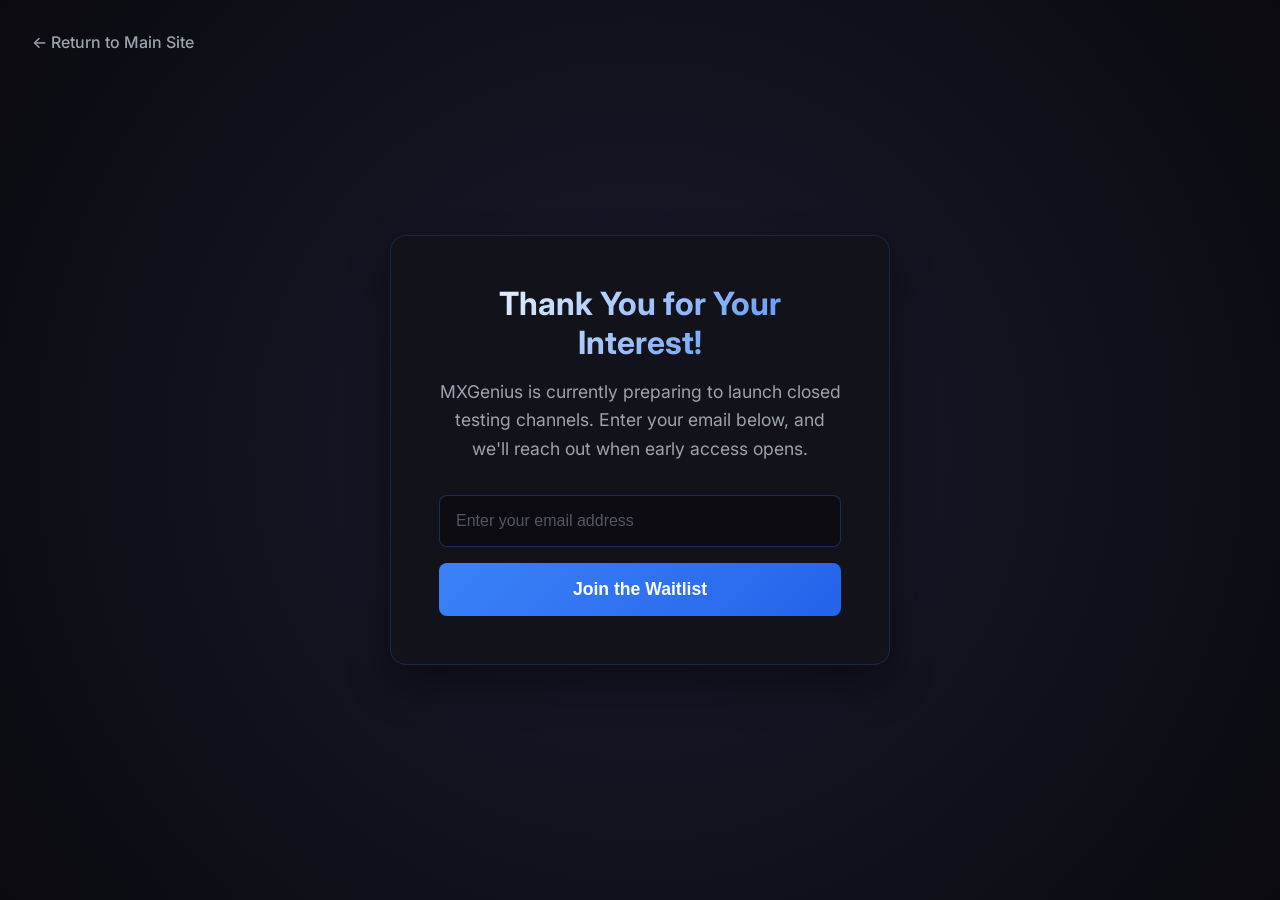
<file: waitlist.html>
<!DOCTYPE html>
<html lang="en">
<head>
    <meta charset="UTF-8">
    <meta name="viewport" content="width=device-width, initial-scale=1.0">
    <title>MXGenius - Early Access</title>
    <link rel="preconnect" href="https://fonts.googleapis.com">
    <link rel="preconnect" href="https://fonts.gstatic.com" crossorigin>
    <link href="https://fonts.googleapis.com/css2?family=Inter:wght@300;400;500;600;700;800&display=swap" rel="stylesheet">
    <style>
        * {
            margin: 0;
            padding: 0;
            box-sizing: border-box;
        }

        :root {
            --bg-dark: #0a0a0f;
            --card-bg: #12121a;
            --primary-blue: #3b82f6;
            --accent-orange: #f97316;
            --text-white: #ffffff;
            --text-gray: #9ca3af;
        }

        body {
            font-family: 'Inter', -apple-system, BlinkMacSystemFont, sans-serif;
            background-color: var(--bg-dark);
            color: var(--text-white);
            height: 100vh;
            display: flex;
            flex-direction: column;
            align-items: center;
            justify-content: center;
            padding: 2rem;
            background: radial-gradient(circle at center, #1a1a2e 0%, var(--bg-dark) 100%);
        }

        .back-link {
            position: absolute;
            top: 2rem;
            left: 2rem;
            color: var(--text-gray);
            text-decoration: none;
            display: flex;
            align-items: center;
            gap: 0.5rem;
            font-weight: 500;
            transition: color 0.3s ease;
        }

        .back-link:hover {
            color: var(--text-white);
        }

        .form-container {
            background: var(--card-bg);
            padding: 3rem;
            border-radius: 1rem;
            border: 1px solid rgba(59, 130, 246, 0.2);
            max-width: 500px;
            width: 100%;
            text-align: center;
            box-shadow: 0 20px 40px rgba(0, 0, 0, 0.4);
        }

        h1 {
            font-size: 2rem;
            font-weight: 700;
            margin-bottom: 1rem;
            background: linear-gradient(135deg, var(--text-white), var(--primary-blue));
            -webkit-background-clip: text;
            -webkit-text-fill-color: transparent;
            background-clip: text;
        }

        p {
            font-size: 1.1rem;
            color: var(--text-gray);
            margin-bottom: 2rem;
            line-height: 1.6;
        }

        form {
            display: flex;
            flex-direction: column;
            gap: 1rem;
        }

        input[type="email"] {
            width: 100%;
            padding: 1rem;
            border-radius: 0.5rem;
            border: 1px solid rgba(59, 130, 246, 0.3);
            background: rgba(10, 10, 15, 0.8);
            color: var(--text-white);
            font-size: 1rem;
            outline: none;
            transition: border-color 0.3s ease;
        }

        input[type="email"]::placeholder {
            color: rgba(156, 163, 175, 0.5);
        }

        input[type="email"]:focus {
            border-color: var(--primary-blue);
            box-shadow: 0 0 0 2px rgba(59, 130, 246, 0.2);
        }

        button {
            padding: 1rem;
            background: linear-gradient(135deg, var(--primary-blue), #2563eb);
            color: var(--text-white);
            border: none;
            border-radius: 0.5rem;
            font-weight: 600;
            font-size: 1.1rem;
            cursor: pointer;
            transition: all 0.3s ease;
        }

        button:hover {
            transform: translateY(-2px);
            box-shadow: 0 10px 20px rgba(59, 130, 246, 0.3);
        }
        
        .success-message {
            display: none;
            color: #10b981;
            font-weight: 500;
            margin-top: 1rem;
            padding: 1rem;
            background: rgba(16, 185, 129, 0.1);
            border-radius: 0.5rem;
            border: 1px solid rgba(16, 185, 129, 0.2);
        }
    </style>
</head>
<body>
    <a href="index.html" class="back-link">← Return to Main Site</a>
    
    <div class="form-container">
        <h1>Thank You for Your Interest!</h1>
        <p>MXGenius is currently preparing to launch closed testing channels. Enter your email below, and we'll reach out when early access opens.</p>
        
        <form id="waitlist-form" action="#" onsubmit="event.preventDefault(); document.getElementById('waitlist-form').style.display='none'; document.getElementById('success-msg').style.display='block';">
            <input type="email" placeholder="Enter your email address" required>
            <button type="submit">Join the Waitlist</button>
        </form>
        
        <div id="success-msg" class="success-message">
            Thanks! You've been added to the list. We'll be in touch soon with next steps.
        </div>
    </div>
</body>
</html>
</file>
